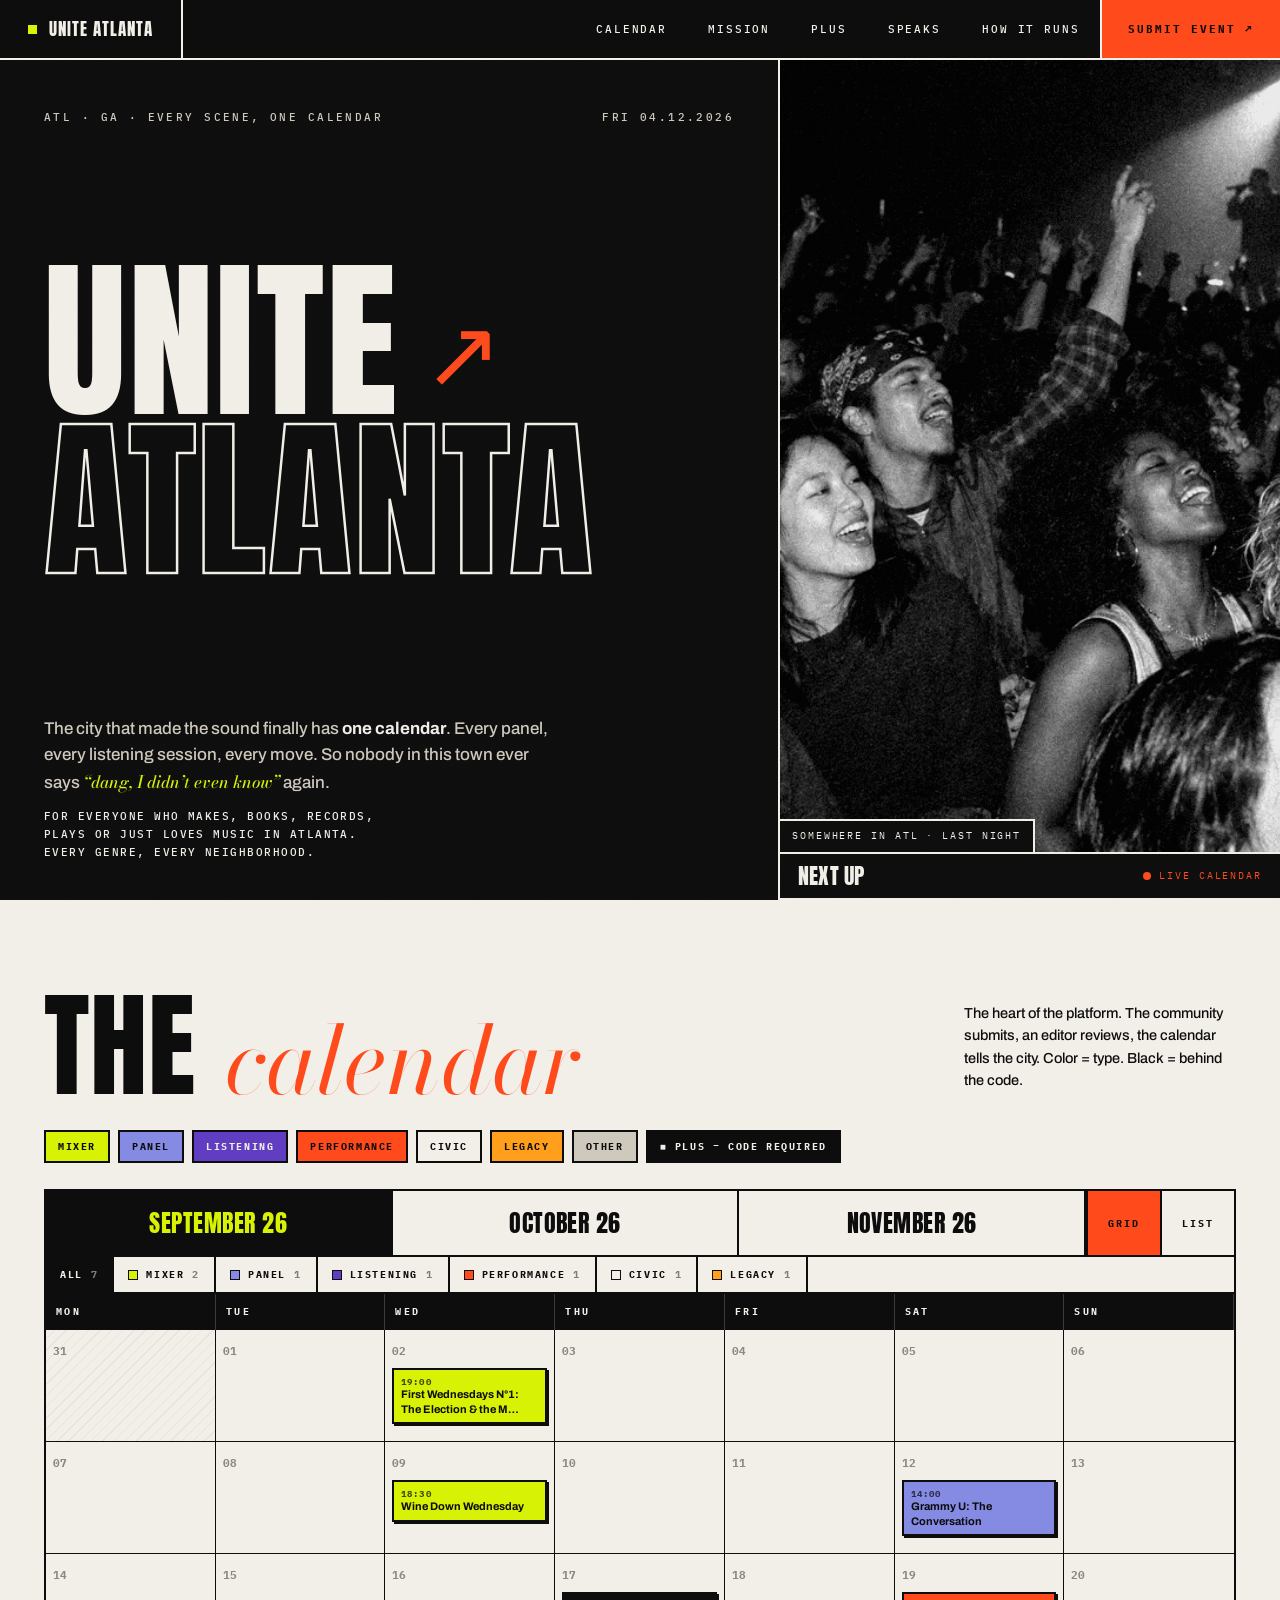
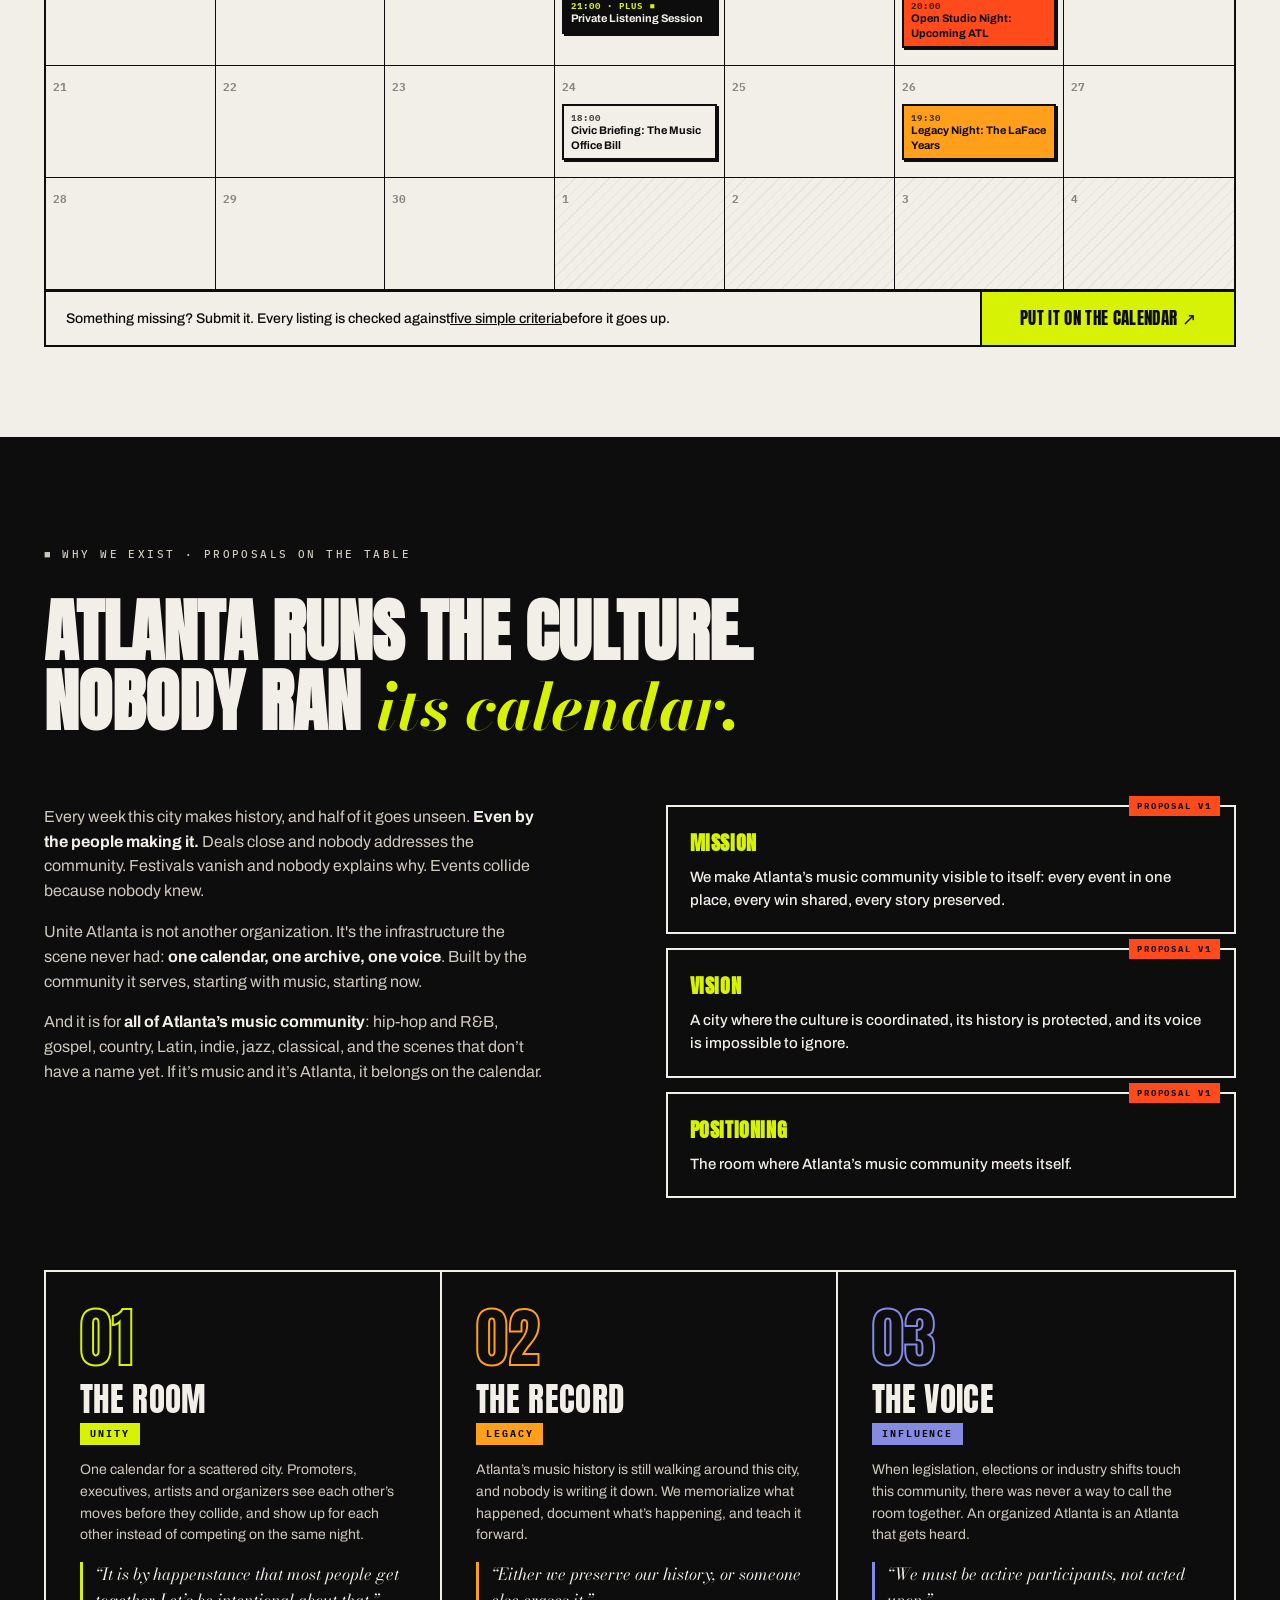
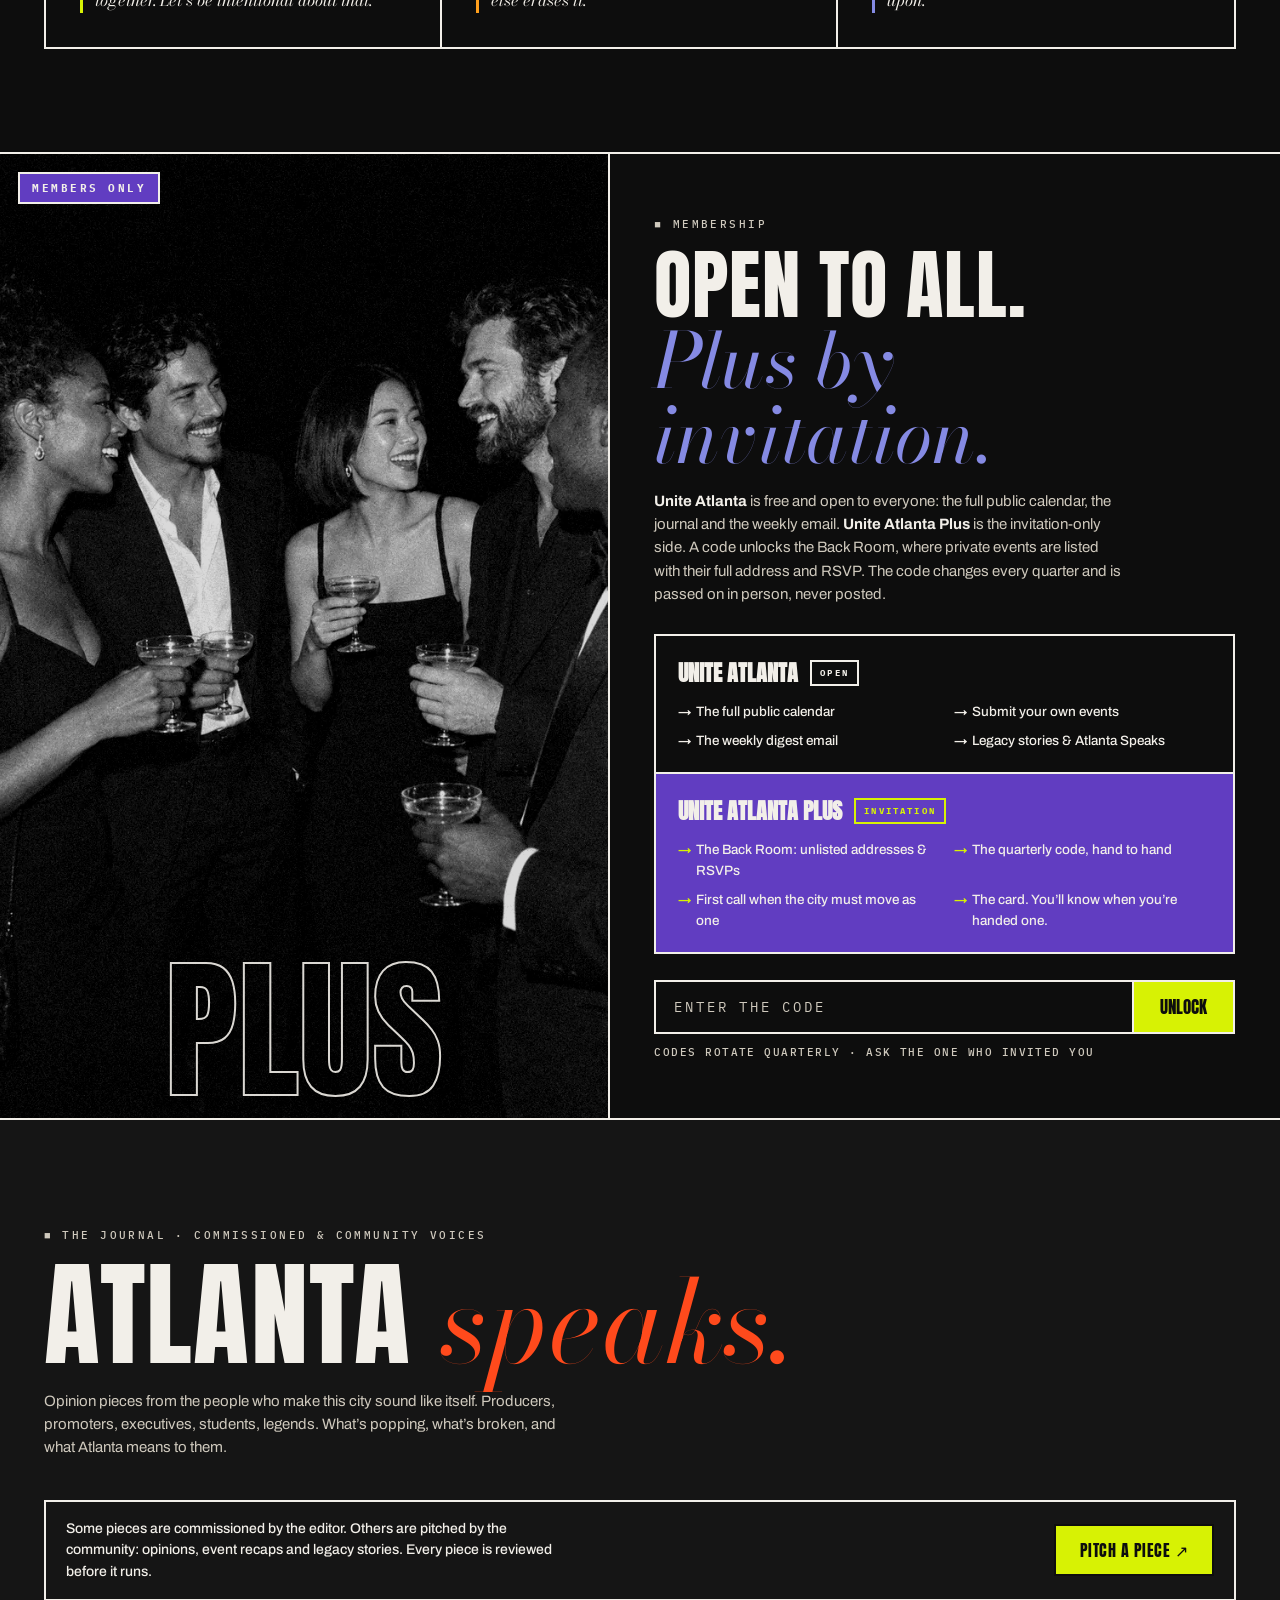
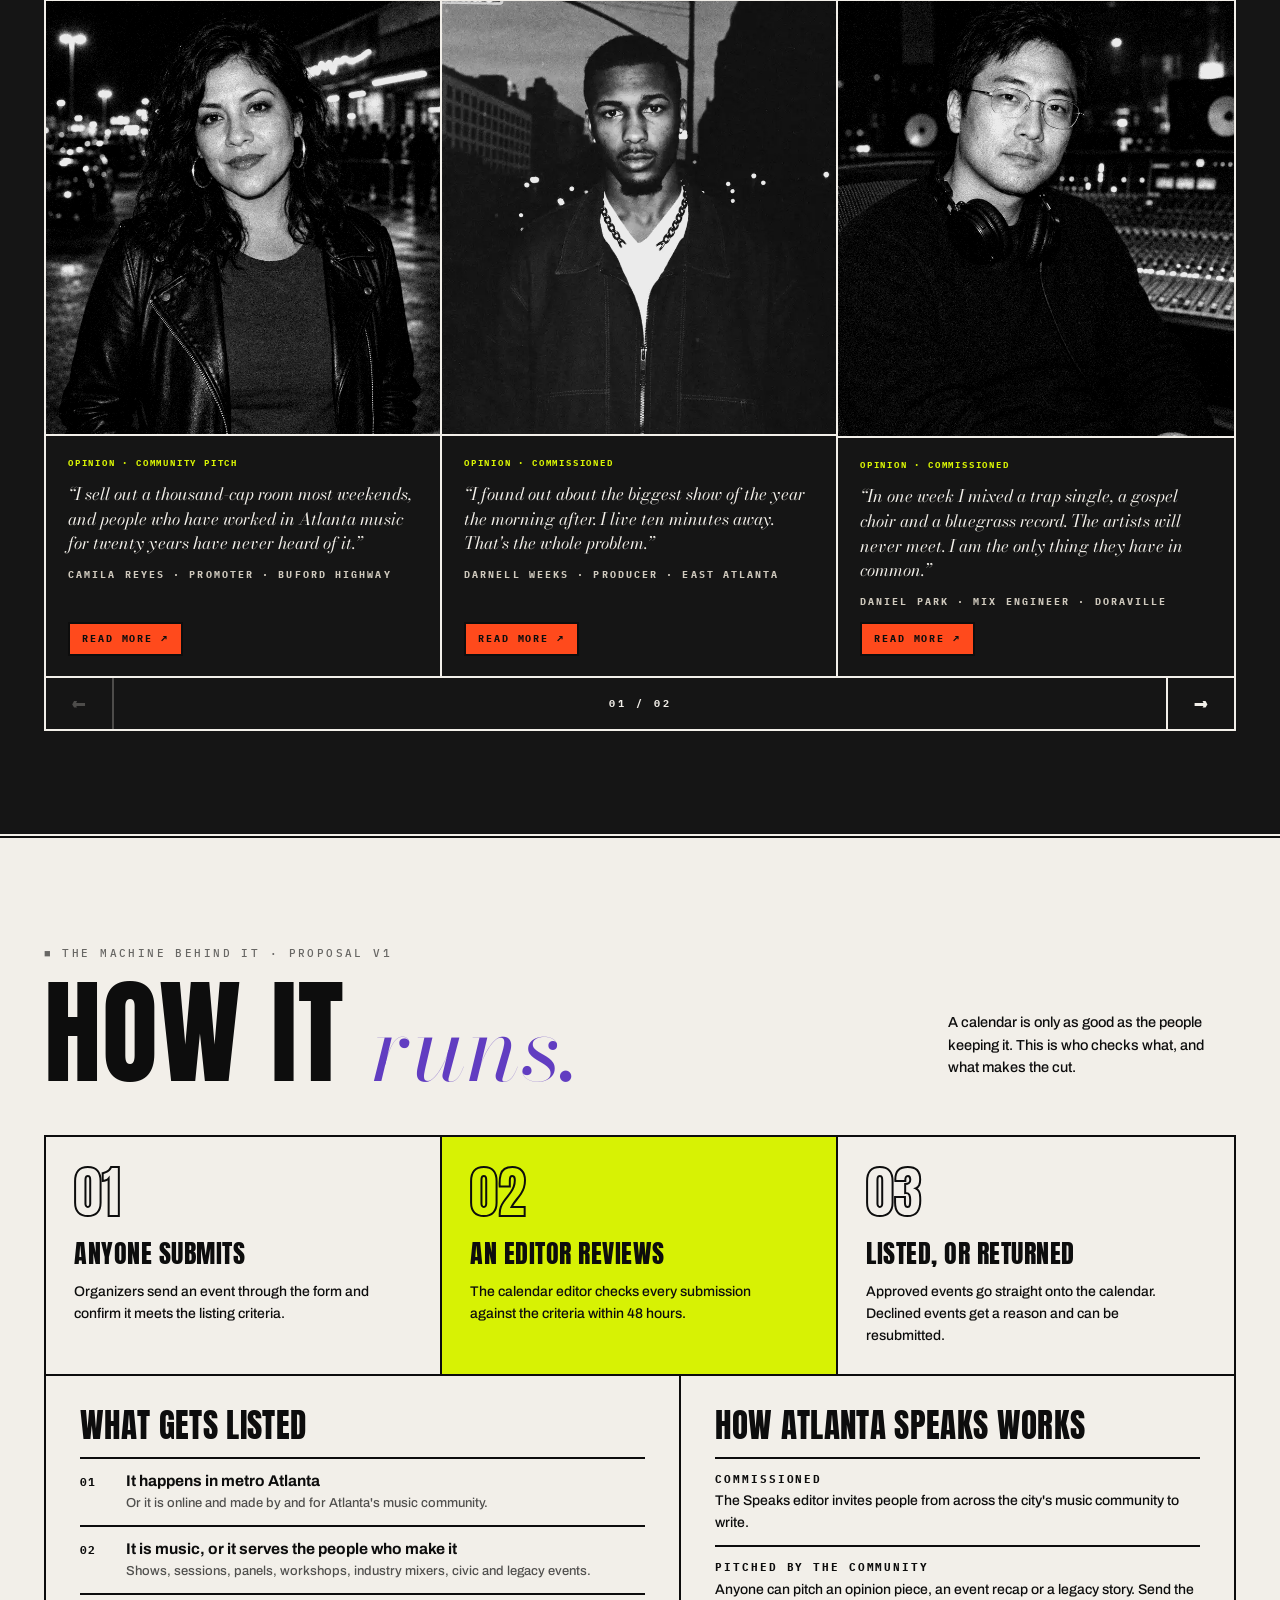
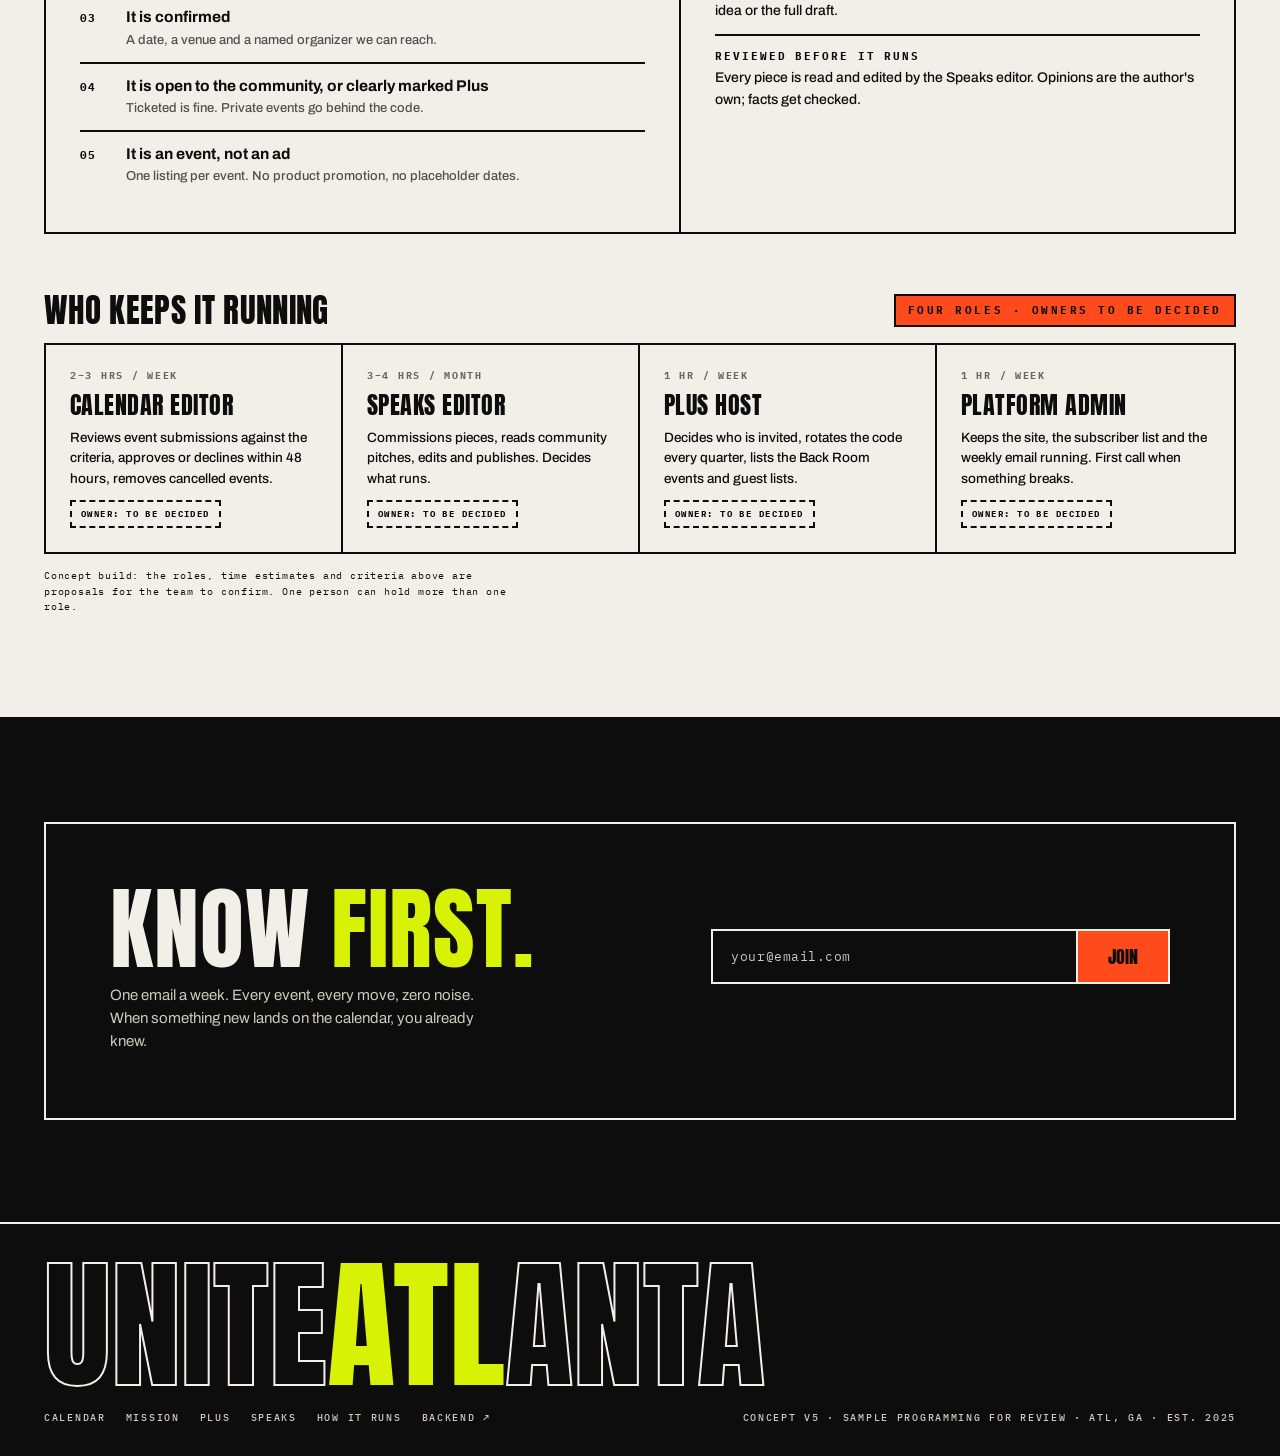
<file: index.html>
<!doctype html>
<html lang="en">
<head>
<meta charset="utf-8">
<meta name="viewport" content="width=device-width, initial-scale=1">
<title>Unite Atlanta</title>
<meta name="description" content="One calendar, one community, one voice for Atlanta's music scene.">
<link rel="icon" href="data:image/svg+xml,<svg xmlns=%22http://www.w3.org/2000/svg%22 viewBox=%220 0 100 100%22><rect width=%22100%22 height=%22100%22 fill=%22%230D0D0D%22/><text y=%2274%22 x=%2250%22 text-anchor=%22middle%22 font-family=%22Arial Black%22 font-size=%2260%22 fill=%22%23D7F204%22>UA</text></svg>">
<link rel="preconnect" href="https://fonts.googleapis.com">
<link rel="preconnect" href="https://fonts.gstatic.com" crossorigin>
<link rel="stylesheet" href="https://fonts.googleapis.com/css2?family=Anton&family=Archivo:ital,wght@0,400;0,500;0,700;0,900;1,400&family=Bodoni+Moda:ital,opsz,wght@0,6..96,400;0,6..96,700;1,6..96,400;1,6..96,600&family=IBM+Plex+Mono:wght@400;500;700&display=swap">
<link rel="stylesheet" href="/assets/styles.css">
</head>
<body>
<script src="/assets/data.js"></script>


<nav>
  <div class="nav-in">
    <a class="nav-brand" href="#top"><span class="dot"></span>Unite Atlanta<span class="plus-badge">PLUS</span></a>
    <div class="nav-links">
      <a href="#calendar">Calendar</a>
      <a href="#mission" class="hideable">Mission</a>
      <a href="#plus" class="hideable">Plus</a>
      <a href="#backroom" class="br-link">Back Room</a>
      <a href="#speaks" class="hideable">Speaks</a>
      <a href="#how" class="hideable">How it runs</a>
      <button class="nav-submit" onclick="openModal('submitModal')">Submit event ↗</button>
    </div>
  </div>
</nav>

<main id="top">

<header class="hero">
  <div class="hero-grid">
    <div class="hero-left">
      <div class="hero-topline">
        <span class="mono-tag">ATL · GA · Every scene, one calendar</span>
        <span class="mono-tag" id="todayStamp">FRI 28.08.2026</span>
      </div>
      <h1 class="masthead d-h">
        <span class="row"><span class="fill">UNITE</span><span class="arrow">↗</span></span>
        <span class="row"><span class="out">ATLANTA</span></span>
      </h1>
      <div>
        <p style="max-width:52ch;font-size:clamp(15px,1.4vw,17px);font-weight:500;color:var(--paper-dim)">
          The city that made the sound finally has <strong style="color:var(--paper)">one calendar</strong>.
          Every panel, every listening session, every move. So nobody in this town ever says
          <em class="serif-i" style="color:var(--lime)">&ldquo;dang, I didn&rsquo;t even know&rdquo;</em> again.
        </p>
        <p class="hero-for">For everyone who makes, books, records, plays or just loves music in Atlanta. Every genre, every neighborhood.</p>
      </div>
    </div>
    <div class="hero-right">
      <div class="hero-photo">
        <img src="/img/crowd.webp" alt="A mixed crowd at a concert in an Atlanta club, hands raised, black and white">
        <span class="cap">Somewhere in ATL · last night</span>
      </div>
      <div class="nextup">
        <div class="nextup-head">
          <span class="d-h">Next up</span>
          <span class="live"><i></i>Live calendar</span>
        </div>
        <div id="nextUpRows"></div>
      </div>
    </div>
  </div>
</header>

<section id="calendar">
  <div class="wrap">
    <div class="cal-head rv">
      <h2 class="d-h">The <span class="serif-i">calendar</span></h2>
      <p class="side">The heart of the platform. The community submits, an editor reviews, the calendar tells the city. Color = type. Black = behind the code.</p>
    </div>
    <div class="legend rv" id="legendBar"></div>
    <div class="cal-shell grid-mode rv" id="calShell">
      <div class="cal-toolbar">
        <div class="month-tabs" id="monthTabs"></div>
        <div class="view-toggle">
          <button id="vGrid" class="on">Grid</button>
          <button id="vList">List</button>
        </div>
      </div>
      <div class="filters" id="filterBar"></div>
      <div class="cal-grid-head"><div>Mon</div><div>Tue</div><div>Wed</div><div>Thu</div><div>Fri</div><div>Sat</div><div>Sun</div></div>
      <div class="cal-grid" id="calGrid"></div>
      <div class="cal-list" id="calList"></div>
      <div class="cal-empty" id="calEmpty">Nothing on the books. Yet.</div>
      <div class="cal-foot">
        <p>Something missing? Submit it. Every listing is checked against <a href="#how" style="text-decoration:underline">five simple criteria</a> before it goes up.</p>
        <button onclick="openModal('submitModal')">Put it on the calendar ↗</button>
      </div>
    </div>
  </div>
</section>

<section id="mission">
  <div class="wrap">
    <p class="mono-tag rv" style="color:var(--paper-dim)">■ Why we exist · proposals on the table</p>
    <h2 class="man-state rv">
      Atlanta runs the culture.<br>
      Nobody ran <span class="serif-i">its calendar.</span>
    </h2>
    <div class="man-body">
      <div class="man-copy rv">
        <p>Every week this city makes history, and half of it goes unseen. <strong>Even by the people making it.</strong> Deals close and nobody addresses the community. Festivals vanish and nobody explains why. Events collide because nobody knew.</p>
        <p>Unite Atlanta is not another organization. It's the infrastructure the scene never had: <strong>one calendar, one archive, one voice</strong>. Built by the community it serves, starting with music, starting now.</p>
        <p>And it is for <strong>all of Atlanta&rsquo;s music community</strong>: hip-hop and R&amp;B, gospel, country, Latin, indie, jazz, classical, and the scenes that don&rsquo;t have a name yet. If it&rsquo;s music and it&rsquo;s Atlanta, it belongs on the calendar.</p>
      </div>
      <div class="mv-stack rv">
        <div class="mv-card" data-v="Proposal v1">
          <h3>Mission</h3>
          <p>We make Atlanta&rsquo;s music community visible to itself: every event in one place, every win shared, every story preserved.</p>
        </div>
        <div class="mv-card" data-v="Proposal v1">
          <h3>Vision</h3>
          <p>A city where the culture is coordinated, its history is protected, and its voice is impossible to ignore.</p>
        </div>
        <div class="mv-card" data-v="Proposal v1">
          <h3>Positioning</h3>
          <p>The room where Atlanta&rsquo;s music community meets itself.</p>
        </div>
      </div>
    </div>
    <div class="pillars">
      <div class="pillar rv" style="--pc:var(--lime)">
        <div class="num">01</div>
        <h3 class="d-h">The Room</h3>
        <span class="tag">Unity</span>
        <p>One calendar for a scattered city. Promoters, executives, artists and organizers see each other&rsquo;s moves before they collide, and show up for each other instead of competing on the same night.</p>
        <blockquote>&ldquo;It is by happenstance that most people get together. Let&rsquo;s be intentional about that.&rdquo;</blockquote>
      </div>
      <div class="pillar rv" style="--pc:var(--amber)">
        <div class="num">02</div>
        <h3 class="d-h">The Record</h3>
        <span class="tag">Legacy</span>
        <p>Atlanta&rsquo;s music history is still walking around this city, and nobody is writing it down. We memorialize what happened, document what&rsquo;s happening, and teach it forward.</p>
        <blockquote>&ldquo;Either we preserve our history, or someone else erases it.&rdquo;</blockquote>
      </div>
      <div class="pillar rv" style="--pc:var(--peri)">
        <div class="num">03</div>
        <h3 class="d-h">The Voice</h3>
        <span class="tag">Influence</span>
        <p>When legislation, elections or industry shifts touch this community, there was never a way to call the room together. An organized Atlanta is an Atlanta that gets heard.</p>
        <blockquote>&ldquo;We must be active participants, not acted upon.&rdquo;</blockquote>
      </div>
    </div>
  </div>
</section>

<section id="plus">
  <div class="plus-grid">
    <div class="plus-photo">
      <img src="/img/plusroom.webp" alt="A group of music-industry friends talking at a private reception, black and white">
      <span class="stamp ph-tag">Members only</span>
      <div class="bigword">Plus</div>
    </div>
    <div class="plus-right">
      <p class="mono-tag" style="color:var(--paper-dim)">■ Membership</p>
      <h2 class="d-h" style="margin-top:14px">Open to all.<br><span class="serif-i">Plus by invitation.</span></h2>
      <p class="intro"><strong style="color:var(--paper)">Unite Atlanta</strong> is free and open to everyone: the full public calendar, the journal and the weekly email. <strong style="color:var(--paper)">Unite Atlanta Plus</strong> is the invitation-only side. A code unlocks the Back Room, where private events are listed with their full address and RSVP. The code changes every quarter and is passed on in person, never posted.</p>
      <div class="tiers">
        <div class="tier">
          <h3>Unite Atlanta <span class="stamp">Open</span></h3>
          <ul>
            <li>The full public calendar</li>
            <li>Submit your own events</li>
            <li>The weekly digest email</li>
            <li>Legacy stories &amp; Atlanta Speaks</li>
          </ul>
        </div>
        <div class="tier plus-tier">
          <h3>Unite Atlanta Plus <span class="stamp" style="color:var(--lime)">Invitation</span></h3>
          <ul>
            <li>The Back Room: unlisted addresses &amp; RSVPs</li>
            <li>The quarterly code, hand to hand</li>
            <li>First call when the city must move as one</li>
            <li>The card. You&rsquo;ll know when you&rsquo;re handed one.</li>
          </ul>
        </div>
      </div>
      <div class="code-zone">
        <form id="codeForm">
          <input id="codeInput" placeholder="ENTER THE CODE" autocomplete="off" aria-label="Plus access code">
          <button type="submit">Unlock</button>
        </form>
        <p class="code-msg" id="codeMsg">Codes rotate quarterly · ask the one who invited you</p>
      </div>
    </div>
  </div>
</section>

<section id="backroom">
  <div class="br-grid">
    <div class="br-left">
      <p class="mono-tag" style="color:rgba(242,239,233,.7)">■ Plus members only</p>
      <h2 class="d-h" style="margin-top:14px">The Back <span class="serif-i">Room.</span></h2>
      <p class="intro">You&rsquo;re in. These are the rooms that don&rsquo;t get posted: full addresses, door protocols and RSVPs, visible only behind the code. What happens here stays here, but what starts here moves the whole city.</p>
      <div class="br-events" id="brEvents"></div>
      <div class="br-meta">
        <span class="stamp">Code rotates: <span id="brRotates">01 OCT 2026</span></span>
        <span class="stamp">Concierge: plus@unite-atl.com</span>
      </div>
    </div>
    <div class="br-photo">
      <img src="/img/backroom.webp" alt="A mixed group at a private listening session in a dark lounge, black and white">
      <span class="cap">The listening, last quarter</span>
    </div>
  </div>
</section>

<section id="speaks">
  <div class="wrap">
    <p class="mono-tag rv" style="color:var(--paper-dim)">■ The journal · commissioned &amp; community voices</p>
    <h2 class="d-h rv" style="margin-top:14px">Atlanta <span class="serif-i">speaks.</span></h2>
    <p class="intro rv">Opinion pieces from the people who make this city sound like itself. Producers, promoters, executives, students, legends. What&rsquo;s popping, what&rsquo;s broken, and what Atlanta means to them.</p>
    <div class="speaks-how rv">
      <p>Some pieces are commissioned by the editor. Others are pitched by the community: opinions, event recaps and legacy stories. Every piece is reviewed before it runs.</p>
      <button class="btn-lime" onclick="openModal('pitchModal')">Pitch a piece ↗</button>
    </div>
    <div class="voices rv" id="voicesWrap"></div>
    <div class="speaks-pager" id="speaksPager" style="display:none"></div>
  </div>
</section>

<section id="how">
  <div class="wrap">
    <p class="mono-tag rv" style="opacity:.6">■ The machine behind it · proposal v1</p>
    <div class="how-head rv">
      <h2 class="d-h">How it <span class="serif-i">runs.</span></h2>
      <p class="side">A calendar is only as good as the people keeping it. This is who checks what, and what makes the cut.</p>
    </div>
    <div class="how-steps rv" id="howSteps"></div>
    <div class="how-grid">
      <div class="how-col rv">
        <h3 class="d-h">What gets listed</h3>
        <ol class="crit-list" id="howCriteria"></ol>
      </div>
      <div class="how-col rv">
        <h3 class="d-h">How Atlanta Speaks works</h3>
        <ul class="policy-list" id="howPolicy"></ul>
      </div>
    </div>
    <div class="roles-head rv">
      <h3 class="d-h">Who keeps it running</h3>
      <span class="stamp">Four roles · owners to be decided</span>
    </div>
    <div class="roles rv" id="howRoles"></div>
    <p class="how-note rv">Concept build: the roles, time estimates and criteria above are proposals for the team to confirm. One person can hold more than one role.</p>
  </div>
</section>

<section id="join">
  <div class="wrap">
    <div class="join-box rv">
      <div class="join-in">
        <div>
          <h2 class="d-h">Know <span class="lime">first.</span></h2>
          <p class="sub">One email a week. Every event, every move, zero noise. When something new lands on the calendar, you already knew.</p>
        </div>
        <div class="join-form">
          <form id="mailForm">
            <input id="mailInput" type="email" required placeholder="your@email.com" aria-label="Email address">
            <button type="submit">Join</button>
          </form>
          <p class="done" id="mailDone"></p>
        </div>
      </div>
    </div>
  </div>
</section>

</main>

<footer>
  <div class="foot-mast" aria-hidden="true">UNITE<em>ATL</em>ANTA</div>
  <div class="foot-bar">
    <div class="fl">
      <a href="#calendar">Calendar</a><a href="#mission">Mission</a><a href="#plus">Plus</a><a href="#speaks">Speaks</a><a href="#how">How it runs</a>
      <a href="/admin">Backend ↗</a>
    </div>
    <p>Concept v5 · sample programming for review · ATL, GA · est. 2025</p>
  </div>
</footer>



<div class="modal-bg" id="eventModal" role="dialog" aria-modal="true">
  <div class="modal">
    <button class="x" onclick="closeModal('eventModal')" aria-label="Close">✕</button>
    <div id="eventModalBody"></div>
  </div>
</div>

<div class="modal-bg article-modal" id="articleModal" role="dialog" aria-modal="true">
  <div class="modal">
    <button class="x" onclick="closeModal('articleModal')" aria-label="Close">✕</button>
    <div id="articleModalBody"></div>
  </div>
</div>

<div class="modal-bg" id="submitModal" role="dialog" aria-modal="true">
  <div class="modal">
    <button class="x" onclick="closeModal('submitModal')" aria-label="Close">✕</button>
    <p class="m-cat"><span>Submit an event</span></p>
    <h3>Put your move on the city&rsquo;s calendar.</h3>
    <p class="m-desc">Every submission is reviewed by the calendar editor before it is listed. Choose Plus if the address should stay behind the code.</p>
    <div class="crit-box">
      <p class="crit-h">What gets listed</p>
      <ol id="submitCriteria"></ol>
    </div>
    <form id="submitForm">
      <div class="row">
        <label>Your name<input required name="name"></label>
        <label>Email<input required type="email" name="email"></label>
      </div>
      <label>Organizer or organization<input required name="org" placeholder="Who is putting this on?"></label>
      <label>Event title<input required name="title"></label>
      <div class="row">
        <label>Date<input required type="date" name="date" id="subDate"></label>
        <label>Start time<input required type="time" name="time" value="19:00"></label>
      </div>
      <label>Venue<input required name="venue"></label>
      <div class="row">
        <label>Type<select name="type"><option value="mixer">Mixer</option><option value="panel">Panel</option><option value="listening">Listening session</option><option value="performance">Performance</option><option value="civic">Civic</option><option value="legacy">Legacy</option><option value="other">Other</option></select></label>
        <label>Listing<select name="tier"><option value="open">Open · everyone</option><option value="plus">Plus · code required</option></select></label>
      </div>
      <label>Event social link<input type="url" name="social" placeholder="https://instagram.com/yourevent"></label>
      <label>Flyer / image<input type="file" id="subImg" accept="image/*"></label>
      <div class="up-preview" id="upPreview"><img id="upPreviewImg" alt="Upload preview"></div>
      <label>Tell us about it<textarea rows="3" name="desc"></textarea></label>
      <label class="check"><input type="checkbox" required name="confirm"><span>This event is confirmed and meets the listing criteria above.</span></label>
      <button class="btn-ink" type="submit" id="subBtn">Send for review ↗</button>
    </form>
    <div class="form-done" id="submitDone">
      <p>Received.</p>
      <small id="submitDoneNote">The team reviews &amp; publishes within 48 hours</small>
    </div>
  </div>
</div>

<div class="modal-bg" id="pitchModal" role="dialog" aria-modal="true">
  <div class="modal">
    <button class="x" onclick="closeModal('pitchModal')" aria-label="Close">✕</button>
    <p class="m-cat"><span>Atlanta Speaks</span><span>Pitch a piece</span></p>
    <h3>Say it to the whole city.</h3>
    <p class="m-desc">Send an idea or a full draft. The Speaks editor reads every pitch and replies either way. Opinion pieces, event recaps and legacy stories, 500 to 900 words.</p>
    <form id="pitchForm">
      <div class="row">
        <label>Your name<input required name="name"></label>
        <label>Email<input required type="email" name="email"></label>
      </div>
      <div class="row">
        <label>What you do · where<input required name="role" placeholder="DJ · West End"></label>
        <label>Type<select name="kind"><option>Opinion</option><option>Event recap</option><option>Legacy story</option></select></label>
      </div>
      <label>Working title<input required name="title"></label>
      <label>The pitch, or the full draft<textarea required rows="5" name="pitch"></textarea></label>
      <label>Link to your work (optional)<input type="url" name="link" placeholder="https://"></label>
      <button class="btn-ink" type="submit">Send to the editor ↗</button>
    </form>
    <div class="form-done" id="pitchDone">
      <p>Received.</p>
      <small>The Speaks editor replies within two weeks</small>
    </div>
  </div>
</div>

<script src="/assets/site.js"></script>
</body>
</html>
</file>
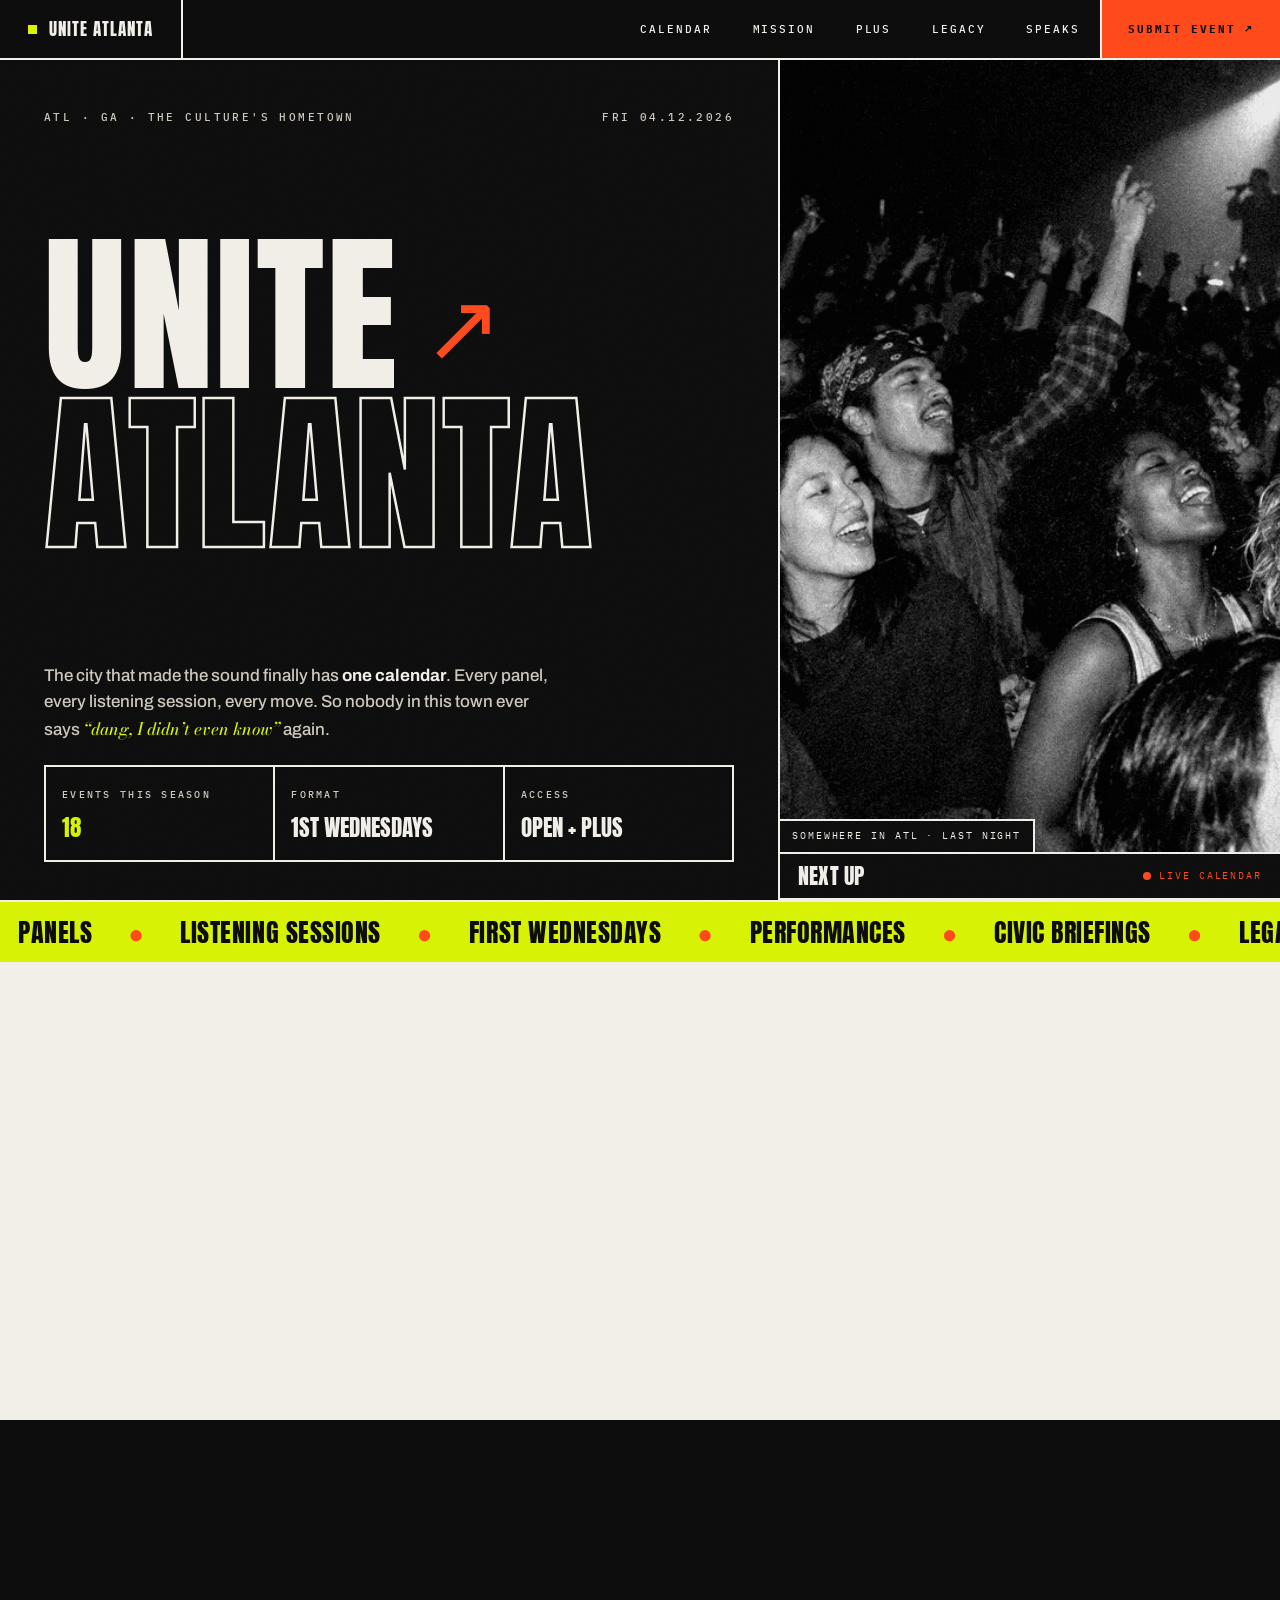
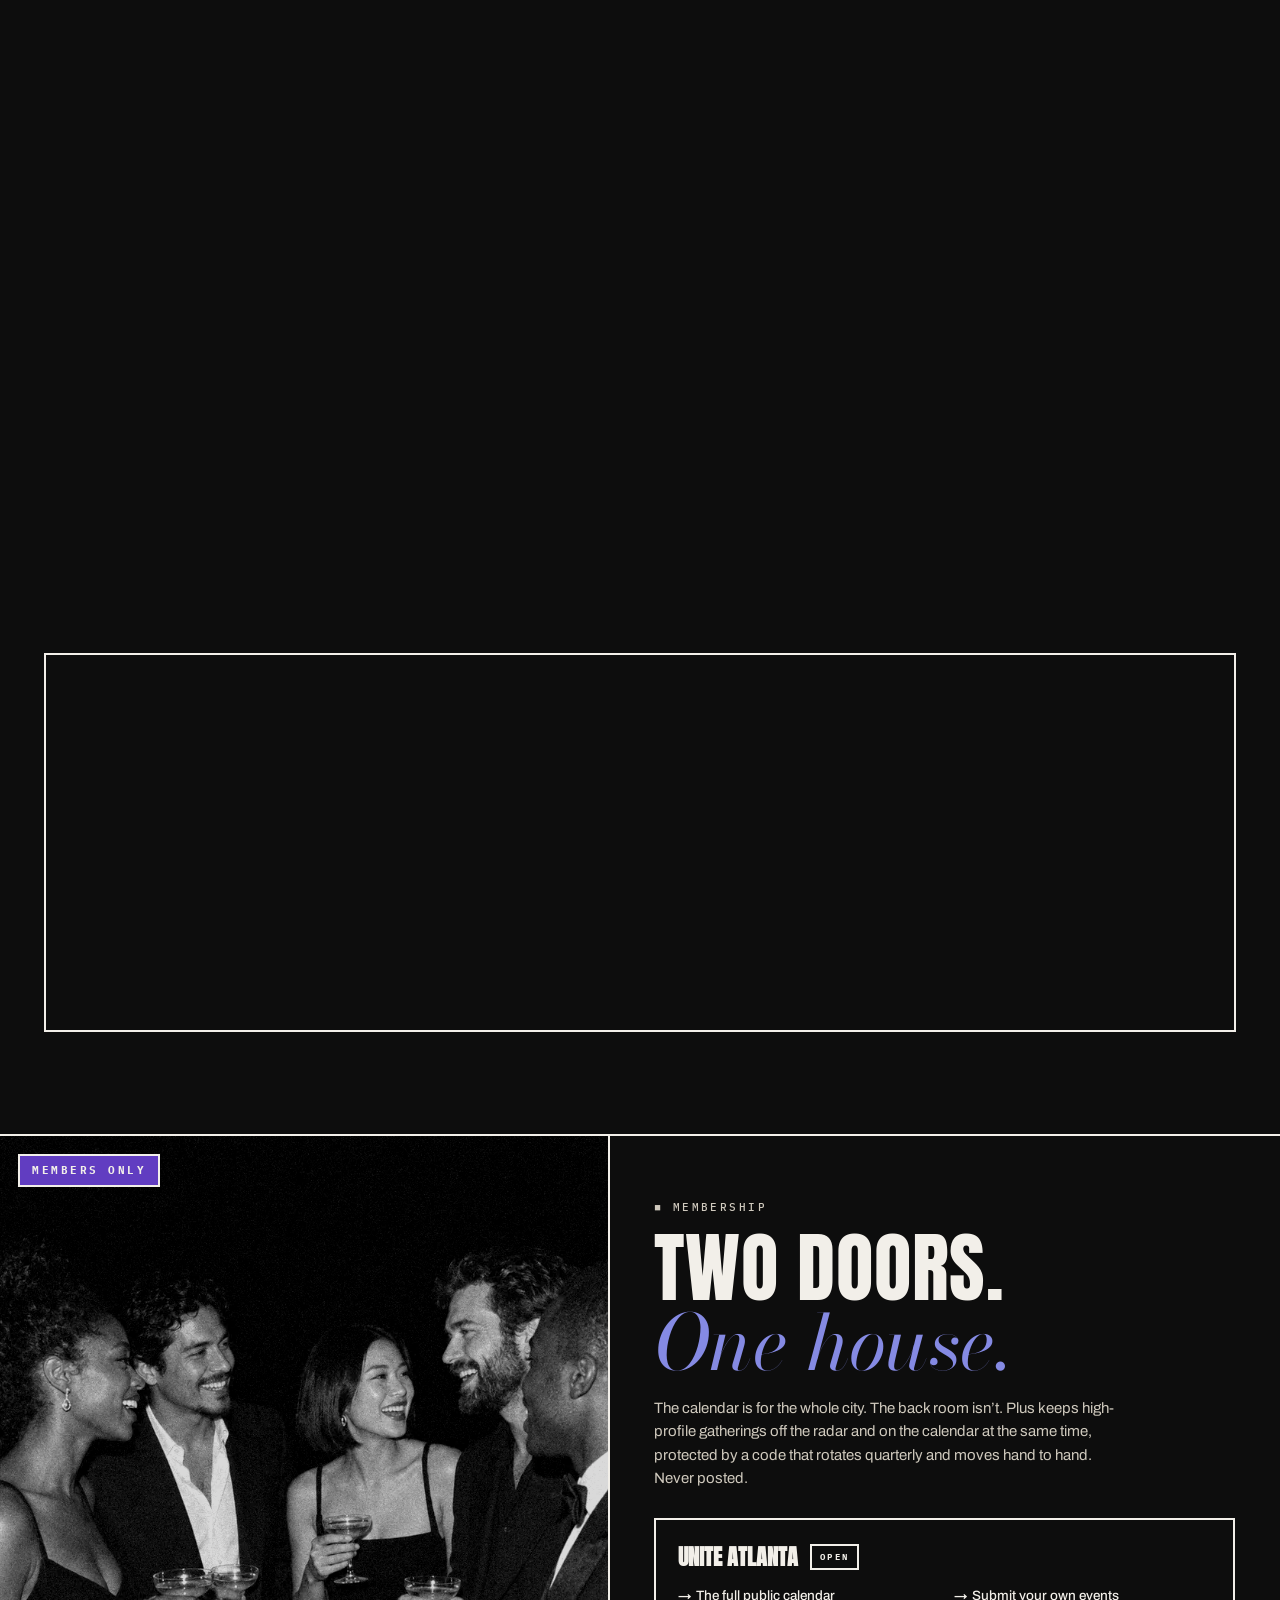
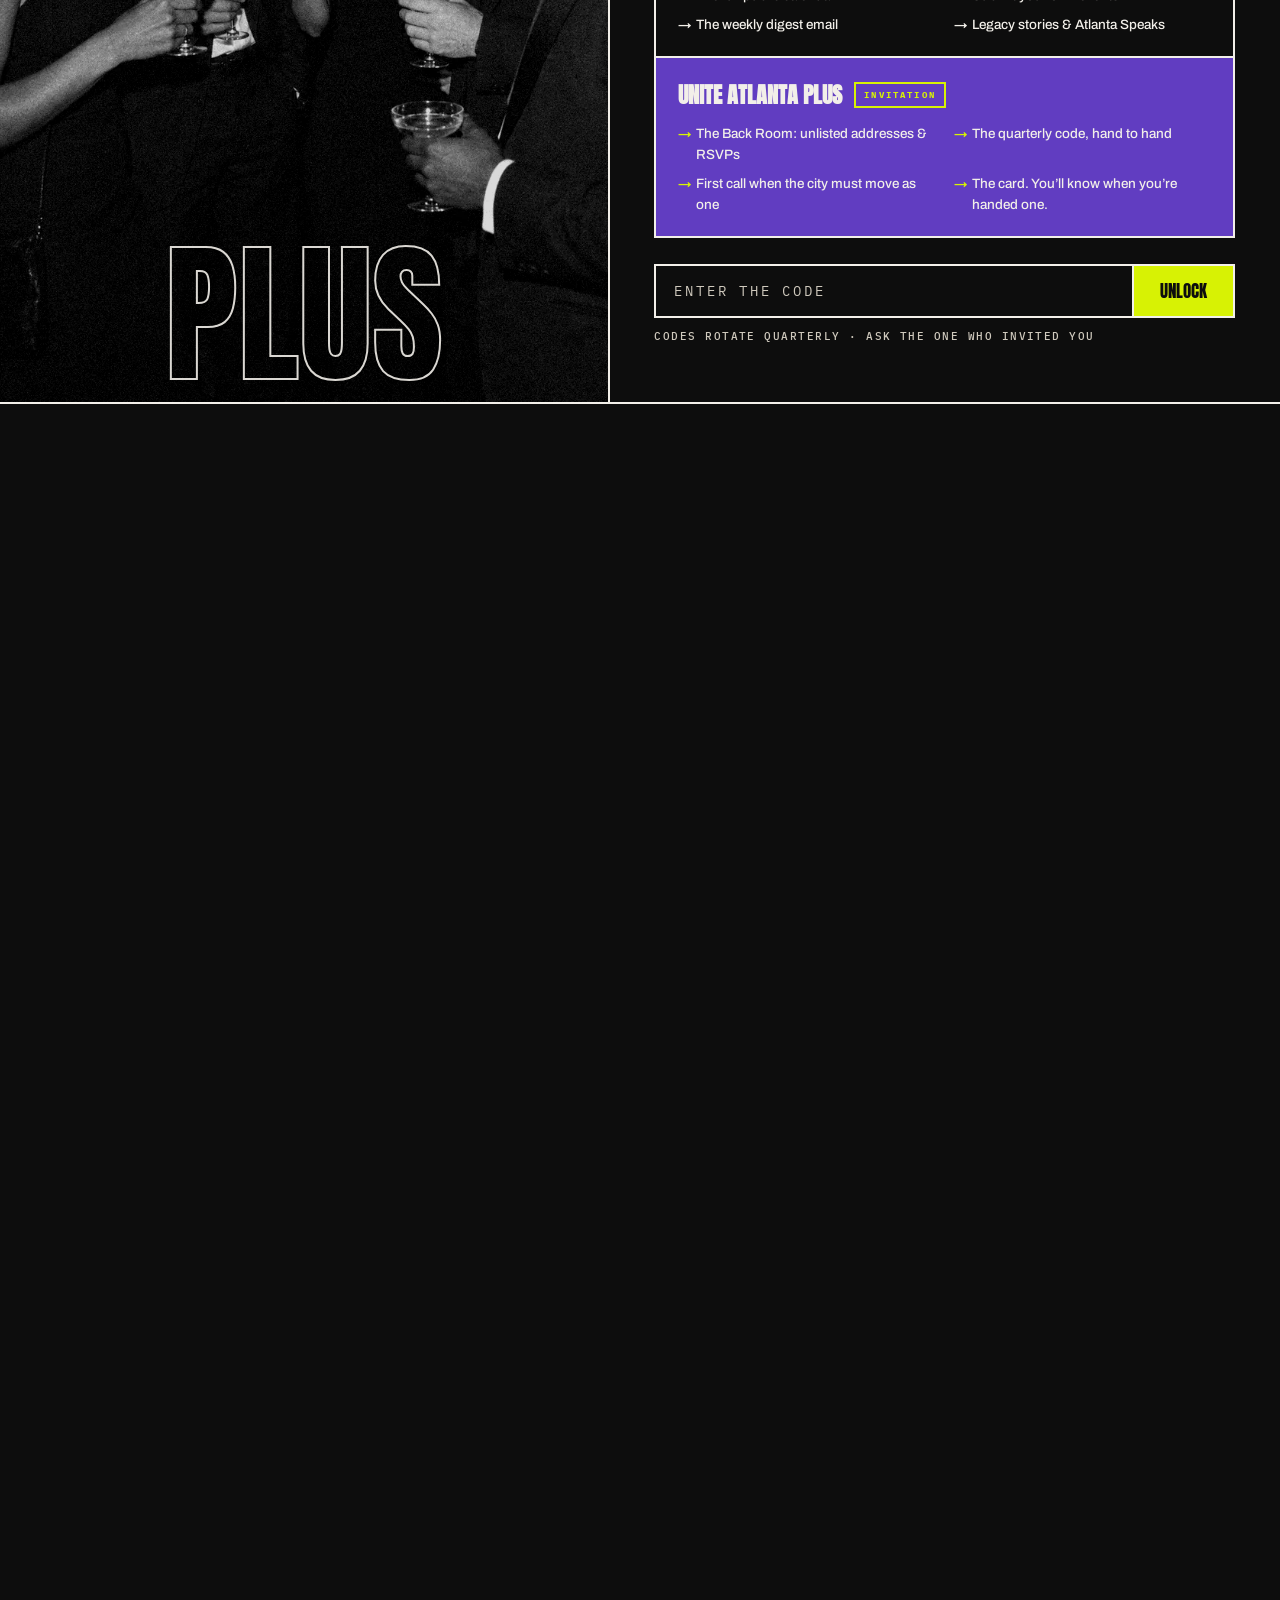
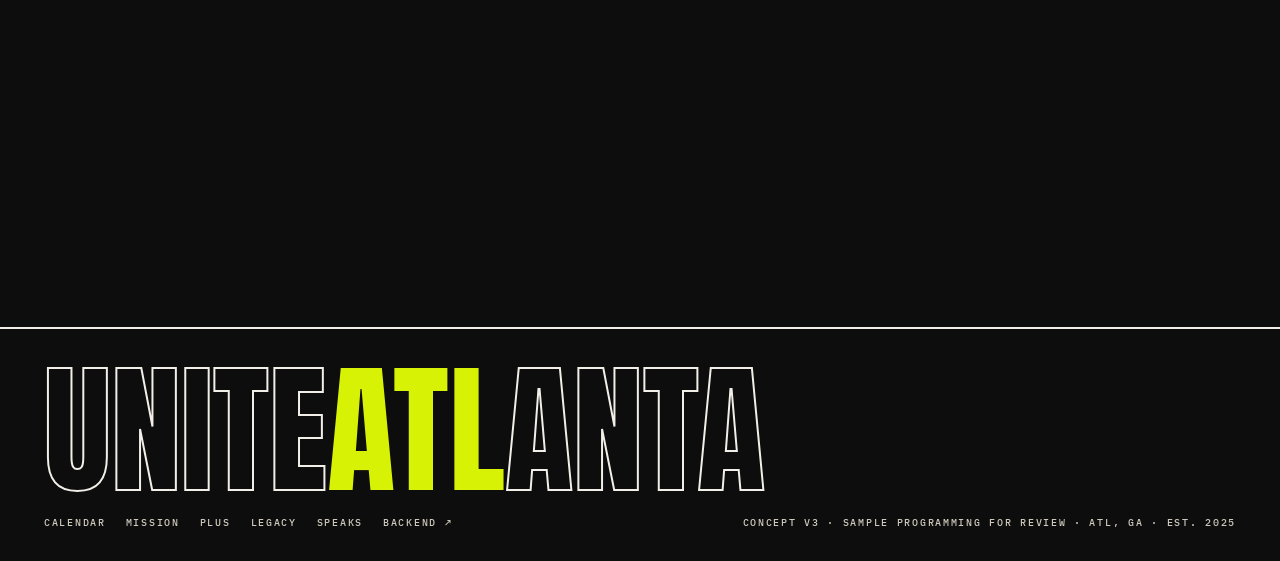
<file: site/index.html>
<!doctype html>
<html lang="en">
<head>
<meta charset="utf-8">
<meta name="viewport" content="width=device-width, initial-scale=1">
<title>Unite Atlanta</title>
<meta name="description" content="One calendar, one community, one voice for Atlanta's music scene.">
<link rel="icon" href="data:image/svg+xml,<svg xmlns=%22http://www.w3.org/2000/svg%22 viewBox=%220 0 100 100%22><rect width=%22100%22 height=%22100%22 fill=%22%230D0D0D%22/><text y=%2274%22 x=%2250%22 text-anchor=%22middle%22 font-family=%22Arial Black%22 font-size=%2260%22 fill=%22%23D7F204%22>UA</text></svg>">
<link rel="preconnect" href="https://fonts.googleapis.com">
<link rel="preconnect" href="https://fonts.gstatic.com" crossorigin>
<link rel="stylesheet" href="https://fonts.googleapis.com/css2?family=Anton&family=Archivo:ital,wght@0,400;0,500;0,700;0,900;1,400&family=Bodoni+Moda:ital,opsz,wght@0,6..96,400;0,6..96,700;1,6..96,400;1,6..96,600&family=IBM+Plex+Mono:wght@400;500;700&display=swap">
<link rel="stylesheet" href="/assets/styles.css">
</head>
<body>
<script src="/assets/data.js"></script>


<nav>
  <div class="nav-in">
    <a class="nav-brand" href="#top"><span class="dot"></span>Unite Atlanta<span class="plus-badge">PLUS</span></a>
    <div class="nav-links">
      <a href="#calendar">Calendar</a>
      <a href="#mission" class="hideable">Mission</a>
      <a href="#plus" class="hideable">Plus</a>
      <a href="#backroom" class="br-link">Back Room</a>
      <a href="#legacy" class="hideable">Legacy</a>
      <a href="#speaks" class="hideable">Speaks</a>
      <button class="nav-submit" onclick="openModal('submitModal')">Submit event ↗</button>
    </div>
  </div>
</nav>

<main id="top">

<header class="hero">
  <div class="hero-grid">
    <div class="hero-left">
      <div class="hero-topline">
        <span class="mono-tag">ATL · GA · The culture's hometown</span>
        <span class="mono-tag" id="todayStamp">FRI 28.08.2026</span>
      </div>
      <h1 class="masthead d-h">
        <span class="row"><span class="fill">UNITE</span><span class="arrow">↗</span></span>
        <span class="row"><span class="out">ATLANTA</span></span>
      </h1>
      <div>
        <p style="max-width:52ch;font-size:clamp(15px,1.4vw,17px);font-weight:500;color:var(--paper-dim)">
          The city that made the sound finally has <strong style="color:var(--paper)">one calendar</strong>.
          Every panel, every listening session, every move. So nobody in this town ever says
          <em class="serif-i" style="color:var(--lime)">&ldquo;dang, I didn&rsquo;t even know&rdquo;</em> again.
        </p>
        <div class="hero-state" style="margin-top:22px">
          <div><span class="k">Events this season</span><div class="v lm" id="statEvents">18</div></div>
          <div><span class="k">Format</span><div class="v">1st Wednesdays</div></div>
          <div><span class="k">Access</span><div class="v">Open + Plus</div></div>
        </div>
      </div>
    </div>
    <div class="hero-right">
      <div class="hero-photo">
        <img src="/img/crowd.webp" alt="Concert crowd in an Atlanta club, hands raised, black and white">
        <span class="cap">Somewhere in ATL · last night</span>
      </div>
      <div class="nextup">
        <div class="nextup-head">
          <span class="d-h">Next up</span>
          <span class="live"><i></i>Live calendar</span>
        </div>
        <div id="nextUpRows"></div>
      </div>
    </div>
  </div>
</header>

<div class="marquee" aria-hidden="true">
  <div class="marquee-track" id="marqueeTrack">
    <span>Panels<i>●</i></span><span>Listening sessions<i>●</i></span><span>First Wednesdays<i>●</i></span><span>Performances<i>●</i></span><span>Civic briefings<i>●</i></span><span>Legacy nights<i>●</i></span><span>Wine Down Wednesday<i>●</i></span><span>Black Music Week<i>●</i></span>
  </div>
</div>

<section id="calendar">
  <div class="wrap">
    <div class="cal-head rv">
      <h2 class="d-h">The <span class="serif-i">calendar</span></h2>
      <p class="side">The heart of the platform. The community submits, the calendar tells the city. Color = type. Black = behind the code.</p>
    </div>
    <div class="legend rv" id="legendBar"></div>
    <div class="cal-shell grid-mode rv" id="calShell">
      <div class="cal-toolbar">
        <div class="month-tabs" id="monthTabs"></div>
        <div class="view-toggle">
          <button id="vGrid" class="on">Grid</button>
          <button id="vList">List</button>
        </div>
      </div>
      <div class="filters" id="filterBar"></div>
      <div class="cal-grid-head"><div>Mon</div><div>Tue</div><div>Wed</div><div>Thu</div><div>Fri</div><div>Sat</div><div>Sun</div></div>
      <div class="cal-grid" id="calGrid"></div>
      <div class="cal-list" id="calList"></div>
      <div class="cal-empty" id="calEmpty">Nothing on the books. Yet.</div>
      <div class="cal-foot">
        <p>Something missing? That's literally the problem we exist to solve.</p>
        <button onclick="openModal('submitModal')">Put it on the calendar ↗</button>
      </div>
    </div>
  </div>
</section>

<section id="mission">
  <div class="wrap">
    <p class="mono-tag rv" style="color:var(--paper-dim)">■ Why we exist · proposals on the table</p>
    <h2 class="man-state rv">
      Atlanta runs the culture.<br>
      Nobody ran <span class="serif-i">its calendar.</span>
    </h2>
    <div class="man-body">
      <div class="man-copy rv">
        <p>Every week this city makes history, and half of it goes unseen. <strong>Even by the people making it.</strong> Deals close and nobody addresses the community. Festivals vanish and nobody explains why. Events collide because nobody knew.</p>
        <p>Unite Atlanta is not another organization. It's the infrastructure the scene never had: <strong>one calendar, one archive, one voice</strong>. Built by the community it serves, starting with music, starting now.</p>
      </div>
      <div class="mv-stack rv">
        <div class="mv-card" data-v="Proposal v1">
          <h3>Mission</h3>
          <p>We make Atlanta&rsquo;s music community visible to itself: every event in one place, every win shared, every story preserved.</p>
        </div>
        <div class="mv-card" data-v="Proposal v1">
          <h3>Vision</h3>
          <p>A city where the culture is coordinated, its history is protected, and its voice is impossible to ignore.</p>
        </div>
        <div class="mv-card" data-v="Proposal v1">
          <h3>Positioning</h3>
          <p>The room where Atlanta&rsquo;s music community meets itself.</p>
        </div>
      </div>
    </div>
    <div class="pillars">
      <div class="pillar rv" style="--pc:var(--lime)">
        <div class="num">01</div>
        <h3 class="d-h">The Room</h3>
        <span class="tag">Unity</span>
        <p>One calendar for a scattered city. Promoters, executives, artists and organizers see each other&rsquo;s moves before they collide, and show up for each other instead of competing on the same night.</p>
        <blockquote>&ldquo;It is by happenstance that most people get together. Let&rsquo;s be intentional about that.&rdquo;</blockquote>
      </div>
      <div class="pillar rv" style="--pc:var(--amber)">
        <div class="num">02</div>
        <h3 class="d-h">The Record</h3>
        <span class="tag">Legacy</span>
        <p>Atlanta&rsquo;s music history is still walking around this city, and nobody is writing it down. We memorialize what happened, document what&rsquo;s happening, and teach it forward.</p>
        <blockquote>&ldquo;Either we preserve our history, or someone else erases it.&rdquo;</blockquote>
      </div>
      <div class="pillar rv" style="--pc:var(--peri)">
        <div class="num">03</div>
        <h3 class="d-h">The Voice</h3>
        <span class="tag">Influence</span>
        <p>When legislation, elections or industry shifts touch this community, there was never a way to call the room together. An organized Atlanta is an Atlanta that gets heard.</p>
        <blockquote>&ldquo;We must be active participants, not acted upon.&rdquo;</blockquote>
      </div>
    </div>
  </div>
</section>

<section id="plus">
  <div class="plus-grid">
    <div class="plus-photo">
      <img src="/img/plusroom.webp" alt="Dim private listening session, black and white">
      <span class="stamp ph-tag">Members only</span>
      <div class="bigword">Plus</div>
    </div>
    <div class="plus-right">
      <p class="mono-tag" style="color:var(--paper-dim)">■ Membership</p>
      <h2 class="d-h" style="margin-top:14px">Two doors.<br><span class="serif-i">One house.</span></h2>
      <p class="intro">The calendar is for the whole city. The back room isn&rsquo;t. Plus keeps high-profile gatherings off the radar and on the calendar at the same time, protected by a code that rotates quarterly and moves hand to hand. Never posted.</p>
      <div class="tiers">
        <div class="tier">
          <h3>Unite Atlanta <span class="stamp">Open</span></h3>
          <ul>
            <li>The full public calendar</li>
            <li>Submit your own events</li>
            <li>The weekly digest email</li>
            <li>Legacy stories &amp; Atlanta Speaks</li>
          </ul>
        </div>
        <div class="tier plus-tier">
          <h3>Unite Atlanta Plus <span class="stamp" style="color:var(--lime)">Invitation</span></h3>
          <ul>
            <li>The Back Room: unlisted addresses &amp; RSVPs</li>
            <li>The quarterly code, hand to hand</li>
            <li>First call when the city must move as one</li>
            <li>The card. You&rsquo;ll know when you&rsquo;re handed one.</li>
          </ul>
        </div>
      </div>
      <div class="code-zone">
        <form id="codeForm">
          <input id="codeInput" placeholder="ENTER THE CODE" autocomplete="off" aria-label="Plus access code">
          <button type="submit">Unlock</button>
        </form>
        <p class="code-msg" id="codeMsg">Codes rotate quarterly · ask the one who invited you</p>
      </div>
    </div>
  </div>
</section>

<section id="backroom">
  <div class="br-grid">
    <div class="br-left">
      <p class="mono-tag" style="color:rgba(242,239,233,.7)">■ Plus members only</p>
      <h2 class="d-h" style="margin-top:14px">The Back <span class="serif-i">Room.</span></h2>
      <p class="intro">You&rsquo;re in. These are the rooms that don&rsquo;t get posted: full addresses, door protocols and RSVPs, visible only behind the code. What happens here stays here, but what starts here moves the whole city.</p>
      <div class="br-events" id="brEvents"></div>
      <div class="br-meta">
        <span class="stamp">Code rotates: <span id="brRotates">01 OCT 2026</span></span>
        <span class="stamp">Concierge: plus@unite-atl.com</span>
      </div>
    </div>
    <div class="br-photo">
      <img src="/img/backroom.webp" alt="Intimate listening session in a dark lounge, black and white">
      <span class="cap">The listening, last quarter</span>
    </div>
  </div>
</section>

<section id="legacy">
  <div class="wrap">
    <div class="head rv">
      <p class="mono-tag" style="color:var(--paper-dim)">■ The record</p>
      <h2 class="d-h" style="margin-top:14px">This city has receipts.<br><span class="serif-i">Somebody has to keep them.</span></h2>
      <p>Atlanta&rsquo;s rise wasn&rsquo;t an accident. It was built, mayor by mayor, label by label, record by record. Most of the people who built it are still here. The archive starts while they can still tell it themselves.</p>
    </div>
    <div class="legacy-strip rv">
      <div class="lph"><img src="/img/vinyl.webp" alt="Hands digging through a crate of vinyl records"><span class="stamp ph-tag">The archive</span></div>
      <div class="lph"><img src="/img/studio.webp" alt="Producer at an analog mixing console in a dark studio"><span class="stamp ph-tag">The craft</span></div>
    </div>
    <div class="timeline">
      <div class="t-row rv"><div class="yr">1973</div><div><h3>The political soil</h3><p>Maynard Jackson is elected mayor. With Andrew Young after him, a generation of Black political leadership builds the ground the culture would grow from.</p></div></div>
      <div class="t-row rv"><div class="yr">1989</div><div><h3>The industry moves south</h3><p>L.A. Reid and Babyface set up LaFace Records in Atlanta. TLC, Toni Braxton, Usher, OutKast. The city stops sending talent away and starts signing it at home.</p></div></div>
      <div class="t-row rv"><div class="yr">1993</div><div><h3>So So Def &amp; the home team</h3><p>Jermaine Dupri makes Atlanta a headquarters, not a stopover. A city of studios, writers and producers becomes an economy of its own.</p></div></div>
      <div class="t-row rv"><div class="yr">1994</div><div><h3>The South got something to say</h3><p>OutKast and the Dungeon Family put Atlanta&rsquo;s voice on the national record and dare the industry to ignore it. It never could again.</p></div></div>
      <div class="t-row rv"><div class="yr">2000s</div><div><h3>The center of gravity</h3><p>Crunk, snap, trap. For two decades running, the sound of American popular music gets made, broken and rewritten in Atlanta.</p></div></div>
      <div class="t-row rv"><div class="yr">2013</div><div><h3>The new machine</h3><p>Quality Control is founded. Proof that Atlanta doesn&rsquo;t just make artists, it builds the companies behind them.</p></div></div>
      <div class="t-row rv"><div class="yr">NOW</div><div><h3>The unwritten chapter</h3><p>Black Music Week. First Wednesdays. A community learning to move as one. The next entry in the record is the one we organize together.</p></div></div>
    </div>
  </div>
</section>

<section id="speaks">
  <div class="wrap">
    <p class="mono-tag rv" style="color:var(--paper-dim)">■ The journal · new voices weekly</p>
    <h2 class="d-h rv" style="margin-top:14px">Atlanta <span class="serif-i">speaks.</span></h2>
    <p class="intro rv">Opinion pieces from the people who make this city sound like itself. Producers, promoters, executives, students, legends. What&rsquo;s popping, what&rsquo;s broken, and what Atlanta means to them.</p>
    <div class="voices rv" id="voicesWrap"></div>
  </div>
</section>

<section id="join">
  <div class="wrap">
    <div class="join-box rv">
      <div class="join-in">
        <div>
          <h2 class="d-h">Know <span class="lime">first.</span></h2>
          <p class="sub">One email a week. Every event, every move, zero noise. When something new lands on the calendar, you already knew.</p>
        </div>
        <div class="join-form">
          <form id="mailForm">
            <input id="mailInput" type="email" required placeholder="your@email.com" aria-label="Email address">
            <button type="submit">Join</button>
          </form>
          <p class="done" id="mailDone"></p>
        </div>
      </div>
    </div>
  </div>
</section>

</main>

<footer>
  <div class="foot-mast" aria-hidden="true">UNITE<em>ATL</em>ANTA</div>
  <div class="foot-bar">
    <div class="fl">
      <a href="#calendar">Calendar</a><a href="#mission">Mission</a><a href="#plus">Plus</a><a href="#legacy">Legacy</a><a href="#speaks">Speaks</a>
      <a href="/admin">Backend ↗</a>
    </div>
    <p>Concept v3 · sample programming for review · ATL, GA · est. 2025</p>
  </div>
</footer>



<div class="modal-bg" id="eventModal" role="dialog" aria-modal="true">
  <div class="modal">
    <button class="x" onclick="closeModal('eventModal')" aria-label="Close">✕</button>
    <div id="eventModalBody"></div>
  </div>
</div>

<div class="modal-bg article-modal" id="articleModal" role="dialog" aria-modal="true">
  <div class="modal">
    <button class="x" onclick="closeModal('articleModal')" aria-label="Close">✕</button>
    <div id="articleModalBody"></div>
  </div>
</div>

<div class="modal-bg" id="submitModal" role="dialog" aria-modal="true">
  <div class="modal">
    <button class="x" onclick="closeModal('submitModal')" aria-label="Close">✕</button>
    <p class="m-cat"><span>Submit an event</span></p>
    <h3>Put your move on the city&rsquo;s calendar.</h3>
    <p class="m-desc">Submissions land with the Unite Atlanta team for review before publication. Choose Plus if the address should stay behind the code.</p>
    <form id="submitForm">
      <div class="row">
        <label>Your name<input required name="name"></label>
        <label>Email<input required type="email" name="email"></label>
      </div>
      <label>Event title<input required name="title"></label>
      <div class="row">
        <label>Date<input required type="date" name="date" min="2026-08-28"></label>
        <label>Start time<input required type="time" name="time" value="19:00"></label>
      </div>
      <label>Venue<input required name="venue"></label>
      <div class="row">
        <label>Type<select name="type"><option value="mixer">Mixer</option><option value="panel">Panel</option><option value="listening">Listening session</option><option value="performance">Performance</option><option value="civic">Civic</option><option value="legacy">Legacy</option><option value="other">Other</option></select></label>
        <label>Listing<select name="tier"><option value="open">Open · everyone</option><option value="plus">Plus · code required</option></select></label>
      </div>
      <label>Event social link<input type="url" name="social" placeholder="https://instagram.com/yourevent"></label>
      <label>Flyer / image<input type="file" id="subImg" accept="image/*"></label>
      <div class="up-preview" id="upPreview"><img id="upPreviewImg" alt="Upload preview"></div>
      <label>Tell us about it<textarea rows="3" name="desc"></textarea></label>
      <button class="btn-ink" type="submit" id="subBtn">Send for review ↗</button>
    </form>
    <div class="form-done" id="submitDone">
      <p>Received.</p>
      <small id="submitDoneNote">The team reviews &amp; publishes within 48 hours</small>
    </div>
  </div>
</div>

<script src="/assets/site.js"></script>
</body>
</html>
</file>
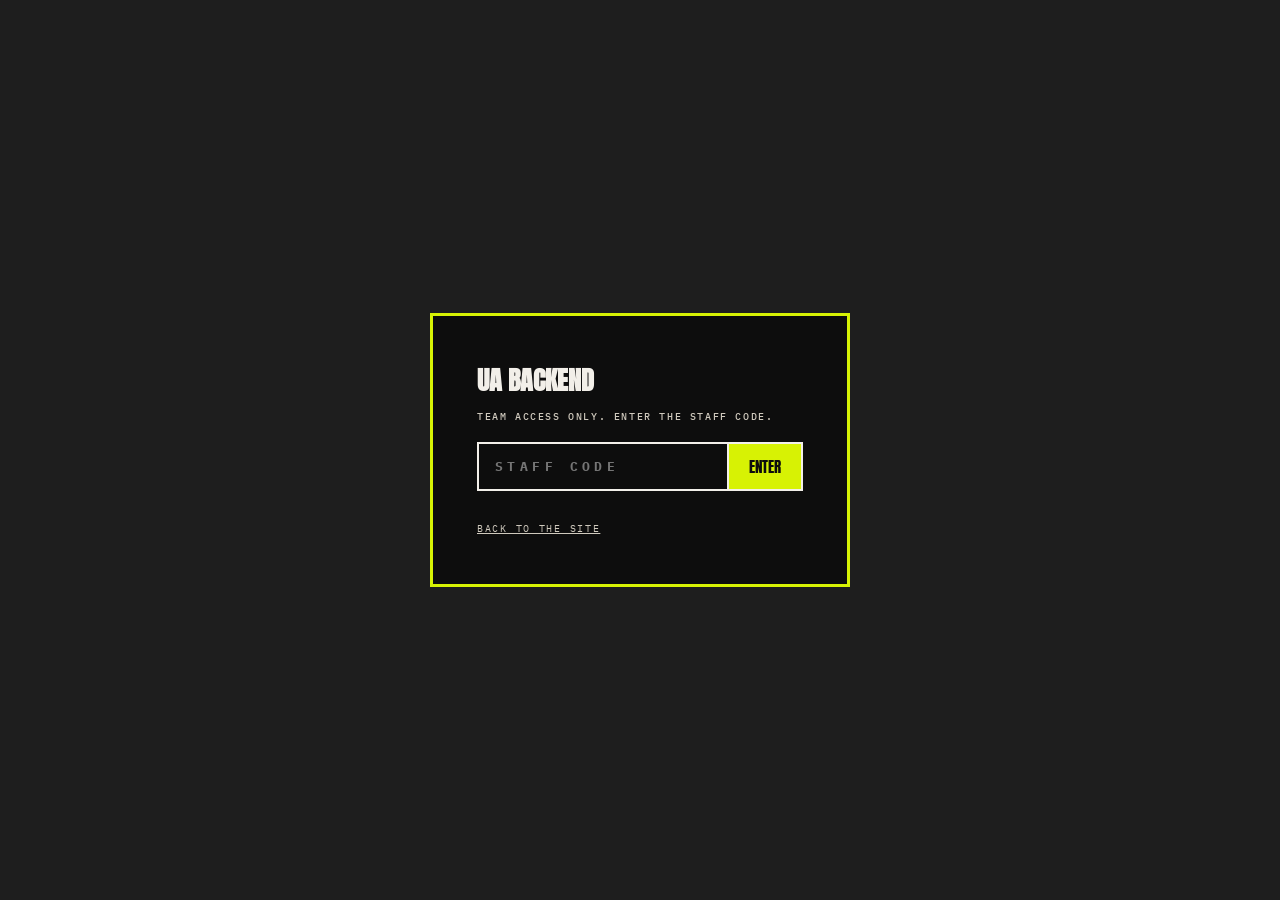
<file: admin.html>
<!doctype html>
<html lang="en">
<head>
<meta charset="utf-8">
<meta name="viewport" content="width=device-width, initial-scale=1">
<title>UA Backend · Unite Atlanta</title>
<meta name="robots" content="noindex">
<link rel="icon" href="data:image/svg+xml,<svg xmlns=%22http://www.w3.org/2000/svg%22 viewBox=%220 0 100 100%22><rect width=%22100%22 height=%22100%22 fill=%22%230D0D0D%22/><text y=%2274%22 x=%2250%22 text-anchor=%22middle%22 font-family=%22Arial Black%22 font-size=%2260%22 fill=%22%23D7F204%22>UA</text></svg>">
<link rel="preconnect" href="https://fonts.googleapis.com">
<link rel="preconnect" href="https://fonts.gstatic.com" crossorigin>
<link rel="stylesheet" href="https://fonts.googleapis.com/css2?family=Anton&family=Archivo:ital,wght@0,400;0,500;0,700;0,900;1,400&family=Bodoni+Moda:ital,opsz,wght@1,6..96,400;1,6..96,600&family=IBM+Plex+Mono:wght@400;500;700&display=swap">
<link rel="stylesheet" href="/assets/styles.css">
</head>
<body class="admin-page">

<div class="gate open" id="adminGate">
  <div class="g-box">
    <h3>UA Backend</h3>
    <p>Team access only. Enter the staff code.</p>
    <form id="gateForm">
      <input id="gateInput" placeholder="STAFF CODE" autocomplete="off" aria-label="Staff code">
      <button type="submit">Enter</button>
    </form>
    <p class="g-err" id="gateErr"></p>
    <a class="g-close" href="/">Back to the site</a>
  </div>
</div>

<div id="admin">
  <div class="adm-top">
    <span class="at-brand"><i></i>UA Backend</span>
    <span class="save-state" id="saveState">Demo storage · this browser</span>
    <a class="adm-close" href="/" style="display:flex;align-items:center;text-decoration:none">Exit ✕</a>
  </div>
  <div class="adm-tabs" id="admTabs"></div>
  <div class="adm-body" id="admBody"></div>
</div>

<script src="/assets/data.js"></script>
<script>
const D = window.UA_DATA;
const $ = s => document.querySelector(s);
const esc = s => String(s==null?"":s).replace(/[&<>"']/g, c => ({"&":"&amp;","<":"&lt;",">":"&gt;",'"':"&quot;","'":"&#39;"}[c]));
const KEY = "ua-store-v1";
function loadStore(){
  try{ return Object.assign({submissions:[],handled:{},approvedEvents:[],subscribers:[],rsvps:{},speaksStatus:{},settings:{},customPosts:[],hiddenEvents:[],pitches:[],rejectReasons:{},owners:{}}, JSON.parse(localStorage.getItem(KEY)||"{}")); }
  catch(e){ return {submissions:[],handled:{},approvedEvents:[],subscribers:[],rsvps:{},speaksStatus:{},settings:{},customPosts:[],hiddenEvents:[],pitches:[],rejectReasons:{},owners:{}}; }
}
let ST = loadStore();
function save(){ try{ localStorage.setItem(KEY, JSON.stringify(ST)); setSave("Saved · demo storage in this browser","ok"); }catch(e){ setSave("Could not save","err"); } }
function setSave(t,c){ const el=$("#saveState"); el.textContent=t; el.className="save-state "+(c||""); }

const SETTINGS = () => Object.assign({}, D.settings, ST.settings);
const TYPES = {
  mixer:{label:"Mixer",bg:"#D7F204",fg:"#0D0D0D"}, panel:{label:"Panel",bg:"#858AE3",fg:"#0D0D0D"},
  listening:{label:"Listening",bg:"#613DC1",fg:"#F2EFE9"}, performance:{label:"Performance",bg:"#FF4A1C",fg:"#0D0D0D"},
  civic:{label:"Civic",bg:"#F2EFE9",fg:"#0D0D0D"}, legacy:{label:"Legacy",bg:"#FF9F1C",fg:"#0D0D0D"},
  other:{label:"Other",bg:"#CFC9BD",fg:"#0D0D0D"}
};

/* all submissions = baseline samples (status via ST.handled) + browser-added */
function allSubs(){
  const base = D.submissions.map(s => Object.assign({}, s, {status: ST.handled[s.id] || s.status}));
  return base.concat(ST.submissions.map(s => Object.assign({}, s, {status: ST.handled[s.id] || s.status})));
}
function allPitches(){
  const base = (D.pitches||[]).map(x => Object.assign({}, x, {status: ST.handled[x.id] || x.status}));
  return base.concat((ST.pitches||[]).map(x => Object.assign({}, x, {status: ST.handled[x.id] || x.status})));
}
const OPS = D.ops || {criteria:[],rejectReasons:[],roles:[],speaksPolicy:[],steps:[]};
function speaksAll(){ return D.speaks.map(p => Object.assign({}, p, {status: ST.speaksStatus[p.id] || p.status})); }
function customPosts(){ return ST.customPosts || []; }
function allEvents(){ return D.events.filter(e=>!(ST.hiddenEvents||[]).includes(e.id)).concat(ST.approvedEvents); }
function hiddenEventsList(){ return D.events.filter(e=>(ST.hiddenEvents||[]).includes(e.id)); }
function rsvpOf(id){ return Array.isArray(ST.rsvps[id]) ? ST.rsvps[id].length : 0; }
function rsvpEntries(id){ return Array.isArray(ST.rsvps[id]) ? ST.rsvps[id] : []; }

/* gate */
try{ if(sessionStorage.getItem("ua-admin")==="1"){ $("#adminGate").classList.remove("open"); $("#admin").classList.add("open"); } }catch(e){}
$("#gateForm").addEventListener("submit",ev=>{
  ev.preventDefault();
  if($("#gateInput").value.trim().toUpperCase()===SETTINGS().adminCode.toUpperCase()){
    try{ sessionStorage.setItem("ua-admin","1"); }catch(e){}
    $("#adminGate").classList.remove("open");
    $("#admin").classList.add("open");
    renderAdmin();
  } else { $("#gateErr").textContent="Wrong code."; $("#gateInput").value=""; }
});

let admTab = "overview";
function renderAdmin(){
  const pending = allSubs().filter(s=>s.status==="pending").length;
  let rsvpTotal = 0; Object.keys(ST.rsvps).forEach(id=> rsvpTotal += rsvpOf(id));
  const pendingPitches = allPitches().filter(x=>x.status==="pending").length;
  const tabs = [["overview","Overview",0],["submissions","Submissions",pending],["events","Events",0],["rsvps","RSVPs",rsvpTotal],["speaks","Atlanta Speaks",pendingPitches],["subscribers","Subscribers",0],["ops","Operations",0],["settings","Settings",0]];
  $("#admTabs").innerHTML = tabs.map(([k,l,b])=>`<button class="${admTab===k?"on":""}" data-t="${k}">${l}${b?`<span class="badge">${b}</span>`:""}</button>`).join("");
  document.querySelectorAll("#admTabs button").forEach(b=>b.addEventListener("click",()=>{admTab=b.dataset.t;renderAdmin();}));
  const body = $("#admBody");
  if(admTab==="overview") body.innerHTML = admOverview();
  if(admTab==="submissions") body.innerHTML = admSubmissions();
  if(admTab==="events") body.innerHTML = admEvents();
  if(admTab==="rsvps") body.innerHTML = admRsvps();
  if(admTab==="speaks") body.innerHTML = admSpeaks();
  if(admTab==="subscribers") body.innerHTML = admSubscribers();
  if(admTab==="ops") body.innerHTML = admOps();
  if(admTab==="settings") body.innerHTML = admSettings();
}
function admOverview(){
  const pending = allSubs().filter(s=>s.status==="pending").length;
  const pubs = speaksAll().filter(p=>p.status==="published").length;
  const subs = D.subscribers.length + ST.subscribers.length;
  let total = 0; Object.keys(ST.rsvps).forEach(id=> total += rsvpOf(id));
  const top = allEvents().map(e=>({e,n:rsvpOf(e.id)})).filter(x=>x.n>0).sort((a,b)=>b.n-a.n).slice(0,5);
  return `
    <div class="adm-grid">
      <div class="stat"><span class="k">Pending submissions</span><div class="v ${pending?"red":""}">${pending}</div></div>
      <div class="stat"><span class="k">Pending pitches</span><div class="v ${allPitches().filter(x=>x.status==="pending").length?"red":""}">${allPitches().filter(x=>x.status==="pending").length}</div></div>
      <div class="stat"><span class="k">Live events</span><div class="v">${allEvents().length}</div></div>
      <div class="stat"><span class="k">Published posts</span><div class="v">${pubs}</div></div>
      <div class="stat"><span class="k">Subscribers</span><div class="v">${subs}</div></div>
      <div class="stat"><span class="k">Total RSVPs</span><div class="v">${total}</div></div>
    </div>
    <h3 class="adm-h">Most RSVP'd events</h3>
    <div class="adm-rows">${top.map(({e,n})=>`<div class="adm-row"><span class="ar-t">${esc(e.title)}<small>${e.d} · ${esc(e.venue)}</small></span><span class="st pub">${n} RSVPs</span></div>`).join("")||'<div class="adm-row"><span class="ar-t">No RSVPs yet.</span></div>'}</div>
    <p class="adm-note">Demo build: actions are stored in this browser. The production backend gets a real database and per-user accounts; this preview shows the full workflow.</p>`;
}
function admSubmissions(){
  const pending = allSubs().filter(s=>s.status==="pending");
  const done = allSubs().filter(s=>s.status!=="pending");
  const card = s => {
    const c = TYPES[s.type]||TYPES.other;
    return `<div class="sub-card">
      <div class="sc-top">
        <div class="sc-img">${s.img?`<img src="${s.img}" alt="">`:`<span class="noimg">No flyer uploaded</span>`}</div>
        <div class="sc-main">
          <h4>${esc(s.title)}</h4>
          <div class="sc-tags">
            <span style="--pc:${c.bg};--fc:${c.fg}">${c.label}</span>
            <span>${s.tier==="plus"?"Plus ■":"Open"}</span>
            <span>${esc(s.d)} · ${esc(s.t)}</span>
            ${s.sample?`<span style="opacity:.55">Sample</span>`:""}
          </div>
          <p class="sc-desc">${esc(s.desc)}</p>
          <p class="sc-meta">Venue: ${esc(s.venue)} · By ${esc(s.name)}${s.org?` (${esc(s.org)})`:""} &lt;${esc(s.email)}&gt;${s.social?` · <a href="${esc(s.social)}" target="_blank" rel="noopener">${esc(s.social)}</a>`:""}</p>
        </div>
      </div>
      <div class="sc-check" id="ck-${s.id}">
        <p class="crit-h">Listing criteria · tick all five to approve</p>
        ${OPS.criteria.map(c=>`<label class="check"><input type="checkbox" onchange="admCritChange('${s.id}')"><span>${esc(c.label)}</span></label>`).join("")}
      </div>
      <div class="sc-actions">
        <button class="approve" id="ap-${s.id}" disabled onclick="admApprove('${s.id}')">Approve → publish to calendar</button>
        <select class="rej-sel" id="rr-${s.id}" aria-label="Reason for declining">${OPS.rejectReasons.map(r=>`<option>${esc(r)}</option>`).join("")}</select>
        <button class="reject" onclick="admReject('${s.id}')">Decline</button>
      </div>
    </div>`;
  };
  return `<h3 class="adm-h" style="margin-top:0">Awaiting review (${pending.length})</h3>
    ${pending.map(card).join("")||'<p class="adm-note">Queue is empty. The city is quiet. Suspicious.</p>'}
    <h3 class="adm-h">Handled</h3>
    <div class="adm-rows">${done.map(s=>`<div class="adm-row"><span class="ar-t">${esc(s.title)}<small>${esc(s.d)} · by ${esc(s.name)}</small></span>${s.status!=="approved"&&ST.rejectReasons&&ST.rejectReasons[s.id]?`<span class="st">${esc(ST.rejectReasons[s.id])}</span>`:""}<span class="st ${s.status==="approved"?"pub":"rej"}">${s.status==="approved"?"approved":"declined"}</span></div>`).join("")||'<div class="adm-row"><span class="ar-t">Nothing handled yet.</span></div>'}</div>
    <p class="adm-note">Nothing reaches the calendar without a review. Approve unlocks once all five criteria are ticked; a declined event keeps its reason so the organizer can be told why. Criteria and reasons are set under Operations.</p>`;
}
function admCritChange(id){
  const box = document.getElementById("ck-"+id), btn = document.getElementById("ap-"+id);
  if(!box || !btn) return;
  const all = box.querySelectorAll("input[type=checkbox]"), on = box.querySelectorAll("input[type=checkbox]:checked");
  btn.disabled = on.length !== all.length;
}
function admApprove(id){
  const s = allSubs().find(x=>x.id===id); if(!s) return;
  ST.handled[id] = "approved";
  ST.approvedEvents.push({ id:"u"+Date.now(), d:s.d, t:s.t, title:s.title, venue:s.venue, type:s.type, tier:s.tier, desc:s.desc||"Community submission.", img:s.img||null, social:s.social||null });
  save(); renderAdmin();
}
function admReject(id){
  const sel = document.getElementById("rr-"+id);
  ST.rejectReasons = ST.rejectReasons || {};
  ST.rejectReasons[id] = sel ? sel.value : "Other";
  ST.handled[id] = "rejected"; save(); renderAdmin();
}
function admEvents(){
  const rows = allEvents().slice().sort((a,b)=>a.d.localeCompare(b.d)).map(e=>{
    const c = TYPES[e.type]||TYPES.other;
    const community = String(e.id).startsWith("u");
    return `<div class="adm-row">
      <span class="ar-t">${esc(e.title)}<small>${e.d} · ${e.t} · ${esc(e.venue)}</small></span>
      <span class="st" style="background:${c.bg};color:${c.fg}">${c.label}</span>
      <span class="st ${e.tier==="plus"?"pub":""}">${e.tier==="plus"?"Plus":"Open"}</span>
      <span class="st ${community?"pub":"dft"}">${community?"community":"editorial"}</span>
      <button class="mini" style="background:var(--scarlet)" onclick="admRemoveEvent('${e.id}')">Remove</button>
    </div>`;
  }).join("");
  const hidden = hiddenEventsList().map(e=>`<div class="adm-row">
      <span class="ar-t">${esc(e.title)}<small>${e.d} · ${esc(e.venue)}</small></span>
      <span class="st rej">removed</span>
      <button class="mini" onclick="admRestoreEvent('${e.id}')">Restore</button>
    </div>`).join("");
  return `<h3 class="adm-h" style="margin-top:0">On the calendar (${allEvents().length})</h3>
    <div class="adm-rows">${rows||'<div class="adm-row"><span class="ar-t">The calendar is empty.</span></div>'}</div>
    ${hidden?`<h3 class="adm-h">Removed</h3><div class="adm-rows">${hidden}</div>`:""}
    <p class="adm-note">Remove takes an event off the calendar, Next Up and the Back Room immediately. Editorial events can be restored; community events are gone for good.</p>`;
}
function admRemoveEvent(id){
  const idx = ST.approvedEvents.findIndex(e=>e.id===id);
  if(idx >= 0){ ST.approvedEvents.splice(idx,1); }
  else {
    ST.hiddenEvents = ST.hiddenEvents || [];
    if(!ST.hiddenEvents.includes(id)) ST.hiddenEvents.push(id);
  }
  save(); renderAdmin();
}
function admRestoreEvent(id){
  ST.hiddenEvents = (ST.hiddenEvents||[]).filter(x=>x!==id);
  save(); renderAdmin();
}
function admRsvps(){
  const withRsvps = allEvents().map(e=>({e, entries: rsvpEntries(e.id)})).filter(x=>x.entries.length>0);
  if(!withRsvps.length) return '<h3 class="adm-h" style="margin-top:0">Guest lists</h3><p class="adm-note" style="margin-top:0">No RSVPs yet. Every RSVP made on this site (in this browser) lands here with name, email and ticket code.</p>';
  return '<h3 class="adm-h" style="margin-top:0">Guest lists</h3>' + withRsvps.map(({e,entries})=>`
    <h3 class="adm-h" style="font-size:19px">${esc(e.title)} <span style="font-family:var(--font-mono);font-size:11px;letter-spacing:.1em">· ${e.d} · ${entries.length} on the list</span></h3>
    <div class="adm-rows">${entries.map(r=>`<div class="adm-row"><span class="ar-t">${esc(r.name)}<small>${esc(r.email)}</small></span><span class="st pub">${esc(r.code)}</span><span class="st">${esc(r.ts)}</span></div>`).join("")}</div>`).join("");
}
function kindOf(p){ return `${esc(p.kind||"Opinion")} · ${p.source==="community"?"community pitch":"commissioned"}`; }
function admSpeaks(){
  const customRows = customPosts().map(p=>`<div class="adm-row">
      <span class="ar-t">${esc(p.title)}<small>${esc(p.name)} · ${esc(p.role)} · ${esc(p.date)} · ${kindOf(p)}</small></span>
      <span class="st ${p.status==="published"?"pub":"dft"}">${p.status}</span>
      <button class="mini" onclick="admToggleCustom('${p.id}')">${p.status==="published"?"Unpublish":"Publish"}</button>
      <a class="mini" style="text-decoration:none" href="/speaks/post?id=${p.id}" target="_blank" rel="noopener">View page</a>
      <button class="mini" style="background:var(--scarlet)" onclick="admDeleteCustom('${p.id}')">Delete</button>
    </div>`).join("");
  const pend = allPitches().filter(x=>x.status==="pending");
  const pitchCards = pend.map(x=>`<div class="sub-card">
      <div class="sc-top"><div class="sc-main">
        <h4>${esc(x.title)}</h4>
        <div class="sc-tags"><span>${esc(x.kind)}</span><span>Community pitch</span>${x.sample?`<span style="opacity:.55">Sample</span>`:""}</div>
        <p class="sc-desc">${esc(x.pitch)}</p>
        <p class="sc-meta">By ${esc(x.name)} · ${esc(x.role)} &lt;${esc(x.email)}&gt;${x.link?` · <a href="${esc(x.link)}" target="_blank" rel="noopener">${esc(x.link)}</a>`:""}</p>
      </div></div>
      <div class="sc-actions">
        <button class="approve" onclick="admAcceptPitch('${x.id}')">Accept → open as draft</button>
        <button class="reject" onclick="admDeclinePitch('${x.id}')">Decline</button>
      </div>
    </div>`).join("");
  return `<h3 class="adm-h" style="margin-top:0">Community pitches (${pend.length})</h3>
    ${pitchCards||'<p class="adm-note" style="margin-top:0">No pitches waiting. Pitches sent through "Pitch a piece" on the site land here.</p>'}
    <p class="adm-note">Accepting a pitch opens it as a draft below, credited to the author. Nothing is published until the Speaks editor edits it and presses Publish.</p>
    <h3 class="adm-h">Write a new post</h3>
    <div class="sub-card" style="padding:16px">
      <form id="newPostForm" style="display:flex;flex-direction:column;gap:12px" onsubmit="admCreatePost(event)">
        <div style="display:grid;grid-template-columns:1fr 1fr;gap:12px">
          <label style="display:flex;flex-direction:column;gap:5px;font-family:var(--font-mono);font-size:9px;font-weight:700;letter-spacing:.18em;text-transform:uppercase">Author name<input required name="name" style="border:2px solid var(--ink);padding:10px 12px;font-family:inherit;font-size:14px"></label>
          <label style="display:flex;flex-direction:column;gap:5px;font-family:var(--font-mono);font-size:9px;font-weight:700;letter-spacing:.18em;text-transform:uppercase">Role / neighborhood<input required name="role" placeholder="DJ · West End" style="border:2px solid var(--ink);padding:10px 12px;font-family:inherit;font-size:14px"></label>
        </div>
        <div style="display:grid;grid-template-columns:1fr 1fr;gap:12px">
          <label style="display:flex;flex-direction:column;gap:5px;font-family:var(--font-mono);font-size:9px;font-weight:700;letter-spacing:.18em;text-transform:uppercase">Type<select name="kind" style="border:2px solid var(--ink);padding:10px 12px;font-family:inherit;font-size:14px;background:#fff"><option>Opinion</option><option>Event recap</option><option>Legacy story</option></select></label>
          <label style="display:flex;flex-direction:column;gap:5px;font-family:var(--font-mono);font-size:9px;font-weight:700;letter-spacing:.18em;text-transform:uppercase">How it came in<select name="source" style="border:2px solid var(--ink);padding:10px 12px;font-family:inherit;font-size:14px;background:#fff"><option value="commissioned">Commissioned by the editor</option><option value="community">Community pitch</option></select></label>
        </div>
        <label style="display:flex;flex-direction:column;gap:5px;font-family:var(--font-mono);font-size:9px;font-weight:700;letter-spacing:.18em;text-transform:uppercase">Title<input required name="title" style="border:2px solid var(--ink);padding:10px 12px;font-family:inherit;font-size:14px"></label>
        <label style="display:flex;flex-direction:column;gap:5px;font-family:var(--font-mono);font-size:9px;font-weight:700;letter-spacing:.18em;text-transform:uppercase">Pull quote (one sentence)<input required name="quote" style="border:2px solid var(--ink);padding:10px 12px;font-family:inherit;font-size:14px"></label>
        <label style="display:flex;flex-direction:column;gap:5px;font-family:var(--font-mono);font-size:9px;font-weight:700;letter-spacing:.18em;text-transform:uppercase">Article (blank line = new paragraph)<textarea required name="body" rows="8" style="border:2px solid var(--ink);padding:10px 12px;font-family:inherit;font-size:14px;resize:vertical"></textarea></label>
        <label style="display:flex;flex-direction:column;gap:5px;font-family:var(--font-mono);font-size:9px;font-weight:700;letter-spacing:.18em;text-transform:uppercase">Portrait (optional)<input type="file" id="postImg" accept="image/*" style="border:2px solid var(--ink);padding:8px;font-family:var(--font-mono);font-size:11px"></label>
        <div style="display:flex;gap:10px;flex-wrap:wrap">
          <button class="mini2" style="margin-top:0" type="submit" name="pub" value="published">Publish now</button>
          <button class="mini" type="submit" name="pub" value="draft">Save as draft</button>
        </div>
      </form>
    </div>
    ${customRows?`<h3 class="adm-h">Your posts</h3><div class="adm-rows">${customRows}</div>`:""}
    <h3 class="adm-h">Editorial posts</h3>
    <div class="adm-rows">${speaksAll().map(p=>`<div class="adm-row">
      <span class="ar-t">${esc(p.title)}<small>${esc(p.name)} · ${esc(p.role)} · ${esc(p.date)} · ${kindOf(p)}</small></span>
      <span class="st ${p.status==="published"?"pub":"dft"}">${p.status}</span>
      <button class="mini" onclick="admTogglePost('${p.id}')">${p.status==="published"?"Unpublish":"Publish"}</button>
      <a class="mini" style="text-decoration:none" href="/speaks/${p.slug}" target="_blank" rel="noopener">View page</a>
    </div>`).join("")}</div>
    <p class="adm-note">Published posts appear in the Atlanta Speaks journal on the homepage, each with its own page. Posts you write here are stored in this browser (demo); the production build moves them to a real database.</p>`;
}
let postImgUri = null;
document.addEventListener("change", ev=>{
  if(ev.target && ev.target.id === "postImg"){
    const f = ev.target.files && ev.target.files[0]; if(!f) return;
    const img = new Image();
    img.onload = () => {
      const maxW = 900, scale = Math.min(1, maxW/img.width);
      const cv = document.createElement("canvas");
      cv.width = Math.round(img.width*scale); cv.height = Math.round(img.height*scale);
      cv.getContext("2d").drawImage(img,0,0,cv.width,cv.height);
      postImgUri = cv.toDataURL("image/jpeg",.72);
    };
    img.src = URL.createObjectURL(f);
  }
});
function admCreatePost(ev){
  ev.preventDefault();
  const f = new FormData(ev.target);
  const status = (ev.submitter && ev.submitter.value) || "draft";
  const MONTH_SHORT = ["JAN","FEB","MAR","APR","MAY","JUN","JUL","AUG","SEP","OCT","NOV","DEC"];
  const now = new Date();
  const paras = String(f.get("body")).split(/\n\s*\n/).map(x=>x.trim()).filter(Boolean);
  ST.customPosts = customPosts();
  ST.customPosts.unshift({
    id: "c"+Date.now(), name:String(f.get("name")), role:String(f.get("role")),
    title:String(f.get("title")), quote:String(f.get("quote")), body: paras,
    kind:String(f.get("kind")||"Opinion"), source:String(f.get("source")||"commissioned"),
    img: postImgUri, status,
    date: status==="published" ? MONTH_SHORT[now.getMonth()]+" "+now.getDate()+", "+now.getFullYear() : "UNPUBLISHED"
  });
  postImgUri = null;
  save(); renderAdmin();
}
function admAcceptPitch(id){
  const x = allPitches().find(q=>q.id===id); if(!x) return;
  ST.handled[id] = "accepted";
  const first = String(x.pitch).split(/(?<=[.!?])\s+/)[0] || x.title;
  ST.customPosts = customPosts();
  ST.customPosts.unshift({ id:"c"+Date.now(), name:x.name, role:x.role, title:x.title, quote:first, body:[x.pitch],
    kind:x.kind, source:"community", img:null, status:"draft", date:"UNPUBLISHED" });
  save(); renderAdmin();
}
function admDeclinePitch(id){ ST.handled[id] = "declined"; save(); renderAdmin(); }
function admToggleCustom(id){
  const p = customPosts().find(x=>x.id===id); if(!p) return;
  p.status = p.status==="published" ? "draft" : "published";
  if(p.status==="published" && p.date==="UNPUBLISHED"){
    const MONTH_SHORT = ["JAN","FEB","MAR","APR","MAY","JUN","JUL","AUG","SEP","OCT","NOV","DEC"];
    const now = new Date();
    p.date = MONTH_SHORT[now.getMonth()]+" "+now.getDate()+", "+now.getFullYear();
  }
  save(); renderAdmin();
}
function admDeleteCustom(id){
  ST.customPosts = customPosts().filter(x=>x.id!==id);
  save(); renderAdmin();
}
function admTogglePost(id){
  const p = speaksAll().find(x=>x.id===id); if(!p) return;
  ST.speaksStatus[id] = p.status==="published" ? "draft" : "published";
  save(); renderAdmin();
}
function admSubscribers(){
  const rows = D.subscribers.concat(ST.subscribers);
  return `<h3 class="adm-h" style="margin-top:0">Newsletter list (${rows.length})</h3>
    <div class="adm-rows">${rows.slice().reverse().map(s=>`<div class="adm-row"><span class="ar-t">${esc(s.email)}</span><span class="st">${esc(s.ts)}</span></div>`).join("")||'<div class="adm-row"><span class="ar-t">No subscribers yet.</span></div>'}</div>`;
}
function admOps(){
  const owners = ST.owners || {};
  return `<h3 class="adm-h" style="margin-top:0">Who owns what</h3>
    <div class="adm-rows">${OPS.roles.map(r=>`<div class="adm-row">
      <span class="ar-t">${esc(r.title)}<small>${esc(r.load)}</small><span class="ar-d">${esc(r.does)}</span></span>
      <input class="own-in" id="own-${r.id}" value="${esc(owners[r.id]||"")}" placeholder="Owner: to be decided" aria-label="Owner of ${esc(r.title)}">
    </div>`).join("")}</div>
    <button class="mini2" style="margin-top:12px;border:2px solid var(--ink);background:var(--lime);font-family:var(--font-display);font-size:15px;text-transform:uppercase;padding:10px 20px" onclick="admSaveOwners()">Save owners</button>
    <p class="adm-note">Proposal v1. Names saved here show on the "How it runs" section of the site (demo: in this browser). One person can hold more than one role; the time estimates assume launch volume and should be checked after the first month.</p>
    <h3 class="adm-h">Listing criteria</h3>
    <div class="adm-rows">${OPS.criteria.map((c,i)=>`<div class="adm-row"><span class="st pub">${String(i+1).padStart(2,"0")}</span><span class="ar-t">${esc(c.label)}<small>${esc(c.hint)}</small></span></div>`).join("")}</div>
    <h3 class="adm-h">Reasons for declining an event</h3>
    <div class="adm-rows"><div class="adm-row" style="gap:8px">${OPS.rejectReasons.map(r=>`<span class="st">${esc(r)}</span>`).join("")}</div></div>
    <h3 class="adm-h">How Atlanta Speaks works</h3>
    <div class="adm-rows">${OPS.speaksPolicy.map(x=>`<div class="adm-row"><span class="ar-t">${esc(x.t)}<small>${esc(x.d)}</small></span></div>`).join("")}</div>
    <p class="adm-note">Open decisions for the team: who holds each role, whether Speaks pays for commissioned pieces, how often a new piece runs, and who signs off on Plus invitations.</p>`;
}
function admSaveOwners(){
  ST.owners = ST.owners || {};
  OPS.roles.forEach(r=>{ const el = document.getElementById("own-"+r.id); if(el) ST.owners[r.id] = el.value.trim(); });
  save(); renderAdmin();
}
function admSettings(){
  return `<div class="adm-settings">
    <h3 class="adm-h" style="margin-top:0">Plus access code</h3>
    <label>Current code<input id="setPlusCode" value="${esc(SETTINGS().plusCode)}"></label>
    <label style="margin-top:12px">Rotates on<input id="setRotates" value="${esc(SETTINGS().codeRotates)}"></label>
    <button class="mini2" onclick="admSaveSettings()">Save</button>
    <h3 class="adm-h">Staff code</h3>
    <p class="adm-note" style="margin-top:0">Backend access code: <b>${esc(SETTINGS().adminCode)}</b>. This demo checks the code client-side; the production build moves auth and data behind a real server.</p>
  </div>`;
}
function admSaveSettings(){
  ST.settings.plusCode = $("#setPlusCode").value.trim() || SETTINGS().plusCode;
  ST.settings.codeRotates = $("#setRotates").value.trim() || SETTINGS().codeRotates;
  save();
}
renderAdmin();
</script>
</body>
</html>
</file>
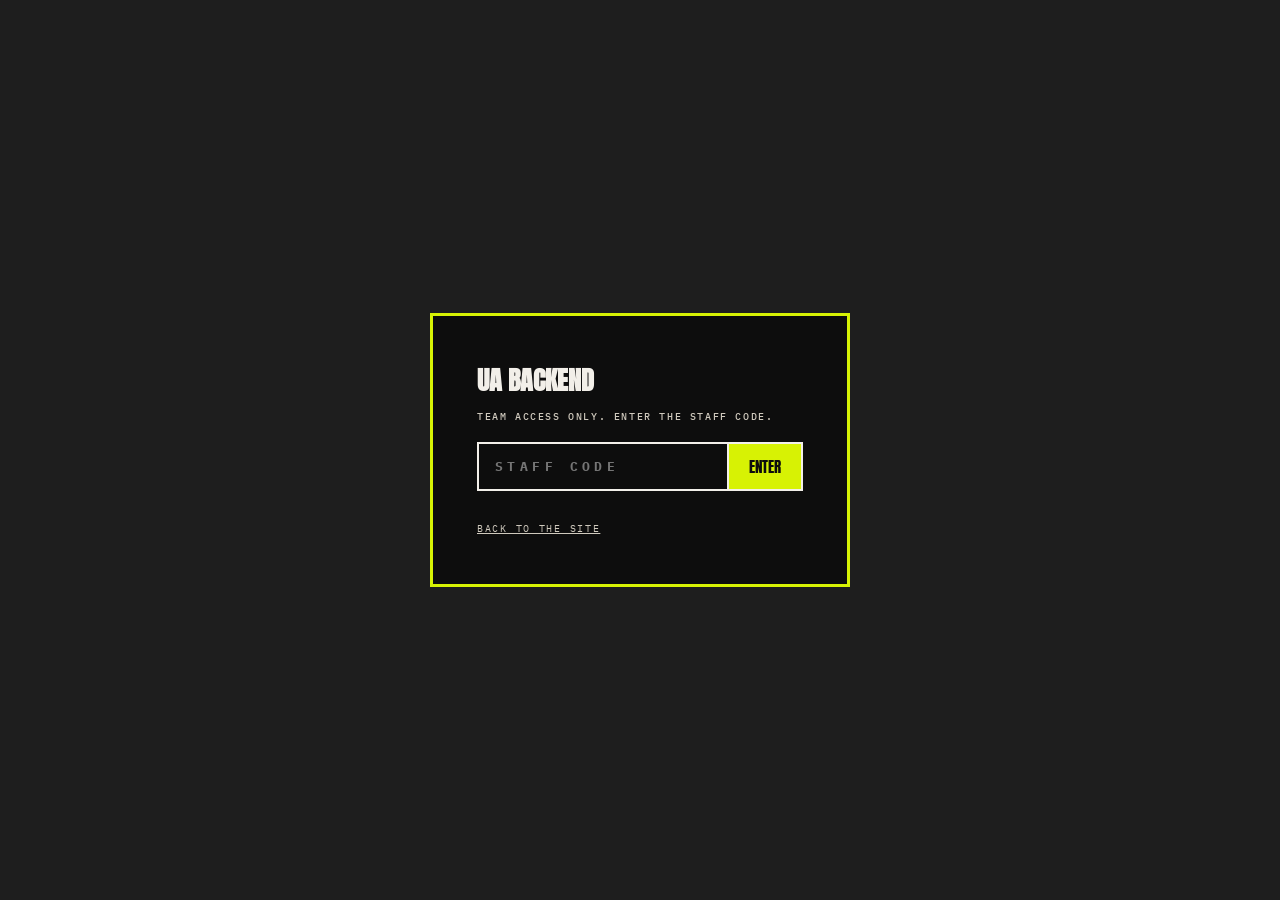
<file: site/admin.html>
<!doctype html>
<html lang="en">
<head>
<meta charset="utf-8">
<meta name="viewport" content="width=device-width, initial-scale=1">
<title>UA Backend · Unite Atlanta</title>
<meta name="robots" content="noindex">
<link rel="icon" href="data:image/svg+xml,<svg xmlns=%22http://www.w3.org/2000/svg%22 viewBox=%220 0 100 100%22><rect width=%22100%22 height=%22100%22 fill=%22%230D0D0D%22/><text y=%2274%22 x=%2250%22 text-anchor=%22middle%22 font-family=%22Arial Black%22 font-size=%2260%22 fill=%22%23D7F204%22>UA</text></svg>">
<link rel="preconnect" href="https://fonts.googleapis.com">
<link rel="preconnect" href="https://fonts.gstatic.com" crossorigin>
<link rel="stylesheet" href="https://fonts.googleapis.com/css2?family=Anton&family=Archivo:ital,wght@0,400;0,500;0,700;0,900;1,400&family=Bodoni+Moda:ital,opsz,wght@1,6..96,400;1,6..96,600&family=IBM+Plex+Mono:wght@400;500;700&display=swap">
<link rel="stylesheet" href="/assets/styles.css">
</head>
<body class="admin-page">

<div class="gate open" id="adminGate">
  <div class="g-box">
    <h3>UA Backend</h3>
    <p>Team access only. Enter the staff code.</p>
    <form id="gateForm">
      <input id="gateInput" placeholder="STAFF CODE" autocomplete="off" aria-label="Staff code">
      <button type="submit">Enter</button>
    </form>
    <p class="g-err" id="gateErr"></p>
    <a class="g-close" href="/">Back to the site</a>
  </div>
</div>

<div id="admin">
  <div class="adm-top">
    <span class="at-brand"><i></i>UA Backend</span>
    <span class="save-state" id="saveState">Demo storage · this browser</span>
    <a class="adm-close" href="/" style="display:flex;align-items:center;text-decoration:none">Exit ✕</a>
  </div>
  <div class="adm-tabs" id="admTabs"></div>
  <div class="adm-body" id="admBody"></div>
</div>

<script src="/assets/data.js"></script>
<script>
const D = window.UA_DATA;
const $ = s => document.querySelector(s);
const esc = s => String(s==null?"":s).replace(/[&<>"']/g, c => ({"&":"&amp;","<":"&lt;",">":"&gt;",'"':"&quot;","'":"&#39;"}[c]));
const KEY = "ua-store-v1";
function loadStore(){
  try{ return Object.assign({submissions:[],handled:{},approvedEvents:[],subscribers:[],rsvps:{},speaksStatus:{},settings:{}}, JSON.parse(localStorage.getItem(KEY)||"{}")); }
  catch(e){ return {submissions:[],handled:{},approvedEvents:[],subscribers:[],rsvps:{},speaksStatus:{},settings:{}}; }
}
let ST = loadStore();
function save(){ try{ localStorage.setItem(KEY, JSON.stringify(ST)); setSave("Saved · demo storage in this browser","ok"); }catch(e){ setSave("Could not save","err"); } }
function setSave(t,c){ const el=$("#saveState"); el.textContent=t; el.className="save-state "+(c||""); }

const SETTINGS = () => Object.assign({}, D.settings, ST.settings);
const TYPES = {
  mixer:{label:"Mixer",bg:"#D7F204",fg:"#0D0D0D"}, panel:{label:"Panel",bg:"#858AE3",fg:"#0D0D0D"},
  listening:{label:"Listening",bg:"#613DC1",fg:"#F2EFE9"}, performance:{label:"Performance",bg:"#FF4A1C",fg:"#0D0D0D"},
  civic:{label:"Civic",bg:"#F2EFE9",fg:"#0D0D0D"}, legacy:{label:"Legacy",bg:"#FF9F1C",fg:"#0D0D0D"},
  other:{label:"Other",bg:"#CFC9BD",fg:"#0D0D0D"}
};

/* all submissions = baseline samples (status via ST.handled) + browser-added */
function allSubs(){
  const base = D.submissions.map(s => Object.assign({}, s, {status: ST.handled[s.id] || s.status}));
  return base.concat(ST.submissions.map(s => Object.assign({}, s, {status: ST.handled[s.id] || s.status})));
}
function speaksAll(){ return D.speaks.map(p => Object.assign({}, p, {status: ST.speaksStatus[p.id] || p.status})); }
function allEvents(){ return D.events.concat(ST.approvedEvents); }
function rsvpOf(id){ return (D.rsvps[id]||0) + (ST.rsvps[id]||0); }

/* gate */
try{ if(sessionStorage.getItem("ua-admin")==="1"){ $("#adminGate").classList.remove("open"); $("#admin").classList.add("open"); } }catch(e){}
$("#gateForm").addEventListener("submit",ev=>{
  ev.preventDefault();
  if($("#gateInput").value.trim().toUpperCase()===SETTINGS().adminCode.toUpperCase()){
    try{ sessionStorage.setItem("ua-admin","1"); }catch(e){}
    $("#adminGate").classList.remove("open");
    $("#admin").classList.add("open");
    renderAdmin();
  } else { $("#gateErr").textContent="Wrong code."; $("#gateInput").value=""; }
});

let admTab = "overview";
function renderAdmin(){
  const pending = allSubs().filter(s=>s.status==="pending").length;
  const tabs = [["overview","Overview",0],["submissions","Submissions",pending],["speaks","Atlanta Speaks",0],["subscribers","Subscribers",0],["settings","Settings",0]];
  $("#admTabs").innerHTML = tabs.map(([k,l,b])=>`<button class="${admTab===k?"on":""}" data-t="${k}">${l}${b?`<span class="badge">${b}</span>`:""}</button>`).join("");
  document.querySelectorAll("#admTabs button").forEach(b=>b.addEventListener("click",()=>{admTab=b.dataset.t;renderAdmin();}));
  const body = $("#admBody");
  if(admTab==="overview") body.innerHTML = admOverview();
  if(admTab==="submissions") body.innerHTML = admSubmissions();
  if(admTab==="speaks") body.innerHTML = admSpeaks();
  if(admTab==="subscribers") body.innerHTML = admSubscribers();
  if(admTab==="settings") body.innerHTML = admSettings();
}
function admOverview(){
  const pending = allSubs().filter(s=>s.status==="pending").length;
  const pubs = speaksAll().filter(p=>p.status==="published").length;
  const subs = D.subscribers.length + ST.subscribers.length;
  const ids = new Set(Object.keys(D.rsvps).concat(Object.keys(ST.rsvps)));
  let total = 0; ids.forEach(id=> total += rsvpOf(id));
  const top = allEvents().map(e=>({e,n:rsvpOf(e.id)})).filter(x=>x.n>0).sort((a,b)=>b.n-a.n).slice(0,5);
  return `
    <div class="adm-grid">
      <div class="stat"><span class="k">Pending submissions</span><div class="v ${pending?"red":""}">${pending}</div></div>
      <div class="stat"><span class="k">Live events</span><div class="v">${allEvents().length}</div></div>
      <div class="stat"><span class="k">Published posts</span><div class="v">${pubs}</div></div>
      <div class="stat"><span class="k">Subscribers</span><div class="v">${subs}</div></div>
      <div class="stat"><span class="k">Total RSVPs</span><div class="v">${total}</div></div>
    </div>
    <h3 class="adm-h">Most RSVP'd events</h3>
    <div class="adm-rows">${top.map(({e,n})=>`<div class="adm-row"><span class="ar-t">${esc(e.title)}<small>${e.d} · ${esc(e.venue)}</small></span><span class="st pub">${n} RSVPs</span></div>`).join("")||'<div class="adm-row"><span class="ar-t">No RSVPs yet.</span></div>'}</div>
    <p class="adm-note">Demo build: actions are stored in this browser. The production backend gets a real database and per-user accounts; this preview shows the full workflow.</p>`;
}
function admSubmissions(){
  const pending = allSubs().filter(s=>s.status==="pending");
  const done = allSubs().filter(s=>s.status!=="pending");
  const card = s => {
    const c = TYPES[s.type]||TYPES.other;
    return `<div class="sub-card">
      <div class="sc-top">
        <div class="sc-img">${s.img?`<img src="${s.img}" alt="">`:`<span class="noimg">No flyer uploaded</span>`}</div>
        <div class="sc-main">
          <h4>${esc(s.title)}</h4>
          <div class="sc-tags">
            <span style="--pc:${c.bg};--fc:${c.fg}">${c.label}</span>
            <span>${s.tier==="plus"?"Plus ■":"Open"}</span>
            <span>${esc(s.d)} · ${esc(s.t)}</span>
            ${s.sample?`<span style="opacity:.55">Sample</span>`:""}
          </div>
          <p class="sc-desc">${esc(s.desc)}</p>
          <p class="sc-meta">Venue: ${esc(s.venue)} · By ${esc(s.name)} &lt;${esc(s.email)}&gt;${s.social?` · <a href="${esc(s.social)}" target="_blank" rel="noopener">${esc(s.social)}</a>`:""}</p>
        </div>
      </div>
      <div class="sc-actions">
        <button class="approve" onclick="admApprove('${s.id}')">Approve → publish to calendar</button>
        <button class="reject" onclick="admReject('${s.id}')">Reject</button>
      </div>
    </div>`;
  };
  return `<h3 class="adm-h" style="margin-top:0">Awaiting review (${pending.length})</h3>
    ${pending.map(card).join("")||'<p class="adm-note">Queue is empty. The city is quiet. Suspicious.</p>'}
    <h3 class="adm-h">Handled</h3>
    <div class="adm-rows">${done.map(s=>`<div class="adm-row"><span class="ar-t">${esc(s.title)}<small>${esc(s.d)} · by ${esc(s.name)}</small></span><span class="st ${s.status==="approved"?"pub":"rej"}">${s.status}</span></div>`).join("")||'<div class="adm-row"><span class="ar-t">Nothing handled yet.</span></div>'}</div>`;
}
function admApprove(id){
  const s = allSubs().find(x=>x.id===id); if(!s) return;
  ST.handled[id] = "approved";
  ST.approvedEvents.push({ id:"u"+Date.now(), d:s.d, t:s.t, title:s.title, venue:s.venue, type:s.type, tier:s.tier, desc:s.desc||"Community submission.", img:s.img||null, social:s.social||null });
  save(); renderAdmin();
}
function admReject(id){ ST.handled[id] = "rejected"; save(); renderAdmin(); }
function admSpeaks(){
  return `<h3 class="adm-h" style="margin-top:0">Posts</h3>
    <div class="adm-rows">${speaksAll().map(p=>`<div class="adm-row">
      <span class="ar-t">${esc(p.title)}<small>${esc(p.name)} · ${esc(p.role)} · ${esc(p.date)}</small></span>
      <span class="st ${p.status==="published"?"pub":"dft"}">${p.status}</span>
      <button class="mini" onclick="admTogglePost('${p.id}')">${p.status==="published"?"Unpublish":"Publish"}</button>
      <a class="mini" style="text-decoration:none" href="/speaks/${p.slug}" target="_blank" rel="noopener">View page</a>
    </div>`).join("")}</div>
    <p class="adm-note">Published posts appear in the Atlanta Speaks journal on the homepage. Every post has its own page at /speaks/&lt;name&gt;.</p>`;
}
function admTogglePost(id){
  const p = speaksAll().find(x=>x.id===id); if(!p) return;
  ST.speaksStatus[id] = p.status==="published" ? "draft" : "published";
  save(); renderAdmin();
}
function admSubscribers(){
  const rows = D.subscribers.concat(ST.subscribers);
  return `<h3 class="adm-h" style="margin-top:0">Newsletter list (${rows.length})</h3>
    <div class="adm-rows">${rows.slice().reverse().map(s=>`<div class="adm-row"><span class="ar-t">${esc(s.email)}</span><span class="st">${esc(s.ts)}</span></div>`).join("")||'<div class="adm-row"><span class="ar-t">No subscribers yet.</span></div>'}</div>`;
}
function admSettings(){
  return `<div class="adm-settings">
    <h3 class="adm-h" style="margin-top:0">Plus access code</h3>
    <label>Current code<input id="setPlusCode" value="${esc(SETTINGS().plusCode)}"></label>
    <label style="margin-top:12px">Rotates on<input id="setRotates" value="${esc(SETTINGS().codeRotates)}"></label>
    <button class="mini2" onclick="admSaveSettings()">Save</button>
    <h3 class="adm-h">Staff code</h3>
    <p class="adm-note" style="margin-top:0">Backend access code: <b>${esc(SETTINGS().adminCode)}</b>. This demo checks the code client-side; the production build moves auth and data behind a real server.</p>
  </div>`;
}
function admSaveSettings(){
  ST.settings.plusCode = $("#setPlusCode").value.trim() || SETTINGS().plusCode;
  ST.settings.codeRotates = $("#setRotates").value.trim() || SETTINGS().codeRotates;
  save();
}
renderAdmin();
</script>
</body>
</html>
</file>
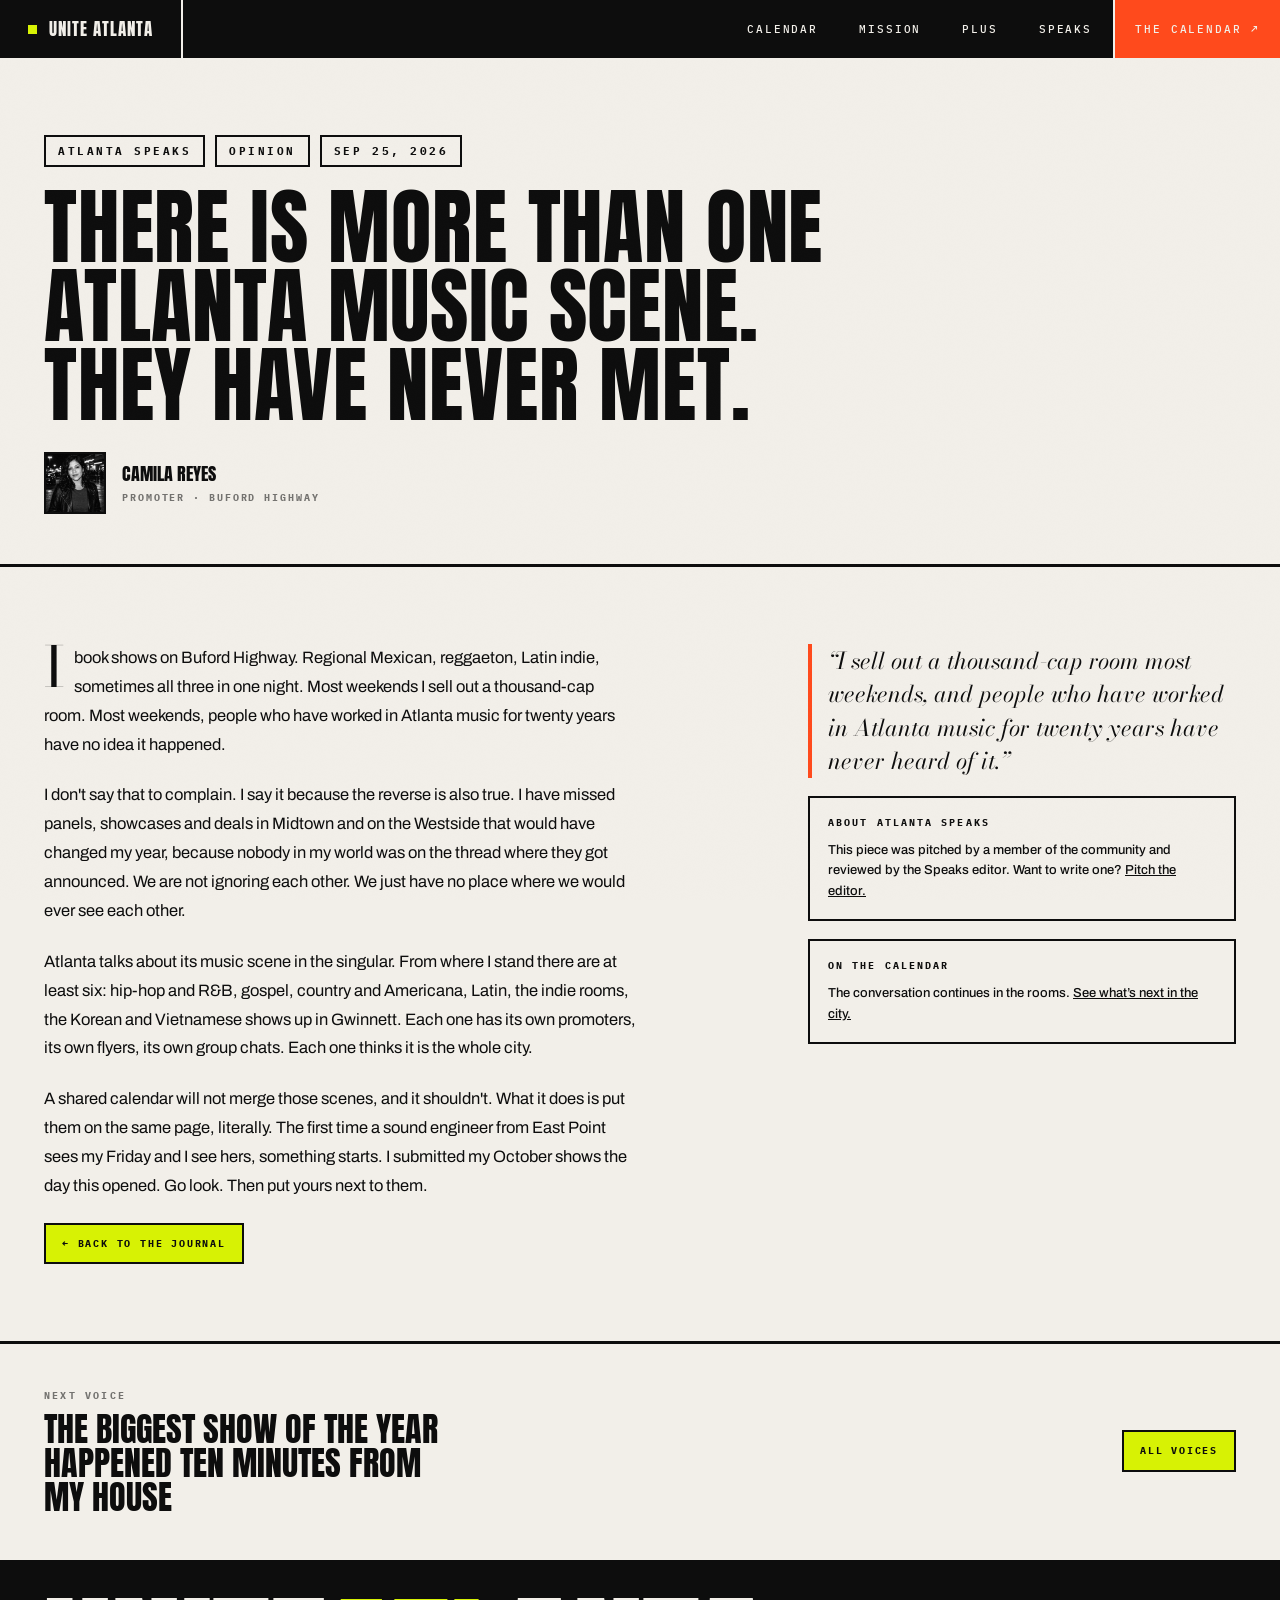
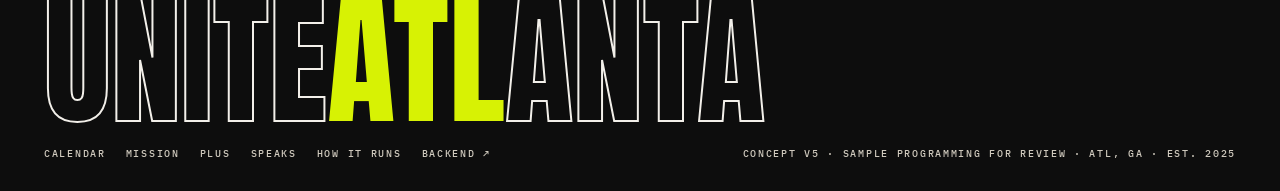
<file: speaks/camila-reyes.html>
<!doctype html>
<html lang="en">
<head>
<meta charset="utf-8">
<meta name="viewport" content="width=device-width, initial-scale=1">
<title>Camila Reyes · Atlanta Speaks</title>
<meta name="description" content="I sell out a thousand-cap room most weekends, and people who have worked in Atlanta music for twenty years have never heard of it.">
<link rel="icon" href="data:image/svg+xml,<svg xmlns=%22http://www.w3.org/2000/svg%22 viewBox=%220 0 100 100%22><rect width=%22100%22 height=%22100%22 fill=%22%230D0D0D%22/><text y=%2274%22 x=%2250%22 text-anchor=%22middle%22 font-family=%22Arial Black%22 font-size=%2260%22 fill=%22%23D7F204%22>UA</text></svg>">
<link rel="preconnect" href="https://fonts.googleapis.com">
<link rel="preconnect" href="https://fonts.gstatic.com" crossorigin>
<link rel="stylesheet" href="https://fonts.googleapis.com/css2?family=Anton&family=Archivo:ital,wght@0,400;0,500;0,700;0,900;1,400&family=Bodoni+Moda:ital,opsz,wght@0,6..96,400;0,6..96,700;1,6..96,400;1,6..96,600&family=IBM+Plex+Mono:wght@400;500;700&display=swap">
<link rel="stylesheet" href="/assets/styles.css">
</head>
<body class="post-page">

<nav>
  <div class="nav-in">
    <a class="nav-brand" href="/"><span class="dot"></span>Unite Atlanta</a>
    <div class="nav-links">
      <a href="/#calendar">Calendar</a>
      <a href="/#mission" class="hideable">Mission</a>
      <a href="/#plus" class="hideable">Plus</a>
      <a href="/#speaks" class="hideable">Speaks</a>
      <a class="nav-submit" href="/#calendar" style="text-decoration:none">The calendar ↗</a>
    </div>
  </div>
</nav>

<main>
<header class="post-hero">
  <div class="wrap">
    <div class="post-kicker">
      <span class="stamp">Atlanta Speaks</span>
      <span class="stamp">Opinion</span>
      <span class="stamp">SEP 25, 2026</span>
      
    </div>
    <h1 class="post-title">There Is More Than One Atlanta Music Scene. They Have Never Met.</h1>
    <div class="post-byline">
      <img src="/img/portrait-camila.webp" alt="Portrait for Camila Reyes">
      <div><div class="bn">Camila Reyes</div><div class="br">Promoter · Buford Highway</div></div>
    </div>
  </div>
</header>

<div class="wrap">
  <div class="post-layout">
    <article class="post-body">
      <p>I book shows on Buford Highway. Regional Mexican, reggaeton, Latin indie, sometimes all three in one night. Most weekends I sell out a thousand-cap room. Most weekends, people who have worked in Atlanta music for twenty years have no idea it happened.</p>
<p>I don't say that to complain. I say it because the reverse is also true. I have missed panels, showcases and deals in Midtown and on the Westside that would have changed my year, because nobody in my world was on the thread where they got announced. We are not ignoring each other. We just have no place where we would ever see each other.</p>
<p>Atlanta talks about its music scene in the singular. From where I stand there are at least six: hip-hop and R&amp;B, gospel, country and Americana, Latin, the indie rooms, the Korean and Vietnamese shows up in Gwinnett. Each one has its own promoters, its own flyers, its own group chats. Each one thinks it is the whole city.</p>
<p>A shared calendar will not merge those scenes, and it shouldn't. What it does is put them on the same page, literally. The first time a sound engineer from East Point sees my Friday and I see hers, something starts. I submitted my October shows the day this opened. Go look. Then put yours next to them.</p>
      <a class="btn-back" href="/#speaks">← Back to the journal</a>
    </article>
    <aside class="post-side">
      <div class="post-pull">&ldquo;I sell out a thousand-cap room most weekends, and people who have worked in Atlanta music for twenty years have never heard of it.&rdquo;</div>
      <div class="side-box">
        <h4>About Atlanta Speaks</h4>
        <p>This piece was pitched by a member of the community and reviewed by the Speaks editor. Want to write one? <a href="/?pitch=1#speaks">Pitch the editor.</a></p>
      </div>
      <div class="side-box">
        <h4>On the calendar</h4>
        <p>The conversation continues in the rooms. <a href="/#calendar">See what&rsquo;s next in the city.</a></p>
      </div>
    </aside>
  </div>
</div>

<div class="post-next">
  <div class="wrap">
    <div class="post-next-in">
      <a class="pn" href="/speaks/darnell-weeks">
        <span class="pn-label">Next voice</span>
        <span class="pn-title">The Biggest Show of the Year Happened Ten Minutes From My House</span>
      </a>
      <a class="btn-back" href="/#speaks">All voices</a>
    </div>
  </div>
</div>
</main>

<footer>
  <div class="foot-mast" aria-hidden="true">UNITE<em>ATL</em>ANTA</div>
  <div class="foot-bar">
    <div class="fl">
      <a href="/#calendar">Calendar</a><a href="/#mission">Mission</a><a href="/#plus">Plus</a><a href="/#speaks">Speaks</a><a href="/#how">How it runs</a>
      <a href="/admin">Backend ↗</a>
    </div>
    <p>Concept v5 · sample programming for review · ATL, GA · est. 2025</p>
  </div>
</footer>

</body>
</html>
</file>
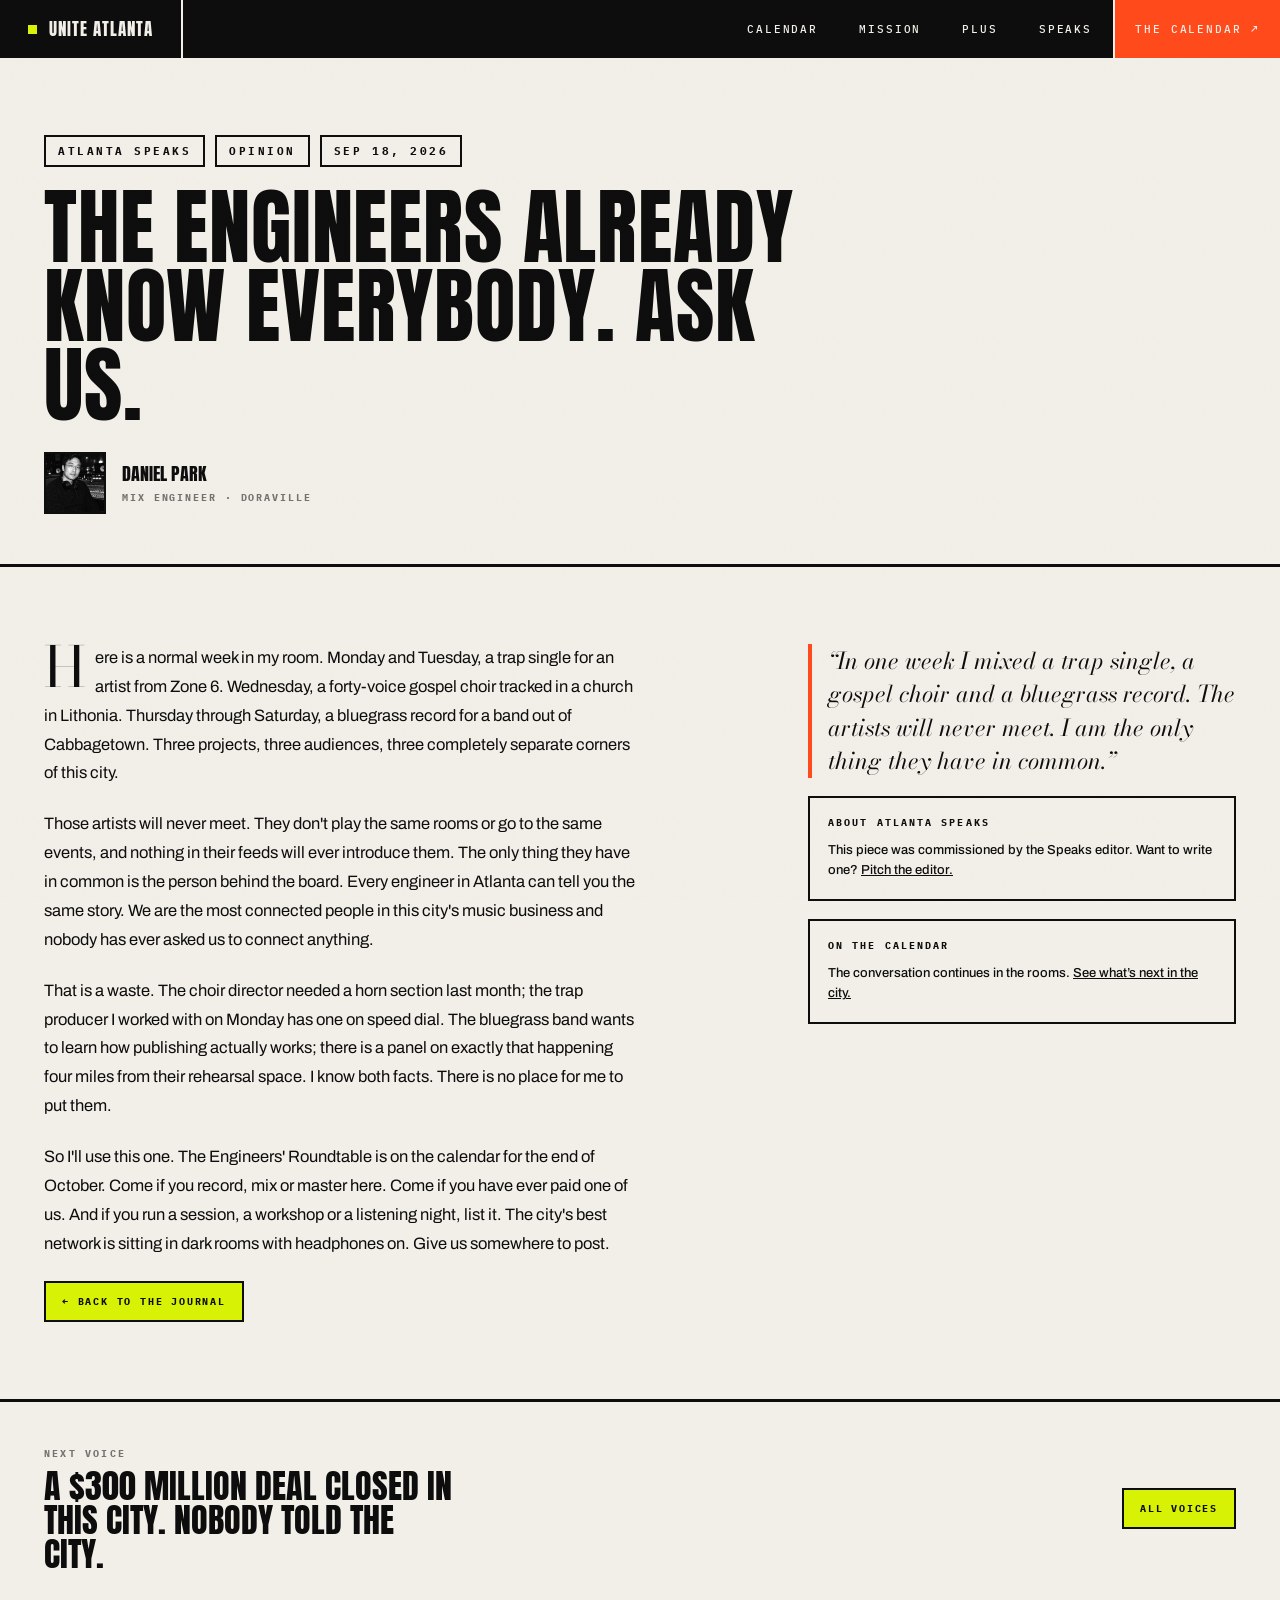
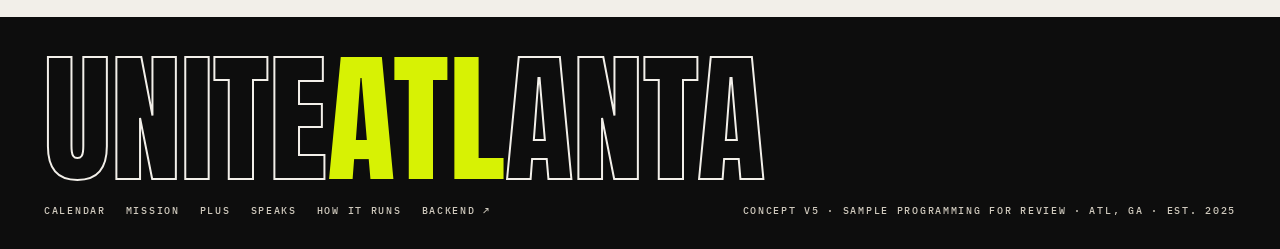
<file: speaks/daniel-park.html>
<!doctype html>
<html lang="en">
<head>
<meta charset="utf-8">
<meta name="viewport" content="width=device-width, initial-scale=1">
<title>Daniel Park · Atlanta Speaks</title>
<meta name="description" content="In one week I mixed a trap single, a gospel choir and a bluegrass record. The artists will never meet. I am the only thing they have in common.">
<link rel="icon" href="data:image/svg+xml,<svg xmlns=%22http://www.w3.org/2000/svg%22 viewBox=%220 0 100 100%22><rect width=%22100%22 height=%22100%22 fill=%22%230D0D0D%22/><text y=%2274%22 x=%2250%22 text-anchor=%22middle%22 font-family=%22Arial Black%22 font-size=%2260%22 fill=%22%23D7F204%22>UA</text></svg>">
<link rel="preconnect" href="https://fonts.googleapis.com">
<link rel="preconnect" href="https://fonts.gstatic.com" crossorigin>
<link rel="stylesheet" href="https://fonts.googleapis.com/css2?family=Anton&family=Archivo:ital,wght@0,400;0,500;0,700;0,900;1,400&family=Bodoni+Moda:ital,opsz,wght@0,6..96,400;0,6..96,700;1,6..96,400;1,6..96,600&family=IBM+Plex+Mono:wght@400;500;700&display=swap">
<link rel="stylesheet" href="/assets/styles.css">
</head>
<body class="post-page">

<nav>
  <div class="nav-in">
    <a class="nav-brand" href="/"><span class="dot"></span>Unite Atlanta</a>
    <div class="nav-links">
      <a href="/#calendar">Calendar</a>
      <a href="/#mission" class="hideable">Mission</a>
      <a href="/#plus" class="hideable">Plus</a>
      <a href="/#speaks" class="hideable">Speaks</a>
      <a class="nav-submit" href="/#calendar" style="text-decoration:none">The calendar ↗</a>
    </div>
  </div>
</nav>

<main>
<header class="post-hero">
  <div class="wrap">
    <div class="post-kicker">
      <span class="stamp">Atlanta Speaks</span>
      <span class="stamp">Opinion</span>
      <span class="stamp">SEP 18, 2026</span>
      
    </div>
    <h1 class="post-title">The Engineers Already Know Everybody. Ask Us.</h1>
    <div class="post-byline">
      <img src="/img/portrait-daniel.webp" alt="Portrait for Daniel Park">
      <div><div class="bn">Daniel Park</div><div class="br">Mix Engineer · Doraville</div></div>
    </div>
  </div>
</header>

<div class="wrap">
  <div class="post-layout">
    <article class="post-body">
      <p>Here is a normal week in my room. Monday and Tuesday, a trap single for an artist from Zone 6. Wednesday, a forty-voice gospel choir tracked in a church in Lithonia. Thursday through Saturday, a bluegrass record for a band out of Cabbagetown. Three projects, three audiences, three completely separate corners of this city.</p>
<p>Those artists will never meet. They don't play the same rooms or go to the same events, and nothing in their feeds will ever introduce them. The only thing they have in common is the person behind the board. Every engineer in Atlanta can tell you the same story. We are the most connected people in this city's music business and nobody has ever asked us to connect anything.</p>
<p>That is a waste. The choir director needed a horn section last month; the trap producer I worked with on Monday has one on speed dial. The bluegrass band wants to learn how publishing actually works; there is a panel on exactly that happening four miles from their rehearsal space. I know both facts. There is no place for me to put them.</p>
<p>So I'll use this one. The Engineers' Roundtable is on the calendar for the end of October. Come if you record, mix or master here. Come if you have ever paid one of us. And if you run a session, a workshop or a listening night, list it. The city's best network is sitting in dark rooms with headphones on. Give us somewhere to post.</p>
      <a class="btn-back" href="/#speaks">← Back to the journal</a>
    </article>
    <aside class="post-side">
      <div class="post-pull">&ldquo;In one week I mixed a trap single, a gospel choir and a bluegrass record. The artists will never meet. I am the only thing they have in common.&rdquo;</div>
      <div class="side-box">
        <h4>About Atlanta Speaks</h4>
        <p>This piece was commissioned by the Speaks editor. Want to write one? <a href="/?pitch=1#speaks">Pitch the editor.</a></p>
      </div>
      <div class="side-box">
        <h4>On the calendar</h4>
        <p>The conversation continues in the rooms. <a href="/#calendar">See what&rsquo;s next in the city.</a></p>
      </div>
    </aside>
  </div>
</div>

<div class="post-next">
  <div class="wrap">
    <div class="post-next-in">
      <a class="pn" href="/speaks/renee-holloway">
        <span class="pn-label">Next voice</span>
        <span class="pn-title">A $300 Million Deal Closed in This City. Nobody Told the City.</span>
      </a>
      <a class="btn-back" href="/#speaks">All voices</a>
    </div>
  </div>
</div>
</main>

<footer>
  <div class="foot-mast" aria-hidden="true">UNITE<em>ATL</em>ANTA</div>
  <div class="foot-bar">
    <div class="fl">
      <a href="/#calendar">Calendar</a><a href="/#mission">Mission</a><a href="/#plus">Plus</a><a href="/#speaks">Speaks</a><a href="/#how">How it runs</a>
      <a href="/admin">Backend ↗</a>
    </div>
    <p>Concept v5 · sample programming for review · ATL, GA · est. 2025</p>
  </div>
</footer>

</body>
</html>
</file>
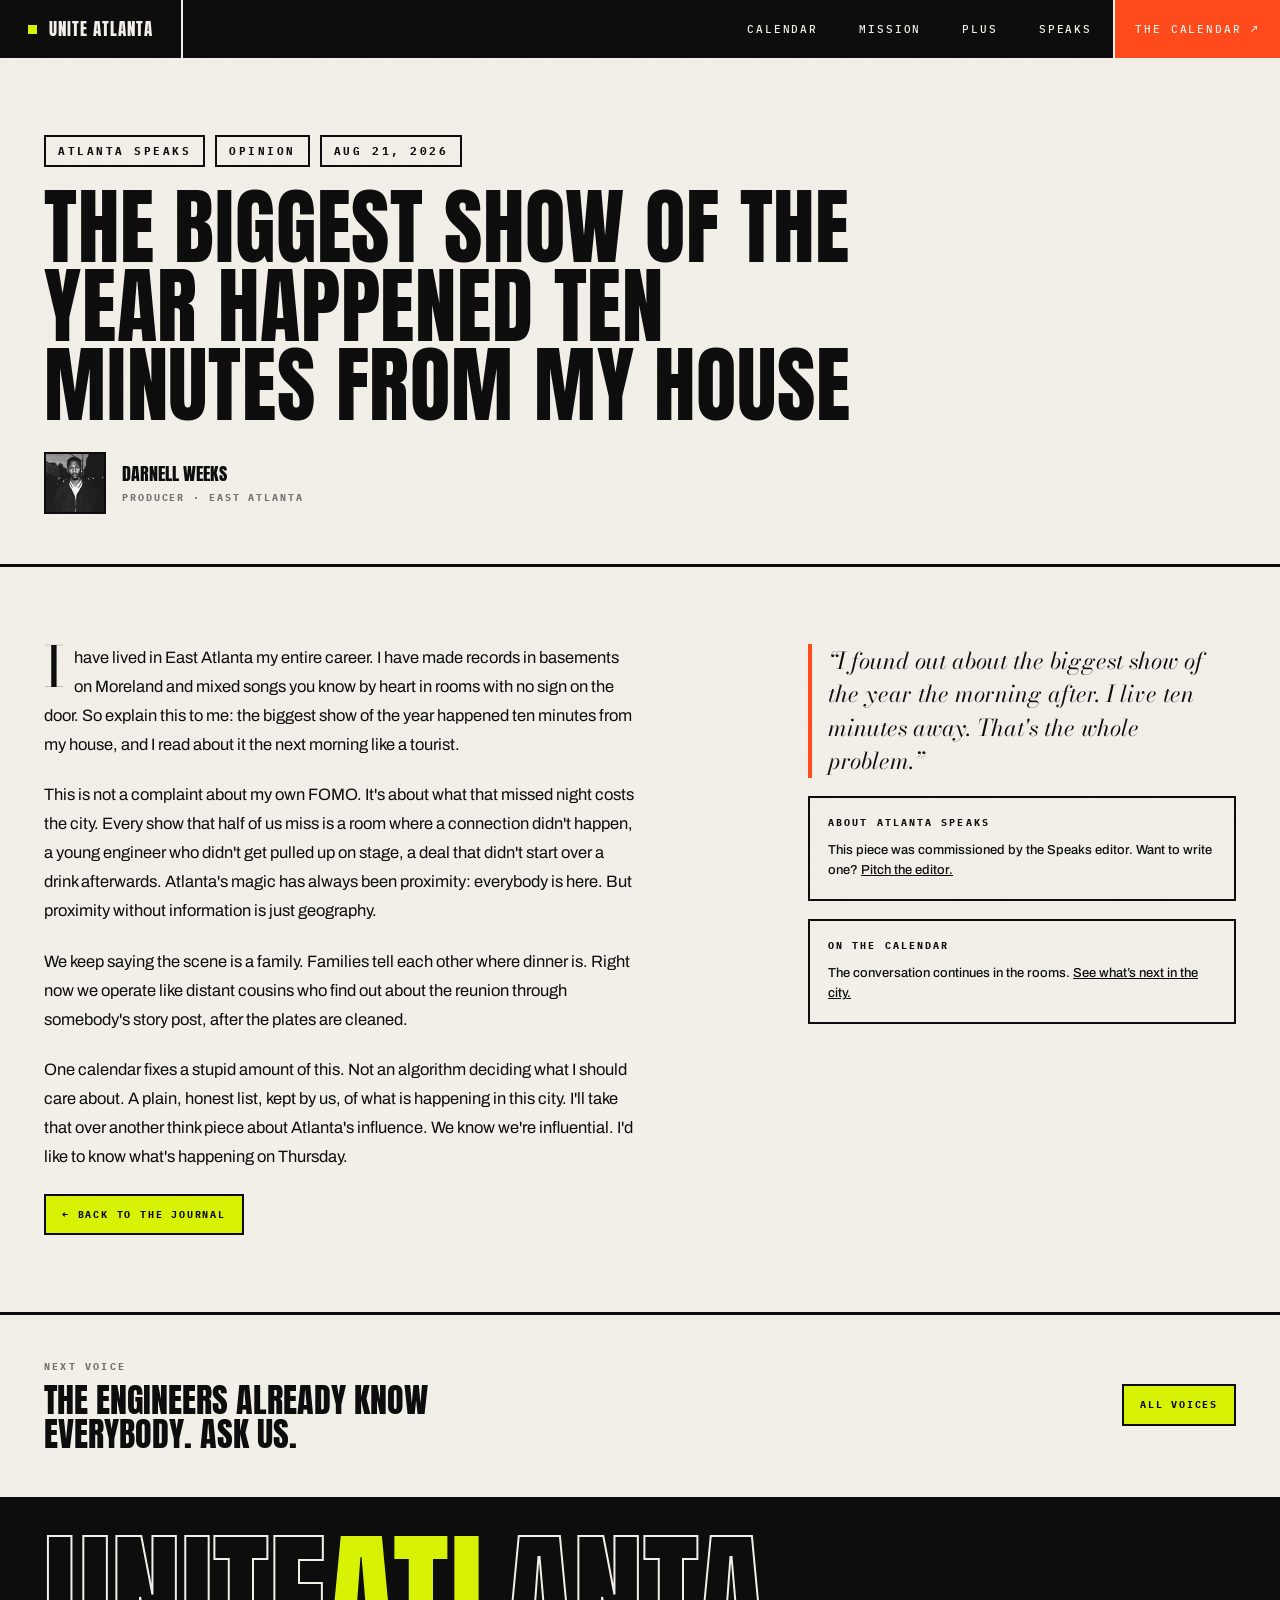
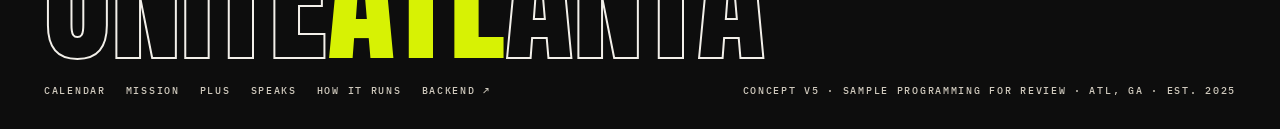
<file: speaks/darnell-weeks.html>
<!doctype html>
<html lang="en">
<head>
<meta charset="utf-8">
<meta name="viewport" content="width=device-width, initial-scale=1">
<title>Darnell Weeks · Atlanta Speaks</title>
<meta name="description" content="I found out about the biggest show of the year the morning after. I live ten minutes away. That's the whole problem.">
<link rel="icon" href="data:image/svg+xml,<svg xmlns=%22http://www.w3.org/2000/svg%22 viewBox=%220 0 100 100%22><rect width=%22100%22 height=%22100%22 fill=%22%230D0D0D%22/><text y=%2274%22 x=%2250%22 text-anchor=%22middle%22 font-family=%22Arial Black%22 font-size=%2260%22 fill=%22%23D7F204%22>UA</text></svg>">
<link rel="preconnect" href="https://fonts.googleapis.com">
<link rel="preconnect" href="https://fonts.gstatic.com" crossorigin>
<link rel="stylesheet" href="https://fonts.googleapis.com/css2?family=Anton&family=Archivo:ital,wght@0,400;0,500;0,700;0,900;1,400&family=Bodoni+Moda:ital,opsz,wght@0,6..96,400;0,6..96,700;1,6..96,400;1,6..96,600&family=IBM+Plex+Mono:wght@400;500;700&display=swap">
<link rel="stylesheet" href="/assets/styles.css">
</head>
<body class="post-page">

<nav>
  <div class="nav-in">
    <a class="nav-brand" href="/"><span class="dot"></span>Unite Atlanta</a>
    <div class="nav-links">
      <a href="/#calendar">Calendar</a>
      <a href="/#mission" class="hideable">Mission</a>
      <a href="/#plus" class="hideable">Plus</a>
      <a href="/#speaks" class="hideable">Speaks</a>
      <a class="nav-submit" href="/#calendar" style="text-decoration:none">The calendar ↗</a>
    </div>
  </div>
</nav>

<main>
<header class="post-hero">
  <div class="wrap">
    <div class="post-kicker">
      <span class="stamp">Atlanta Speaks</span>
      <span class="stamp">Opinion</span>
      <span class="stamp">AUG 21, 2026</span>
      
    </div>
    <h1 class="post-title">The Biggest Show of the Year Happened Ten Minutes From My House</h1>
    <div class="post-byline">
      <img src="/img/portrait-m.webp" alt="Portrait for Darnell Weeks">
      <div><div class="bn">Darnell Weeks</div><div class="br">Producer · East Atlanta</div></div>
    </div>
  </div>
</header>

<div class="wrap">
  <div class="post-layout">
    <article class="post-body">
      <p>I have lived in East Atlanta my entire career. I have made records in basements on Moreland and mixed songs you know by heart in rooms with no sign on the door. So explain this to me: the biggest show of the year happened ten minutes from my house, and I read about it the next morning like a tourist.</p>
<p>This is not a complaint about my own FOMO. It's about what that missed night costs the city. Every show that half of us miss is a room where a connection didn't happen, a young engineer who didn't get pulled up on stage, a deal that didn't start over a drink afterwards. Atlanta's magic has always been proximity: everybody is here. But proximity without information is just geography.</p>
<p>We keep saying the scene is a family. Families tell each other where dinner is. Right now we operate like distant cousins who find out about the reunion through somebody's story post, after the plates are cleaned.</p>
<p>One calendar fixes a stupid amount of this. Not an algorithm deciding what I should care about. A plain, honest list, kept by us, of what is happening in this city. I'll take that over another think piece about Atlanta's influence. We know we're influential. I'd like to know what's happening on Thursday.</p>
      <a class="btn-back" href="/#speaks">← Back to the journal</a>
    </article>
    <aside class="post-side">
      <div class="post-pull">&ldquo;I found out about the biggest show of the year the morning after. I live ten minutes away. That's the whole problem.&rdquo;</div>
      <div class="side-box">
        <h4>About Atlanta Speaks</h4>
        <p>This piece was commissioned by the Speaks editor. Want to write one? <a href="/?pitch=1#speaks">Pitch the editor.</a></p>
      </div>
      <div class="side-box">
        <h4>On the calendar</h4>
        <p>The conversation continues in the rooms. <a href="/#calendar">See what&rsquo;s next in the city.</a></p>
      </div>
    </aside>
  </div>
</div>

<div class="post-next">
  <div class="wrap">
    <div class="post-next-in">
      <a class="pn" href="/speaks/daniel-park">
        <span class="pn-label">Next voice</span>
        <span class="pn-title">The Engineers Already Know Everybody. Ask Us.</span>
      </a>
      <a class="btn-back" href="/#speaks">All voices</a>
    </div>
  </div>
</div>
</main>

<footer>
  <div class="foot-mast" aria-hidden="true">UNITE<em>ATL</em>ANTA</div>
  <div class="foot-bar">
    <div class="fl">
      <a href="/#calendar">Calendar</a><a href="/#mission">Mission</a><a href="/#plus">Plus</a><a href="/#speaks">Speaks</a><a href="/#how">How it runs</a>
      <a href="/admin">Backend ↗</a>
    </div>
    <p>Concept v5 · sample programming for review · ATL, GA · est. 2025</p>
  </div>
</footer>

</body>
</html>
</file>
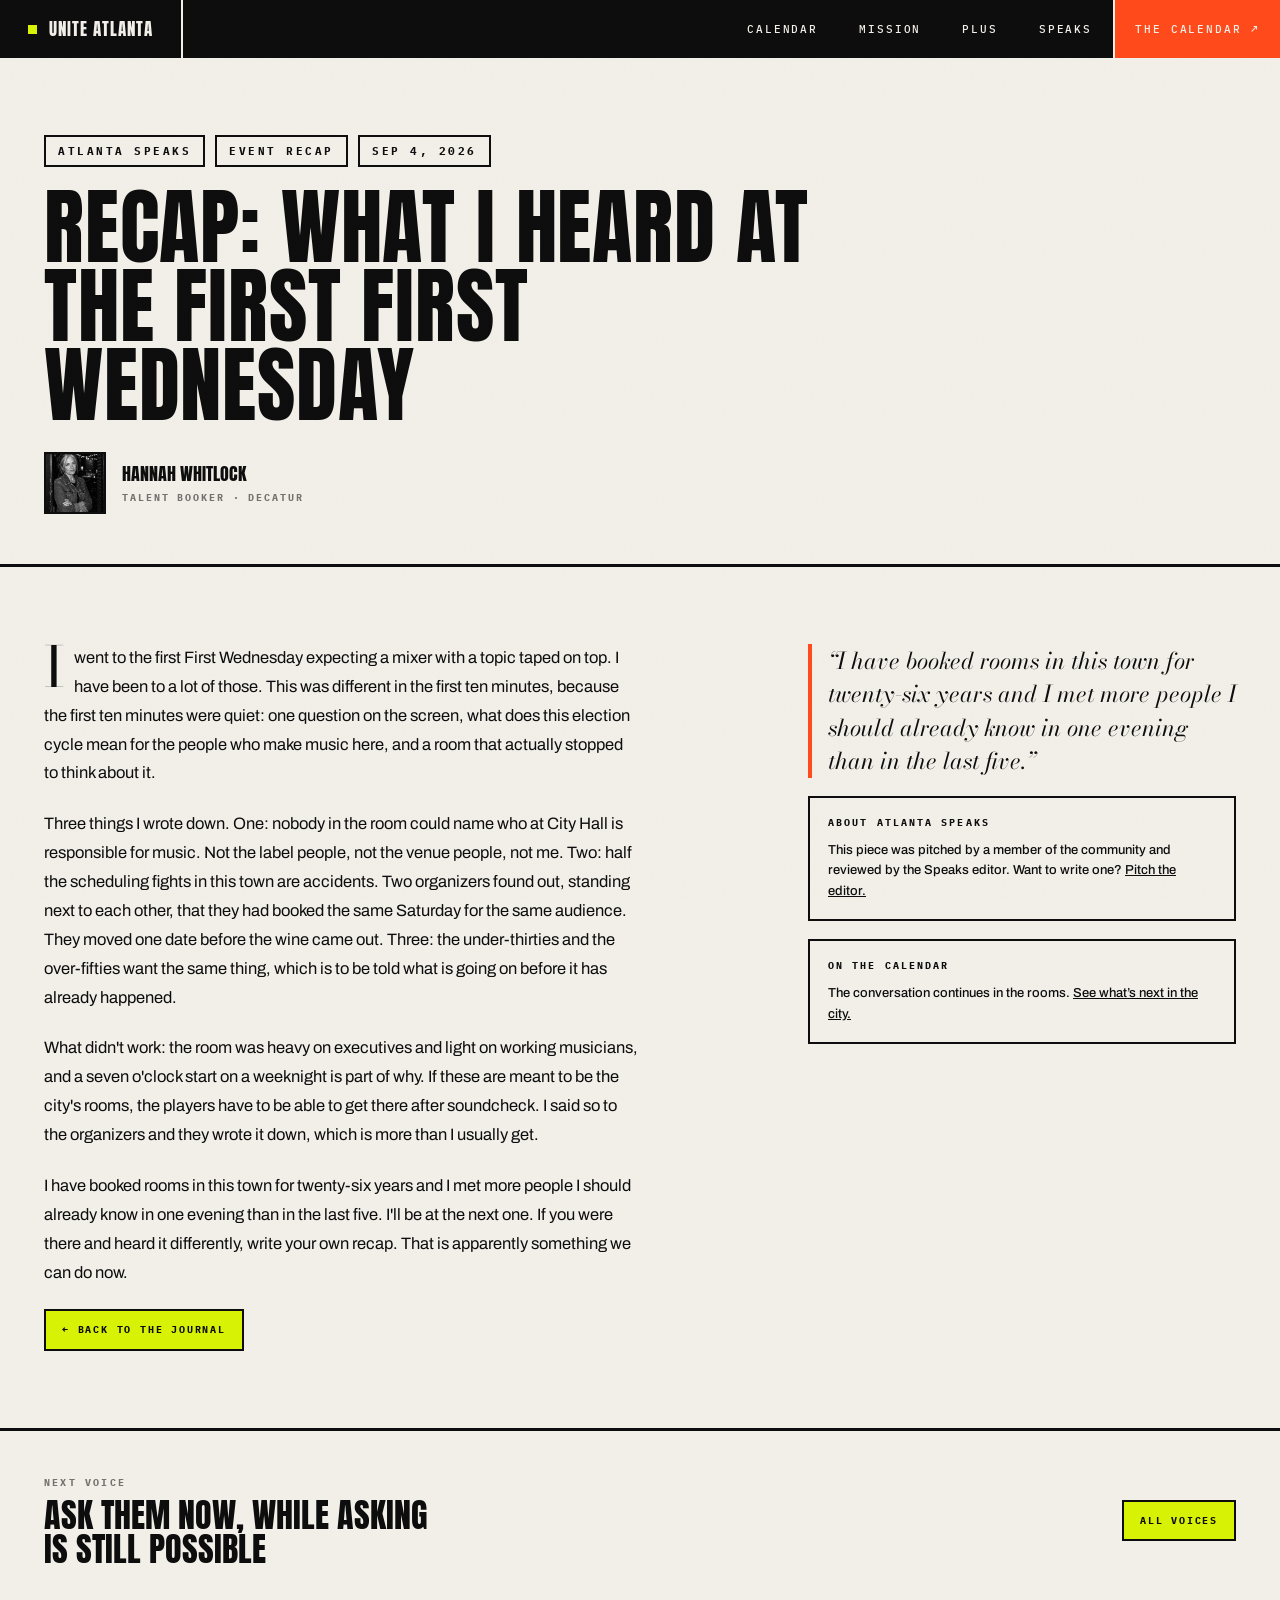
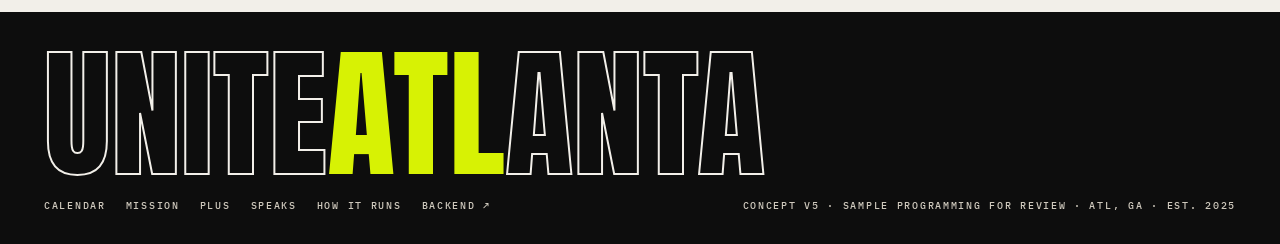
<file: speaks/hannah-whitlock.html>
<!doctype html>
<html lang="en">
<head>
<meta charset="utf-8">
<meta name="viewport" content="width=device-width, initial-scale=1">
<title>Hannah Whitlock · Atlanta Speaks</title>
<meta name="description" content="I have booked rooms in this town for twenty-six years and I met more people I should already know in one evening than in the last five.">
<link rel="icon" href="data:image/svg+xml,<svg xmlns=%22http://www.w3.org/2000/svg%22 viewBox=%220 0 100 100%22><rect width=%22100%22 height=%22100%22 fill=%22%230D0D0D%22/><text y=%2274%22 x=%2250%22 text-anchor=%22middle%22 font-family=%22Arial Black%22 font-size=%2260%22 fill=%22%23D7F204%22>UA</text></svg>">
<link rel="preconnect" href="https://fonts.googleapis.com">
<link rel="preconnect" href="https://fonts.gstatic.com" crossorigin>
<link rel="stylesheet" href="https://fonts.googleapis.com/css2?family=Anton&family=Archivo:ital,wght@0,400;0,500;0,700;0,900;1,400&family=Bodoni+Moda:ital,opsz,wght@0,6..96,400;0,6..96,700;1,6..96,400;1,6..96,600&family=IBM+Plex+Mono:wght@400;500;700&display=swap">
<link rel="stylesheet" href="/assets/styles.css">
</head>
<body class="post-page">

<nav>
  <div class="nav-in">
    <a class="nav-brand" href="/"><span class="dot"></span>Unite Atlanta</a>
    <div class="nav-links">
      <a href="/#calendar">Calendar</a>
      <a href="/#mission" class="hideable">Mission</a>
      <a href="/#plus" class="hideable">Plus</a>
      <a href="/#speaks" class="hideable">Speaks</a>
      <a class="nav-submit" href="/#calendar" style="text-decoration:none">The calendar ↗</a>
    </div>
  </div>
</nav>

<main>
<header class="post-hero">
  <div class="wrap">
    <div class="post-kicker">
      <span class="stamp">Atlanta Speaks</span>
      <span class="stamp">Event recap</span>
      <span class="stamp">SEP 4, 2026</span>
      
    </div>
    <h1 class="post-title">Recap: What I Heard at the First First Wednesday</h1>
    <div class="post-byline">
      <img src="/img/portrait-hannah.webp" alt="Portrait for Hannah Whitlock">
      <div><div class="bn">Hannah Whitlock</div><div class="br">Talent Booker · Decatur</div></div>
    </div>
  </div>
</header>

<div class="wrap">
  <div class="post-layout">
    <article class="post-body">
      <p>I went to the first First Wednesday expecting a mixer with a topic taped on top. I have been to a lot of those. This was different in the first ten minutes, because the first ten minutes were quiet: one question on the screen, what does this election cycle mean for the people who make music here, and a room that actually stopped to think about it.</p>
<p>Three things I wrote down. One: nobody in the room could name who at City Hall is responsible for music. Not the label people, not the venue people, not me. Two: half the scheduling fights in this town are accidents. Two organizers found out, standing next to each other, that they had booked the same Saturday for the same audience. They moved one date before the wine came out. Three: the under-thirties and the over-fifties want the same thing, which is to be told what is going on before it has already happened.</p>
<p>What didn't work: the room was heavy on executives and light on working musicians, and a seven o'clock start on a weeknight is part of why. If these are meant to be the city's rooms, the players have to be able to get there after soundcheck. I said so to the organizers and they wrote it down, which is more than I usually get.</p>
<p>I have booked rooms in this town for twenty-six years and I met more people I should already know in one evening than in the last five. I'll be at the next one. If you were there and heard it differently, write your own recap. That is apparently something we can do now.</p>
      <a class="btn-back" href="/#speaks">← Back to the journal</a>
    </article>
    <aside class="post-side">
      <div class="post-pull">&ldquo;I have booked rooms in this town for twenty-six years and I met more people I should already know in one evening than in the last five.&rdquo;</div>
      <div class="side-box">
        <h4>About Atlanta Speaks</h4>
        <p>This piece was pitched by a member of the community and reviewed by the Speaks editor. Want to write one? <a href="/?pitch=1#speaks">Pitch the editor.</a></p>
      </div>
      <div class="side-box">
        <h4>On the calendar</h4>
        <p>The conversation continues in the rooms. <a href="/#calendar">See what&rsquo;s next in the city.</a></p>
      </div>
    </aside>
  </div>
</div>

<div class="post-next">
  <div class="wrap">
    <div class="post-next-in">
      <a class="pn" href="/speaks/otis-greer">
        <span class="pn-label">Next voice</span>
        <span class="pn-title">Ask Them Now, While Asking Is Still Possible</span>
      </a>
      <a class="btn-back" href="/#speaks">All voices</a>
    </div>
  </div>
</div>
</main>

<footer>
  <div class="foot-mast" aria-hidden="true">UNITE<em>ATL</em>ANTA</div>
  <div class="foot-bar">
    <div class="fl">
      <a href="/#calendar">Calendar</a><a href="/#mission">Mission</a><a href="/#plus">Plus</a><a href="/#speaks">Speaks</a><a href="/#how">How it runs</a>
      <a href="/admin">Backend ↗</a>
    </div>
    <p>Concept v5 · sample programming for review · ATL, GA · est. 2025</p>
  </div>
</footer>

</body>
</html>
</file>
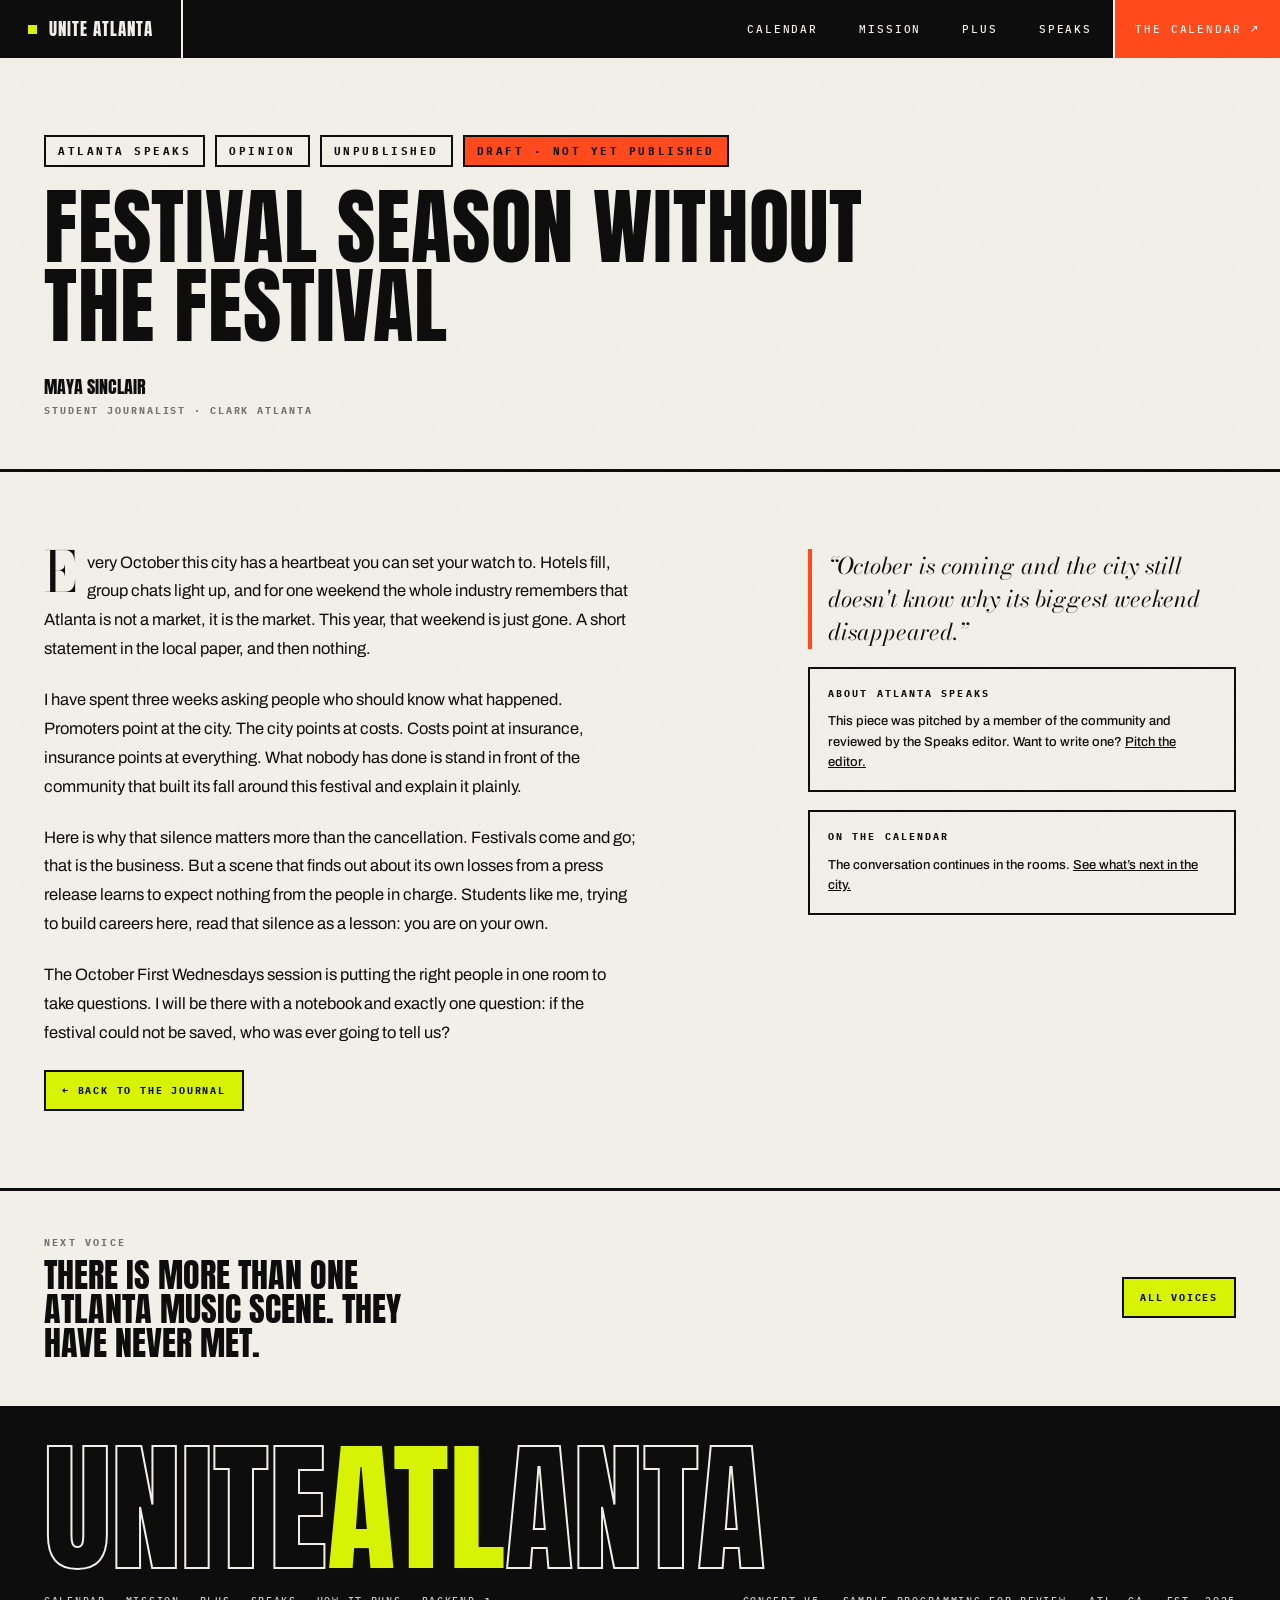
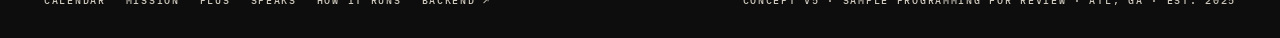
<file: speaks/maya-sinclair.html>
<!doctype html>
<html lang="en">
<head>
<meta charset="utf-8">
<meta name="viewport" content="width=device-width, initial-scale=1">
<title>Maya Sinclair · Atlanta Speaks</title>
<meta name="description" content="October is coming and the city still doesn't know why its biggest weekend disappeared.">
<meta name="robots" content="noindex">
<link rel="icon" href="data:image/svg+xml,<svg xmlns=%22http://www.w3.org/2000/svg%22 viewBox=%220 0 100 100%22><rect width=%22100%22 height=%22100%22 fill=%22%230D0D0D%22/><text y=%2274%22 x=%2250%22 text-anchor=%22middle%22 font-family=%22Arial Black%22 font-size=%2260%22 fill=%22%23D7F204%22>UA</text></svg>">
<link rel="preconnect" href="https://fonts.googleapis.com">
<link rel="preconnect" href="https://fonts.gstatic.com" crossorigin>
<link rel="stylesheet" href="https://fonts.googleapis.com/css2?family=Anton&family=Archivo:ital,wght@0,400;0,500;0,700;0,900;1,400&family=Bodoni+Moda:ital,opsz,wght@0,6..96,400;0,6..96,700;1,6..96,400;1,6..96,600&family=IBM+Plex+Mono:wght@400;500;700&display=swap">
<link rel="stylesheet" href="/assets/styles.css">
</head>
<body class="post-page">

<nav>
  <div class="nav-in">
    <a class="nav-brand" href="/"><span class="dot"></span>Unite Atlanta</a>
    <div class="nav-links">
      <a href="/#calendar">Calendar</a>
      <a href="/#mission" class="hideable">Mission</a>
      <a href="/#plus" class="hideable">Plus</a>
      <a href="/#speaks" class="hideable">Speaks</a>
      <a class="nav-submit" href="/#calendar" style="text-decoration:none">The calendar ↗</a>
    </div>
  </div>
</nav>

<main>
<header class="post-hero">
  <div class="wrap">
    <div class="post-kicker">
      <span class="stamp">Atlanta Speaks</span>
      <span class="stamp">Opinion</span>
      <span class="stamp">UNPUBLISHED</span>
      <span class="stamp red">Draft · not yet published</span>
    </div>
    <h1 class="post-title">Festival Season Without the Festival</h1>
    <div class="post-byline">
      
      <div><div class="bn">Maya Sinclair</div><div class="br">Student Journalist · Clark Atlanta</div></div>
    </div>
  </div>
</header>

<div class="wrap">
  <div class="post-layout">
    <article class="post-body">
      <p>Every October this city has a heartbeat you can set your watch to. Hotels fill, group chats light up, and for one weekend the whole industry remembers that Atlanta is not a market, it is the market. This year, that weekend is just gone. A short statement in the local paper, and then nothing.</p>
<p>I have spent three weeks asking people who should know what happened. Promoters point at the city. The city points at costs. Costs point at insurance, insurance points at everything. What nobody has done is stand in front of the community that built its fall around this festival and explain it plainly.</p>
<p>Here is why that silence matters more than the cancellation. Festivals come and go; that is the business. But a scene that finds out about its own losses from a press release learns to expect nothing from the people in charge. Students like me, trying to build careers here, read that silence as a lesson: you are on your own.</p>
<p>The October First Wednesdays session is putting the right people in one room to take questions. I will be there with a notebook and exactly one question: if the festival could not be saved, who was ever going to tell us?</p>
      <a class="btn-back" href="/#speaks">← Back to the journal</a>
    </article>
    <aside class="post-side">
      <div class="post-pull">&ldquo;October is coming and the city still doesn't know why its biggest weekend disappeared.&rdquo;</div>
      <div class="side-box">
        <h4>About Atlanta Speaks</h4>
        <p>This piece was pitched by a member of the community and reviewed by the Speaks editor. Want to write one? <a href="/?pitch=1#speaks">Pitch the editor.</a></p>
      </div>
      <div class="side-box">
        <h4>On the calendar</h4>
        <p>The conversation continues in the rooms. <a href="/#calendar">See what&rsquo;s next in the city.</a></p>
      </div>
    </aside>
  </div>
</div>

<div class="post-next">
  <div class="wrap">
    <div class="post-next-in">
      <a class="pn" href="/speaks/camila-reyes">
        <span class="pn-label">Next voice</span>
        <span class="pn-title">There Is More Than One Atlanta Music Scene. They Have Never Met.</span>
      </a>
      <a class="btn-back" href="/#speaks">All voices</a>
    </div>
  </div>
</div>
</main>

<footer>
  <div class="foot-mast" aria-hidden="true">UNITE<em>ATL</em>ANTA</div>
  <div class="foot-bar">
    <div class="fl">
      <a href="/#calendar">Calendar</a><a href="/#mission">Mission</a><a href="/#plus">Plus</a><a href="/#speaks">Speaks</a><a href="/#how">How it runs</a>
      <a href="/admin">Backend ↗</a>
    </div>
    <p>Concept v5 · sample programming for review · ATL, GA · est. 2025</p>
  </div>
</footer>

</body>
</html>
</file>
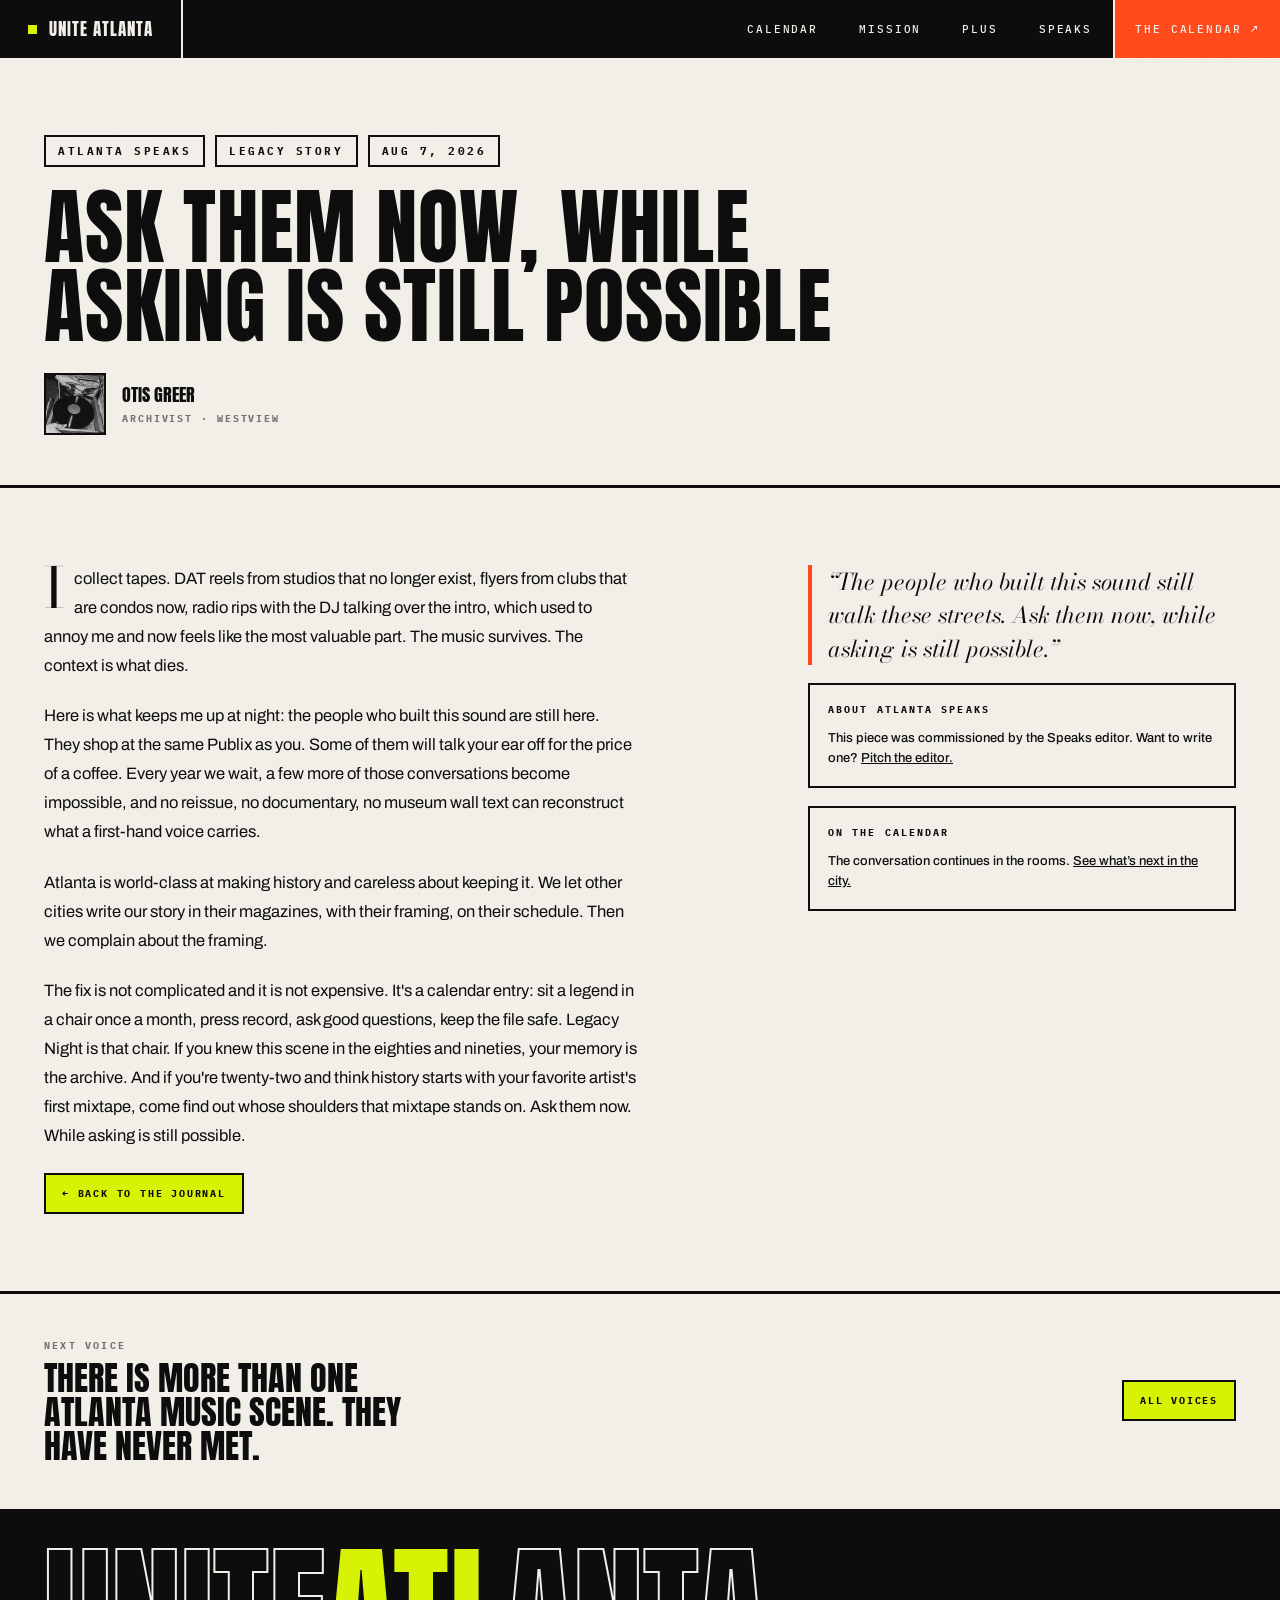
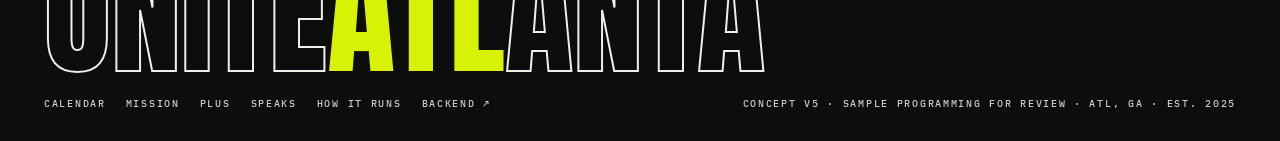
<file: speaks/otis-greer.html>
<!doctype html>
<html lang="en">
<head>
<meta charset="utf-8">
<meta name="viewport" content="width=device-width, initial-scale=1">
<title>Otis Greer · Atlanta Speaks</title>
<meta name="description" content="The people who built this sound still walk these streets. Ask them now, while asking is still possible.">
<link rel="icon" href="data:image/svg+xml,<svg xmlns=%22http://www.w3.org/2000/svg%22 viewBox=%220 0 100 100%22><rect width=%22100%22 height=%22100%22 fill=%22%230D0D0D%22/><text y=%2274%22 x=%2250%22 text-anchor=%22middle%22 font-family=%22Arial Black%22 font-size=%2260%22 fill=%22%23D7F204%22>UA</text></svg>">
<link rel="preconnect" href="https://fonts.googleapis.com">
<link rel="preconnect" href="https://fonts.gstatic.com" crossorigin>
<link rel="stylesheet" href="https://fonts.googleapis.com/css2?family=Anton&family=Archivo:ital,wght@0,400;0,500;0,700;0,900;1,400&family=Bodoni+Moda:ital,opsz,wght@0,6..96,400;0,6..96,700;1,6..96,400;1,6..96,600&family=IBM+Plex+Mono:wght@400;500;700&display=swap">
<link rel="stylesheet" href="/assets/styles.css">
</head>
<body class="post-page">

<nav>
  <div class="nav-in">
    <a class="nav-brand" href="/"><span class="dot"></span>Unite Atlanta</a>
    <div class="nav-links">
      <a href="/#calendar">Calendar</a>
      <a href="/#mission" class="hideable">Mission</a>
      <a href="/#plus" class="hideable">Plus</a>
      <a href="/#speaks" class="hideable">Speaks</a>
      <a class="nav-submit" href="/#calendar" style="text-decoration:none">The calendar ↗</a>
    </div>
  </div>
</nav>

<main>
<header class="post-hero">
  <div class="wrap">
    <div class="post-kicker">
      <span class="stamp">Atlanta Speaks</span>
      <span class="stamp">Legacy story</span>
      <span class="stamp">AUG 7, 2026</span>
      
    </div>
    <h1 class="post-title">Ask Them Now, While Asking Is Still Possible</h1>
    <div class="post-byline">
      <img src="/img/vinyl.webp" alt="Portrait for Otis Greer">
      <div><div class="bn">Otis Greer</div><div class="br">Archivist · Westview</div></div>
    </div>
  </div>
</header>

<div class="wrap">
  <div class="post-layout">
    <article class="post-body">
      <p>I collect tapes. DAT reels from studios that no longer exist, flyers from clubs that are condos now, radio rips with the DJ talking over the intro, which used to annoy me and now feels like the most valuable part. The music survives. The context is what dies.</p>
<p>Here is what keeps me up at night: the people who built this sound are still here. They shop at the same Publix as you. Some of them will talk your ear off for the price of a coffee. Every year we wait, a few more of those conversations become impossible, and no reissue, no documentary, no museum wall text can reconstruct what a first-hand voice carries.</p>
<p>Atlanta is world-class at making history and careless about keeping it. We let other cities write our story in their magazines, with their framing, on their schedule. Then we complain about the framing.</p>
<p>The fix is not complicated and it is not expensive. It's a calendar entry: sit a legend in a chair once a month, press record, ask good questions, keep the file safe. Legacy Night is that chair. If you knew this scene in the eighties and nineties, your memory is the archive. And if you're twenty-two and think history starts with your favorite artist's first mixtape, come find out whose shoulders that mixtape stands on. Ask them now. While asking is still possible.</p>
      <a class="btn-back" href="/#speaks">← Back to the journal</a>
    </article>
    <aside class="post-side">
      <div class="post-pull">&ldquo;The people who built this sound still walk these streets. Ask them now, while asking is still possible.&rdquo;</div>
      <div class="side-box">
        <h4>About Atlanta Speaks</h4>
        <p>This piece was commissioned by the Speaks editor. Want to write one? <a href="/?pitch=1#speaks">Pitch the editor.</a></p>
      </div>
      <div class="side-box">
        <h4>On the calendar</h4>
        <p>The conversation continues in the rooms. <a href="/#calendar">See what&rsquo;s next in the city.</a></p>
      </div>
    </aside>
  </div>
</div>

<div class="post-next">
  <div class="wrap">
    <div class="post-next-in">
      <a class="pn" href="/speaks/camila-reyes">
        <span class="pn-label">Next voice</span>
        <span class="pn-title">There Is More Than One Atlanta Music Scene. They Have Never Met.</span>
      </a>
      <a class="btn-back" href="/#speaks">All voices</a>
    </div>
  </div>
</div>
</main>

<footer>
  <div class="foot-mast" aria-hidden="true">UNITE<em>ATL</em>ANTA</div>
  <div class="foot-bar">
    <div class="fl">
      <a href="/#calendar">Calendar</a><a href="/#mission">Mission</a><a href="/#plus">Plus</a><a href="/#speaks">Speaks</a><a href="/#how">How it runs</a>
      <a href="/admin">Backend ↗</a>
    </div>
    <p>Concept v5 · sample programming for review · ATL, GA · est. 2025</p>
  </div>
</footer>

</body>
</html>
</file>
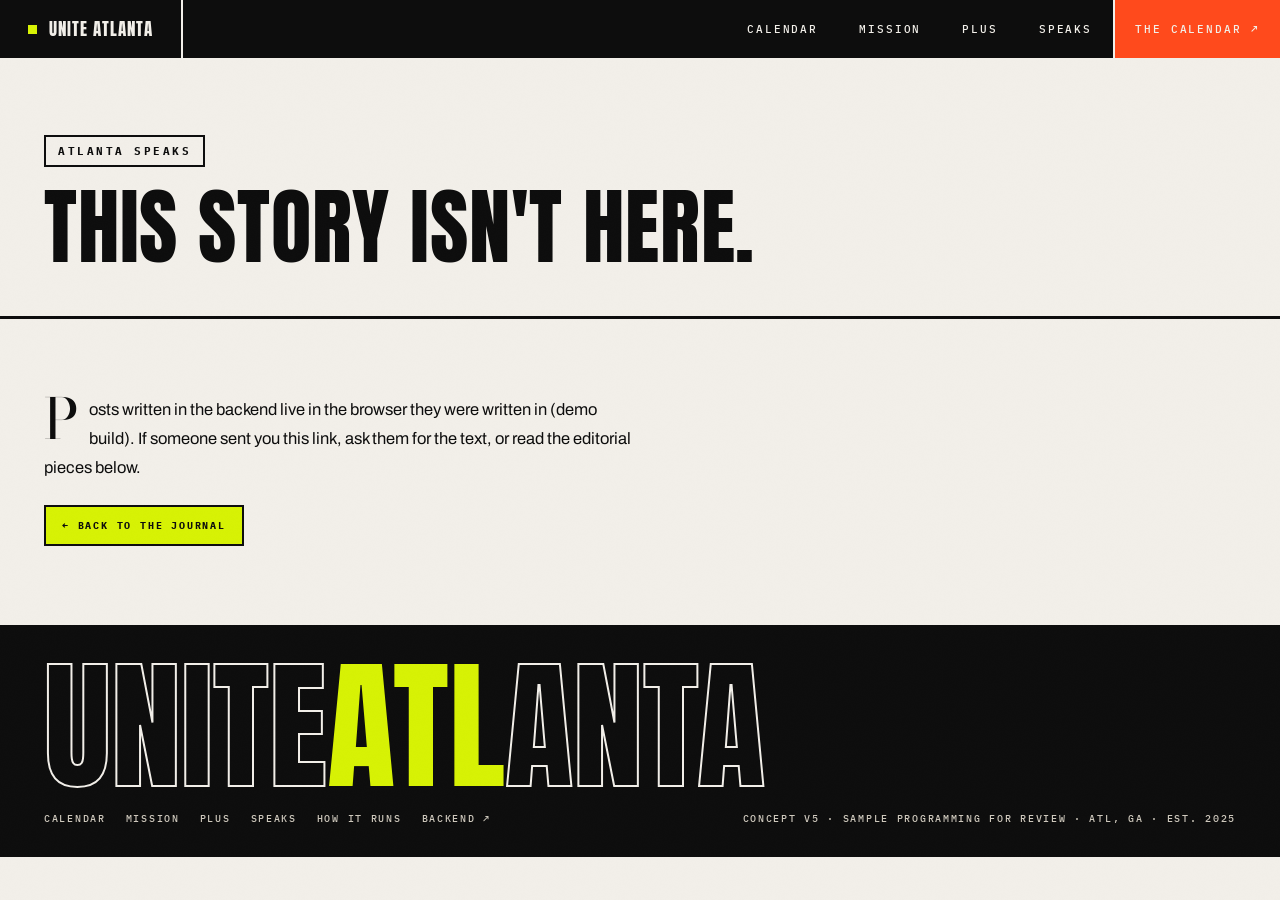
<file: speaks/post.html>
<!doctype html>
<html lang="en">
<head>
<meta charset="utf-8">
<meta name="viewport" content="width=device-width, initial-scale=1">
<title>Atlanta Speaks · Unite Atlanta</title>
<meta name="robots" content="noindex">
<link rel="icon" href="data:image/svg+xml,<svg xmlns=%22http://www.w3.org/2000/svg%22 viewBox=%220 0 100 100%22><rect width=%22100%22 height=%22100%22 fill=%22%230D0D0D%22/><text y=%2274%22 x=%2250%22 text-anchor=%22middle%22 font-family=%22Arial Black%22 font-size=%2260%22 fill=%22%23D7F204%22>UA</text></svg>">
<link rel="preconnect" href="https://fonts.googleapis.com">
<link rel="preconnect" href="https://fonts.gstatic.com" crossorigin>
<link rel="stylesheet" href="https://fonts.googleapis.com/css2?family=Anton&family=Archivo:ital,wght@0,400;0,500;0,700;0,900;1,400&family=Bodoni+Moda:ital,opsz,wght@0,6..96,400;0,6..96,700;1,6..96,400;1,6..96,600&family=IBM+Plex+Mono:wght@400;500;700&display=swap">
<link rel="stylesheet" href="/assets/styles.css">
</head>
<body class="post-page">

<nav>
  <div class="nav-in">
    <a class="nav-brand" href="/"><span class="dot"></span>Unite Atlanta</a>
    <div class="nav-links">
      <a href="/#calendar">Calendar</a>
      <a href="/#mission" class="hideable">Mission</a>
      <a href="/#plus" class="hideable">Plus</a>
      <a href="/#speaks" class="hideable">Speaks</a>
      <a class="nav-submit" href="/#calendar" style="text-decoration:none">The calendar ↗</a>
    </div>
  </div>
</nav>

<main id="postMain"></main>

<footer>
  <div class="foot-mast" aria-hidden="true">UNITE<em>ATL</em>ANTA</div>
  <div class="foot-bar">
    <div class="fl">
      <a href="/#calendar">Calendar</a><a href="/#mission">Mission</a><a href="/#plus">Plus</a><a href="/#speaks">Speaks</a><a href="/#how">How it runs</a>
      <a href="/admin">Backend ↗</a>
    </div>
    <p>Concept v5 · sample programming for review · ATL, GA · est. 2025</p>
  </div>
</footer>

<script src="/assets/data.js"></script>
<script>
const $ = s => document.querySelector(s);
const esc = s => String(s==null?"":s).replace(/[&<>"']/g, c => ({"&":"&amp;","<":"&lt;",">":"&gt;",'"':"&quot;","'":"&#39;"}[c]));
let store = {customPosts:[]};
try{ store = Object.assign(store, JSON.parse(localStorage.getItem("ua-store-v1")||"{}")); }catch(e){}
const id = new URLSearchParams(location.search).get("id");
const post = (store.customPosts||[]).find(p=>p.id===id) || window.UA_DATA.speaks.find(p=>p.id===id);

if(!post){
  $("#postMain").innerHTML = `
  <header class="post-hero"><div class="wrap">
    <div class="post-kicker"><span class="stamp">Atlanta Speaks</span></div>
    <h1 class="post-title">This story isn't here.</h1>
  </div></header>
  <div class="wrap"><div class="post-layout"><article class="post-body">
    <p>Posts written in the backend live in the browser they were written in (demo build). If someone sent you this link, ask them for the text, or read the editorial pieces below.</p>
    <a class="btn-back" href="/#speaks">← Back to the journal</a>
  </article></div></div>`;
  document.title = "Atlanta Speaks · Unite Atlanta";
} else {
  document.title = esc(post.name) + " · Atlanta Speaks";
  const draft = post.status !== "published" ? '<span class="stamp red">Draft · not yet published</span>' : "";
  $("#postMain").innerHTML = `
  <header class="post-hero"><div class="wrap">
    <div class="post-kicker"><span class="stamp">Atlanta Speaks</span><span class="stamp">${esc(post.kind||"Opinion")}</span><span class="stamp">${esc(post.date)}</span>${draft}</div>
    <h1 class="post-title">${esc(post.title)}</h1>
    <div class="post-byline">
      ${post.img?`<img src="${post.img}" alt="Portrait for ${esc(post.name)}">`:""}
      <div><div class="bn">${esc(post.name)}</div><div class="br">${esc(post.role)}</div></div>
    </div>
  </div></header>
  <div class="wrap"><div class="post-layout">
    <article class="post-body">
      ${post.body.map(p=>`<p>${esc(p)}</p>`).join("")}
      <a class="btn-back" href="/#speaks">← Back to the journal</a>
    </article>
    <aside class="post-side">
      <div class="post-pull">&ldquo;${esc(post.quote)}&rdquo;</div>
      <div class="side-box">
        <h4>About Atlanta Speaks</h4>
        <p>${post.source==="community"?"This piece was pitched by a member of the community and reviewed by the Speaks editor.":"This piece was commissioned by the Speaks editor."} Want to write one? <a href="/?pitch=1#speaks">Pitch the editor.</a></p>
      </div>
      <div class="side-box">
        <h4>On the calendar</h4>
        <p>The conversation continues in the rooms. <a href="/#calendar">See what&rsquo;s next in the city.</a></p>
      </div>
    </aside>
  </div></div>`;
}
</script>
</body>
</html>
</file>
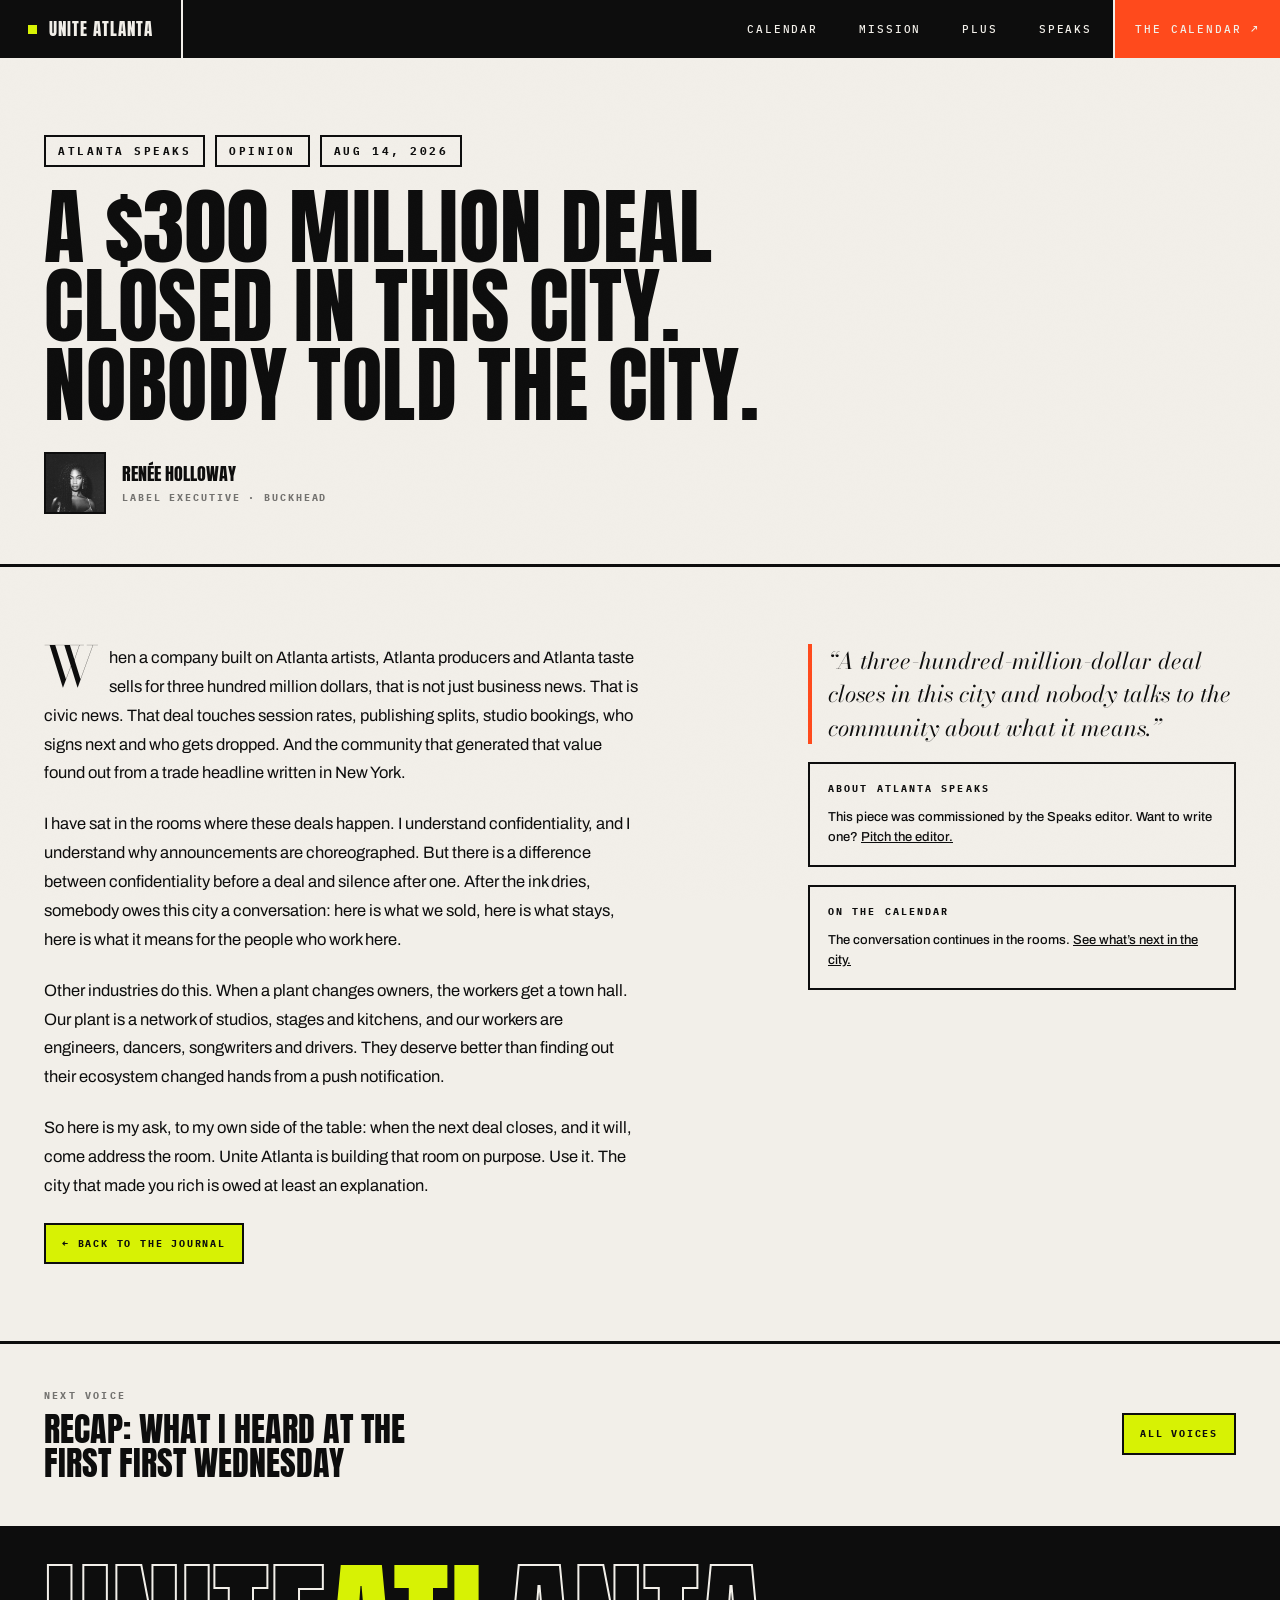
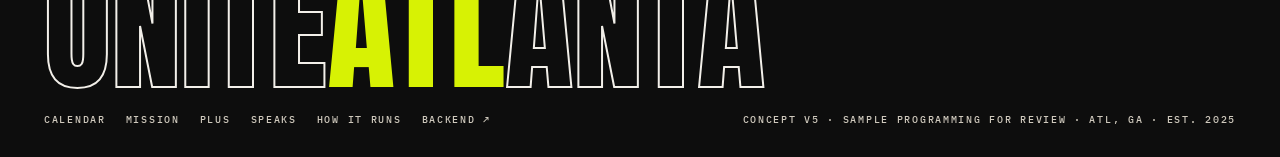
<file: speaks/renee-holloway.html>
<!doctype html>
<html lang="en">
<head>
<meta charset="utf-8">
<meta name="viewport" content="width=device-width, initial-scale=1">
<title>Renée Holloway · Atlanta Speaks</title>
<meta name="description" content="A three-hundred-million-dollar deal closes in this city and nobody talks to the community about what it means.">
<link rel="icon" href="data:image/svg+xml,<svg xmlns=%22http://www.w3.org/2000/svg%22 viewBox=%220 0 100 100%22><rect width=%22100%22 height=%22100%22 fill=%22%230D0D0D%22/><text y=%2274%22 x=%2250%22 text-anchor=%22middle%22 font-family=%22Arial Black%22 font-size=%2260%22 fill=%22%23D7F204%22>UA</text></svg>">
<link rel="preconnect" href="https://fonts.googleapis.com">
<link rel="preconnect" href="https://fonts.gstatic.com" crossorigin>
<link rel="stylesheet" href="https://fonts.googleapis.com/css2?family=Anton&family=Archivo:ital,wght@0,400;0,500;0,700;0,900;1,400&family=Bodoni+Moda:ital,opsz,wght@0,6..96,400;0,6..96,700;1,6..96,400;1,6..96,600&family=IBM+Plex+Mono:wght@400;500;700&display=swap">
<link rel="stylesheet" href="/assets/styles.css">
</head>
<body class="post-page">

<nav>
  <div class="nav-in">
    <a class="nav-brand" href="/"><span class="dot"></span>Unite Atlanta</a>
    <div class="nav-links">
      <a href="/#calendar">Calendar</a>
      <a href="/#mission" class="hideable">Mission</a>
      <a href="/#plus" class="hideable">Plus</a>
      <a href="/#speaks" class="hideable">Speaks</a>
      <a class="nav-submit" href="/#calendar" style="text-decoration:none">The calendar ↗</a>
    </div>
  </div>
</nav>

<main>
<header class="post-hero">
  <div class="wrap">
    <div class="post-kicker">
      <span class="stamp">Atlanta Speaks</span>
      <span class="stamp">Opinion</span>
      <span class="stamp">AUG 14, 2026</span>
      
    </div>
    <h1 class="post-title">A $300 Million Deal Closed in This City. Nobody Told the City.</h1>
    <div class="post-byline">
      <img src="/img/portrait-f.webp" alt="Portrait for Renée Holloway">
      <div><div class="bn">Renée Holloway</div><div class="br">Label Executive · Buckhead</div></div>
    </div>
  </div>
</header>

<div class="wrap">
  <div class="post-layout">
    <article class="post-body">
      <p>When a company built on Atlanta artists, Atlanta producers and Atlanta taste sells for three hundred million dollars, that is not just business news. That is civic news. That deal touches session rates, publishing splits, studio bookings, who signs next and who gets dropped. And the community that generated that value found out from a trade headline written in New York.</p>
<p>I have sat in the rooms where these deals happen. I understand confidentiality, and I understand why announcements are choreographed. But there is a difference between confidentiality before a deal and silence after one. After the ink dries, somebody owes this city a conversation: here is what we sold, here is what stays, here is what it means for the people who work here.</p>
<p>Other industries do this. When a plant changes owners, the workers get a town hall. Our plant is a network of studios, stages and kitchens, and our workers are engineers, dancers, songwriters and drivers. They deserve better than finding out their ecosystem changed hands from a push notification.</p>
<p>So here is my ask, to my own side of the table: when the next deal closes, and it will, come address the room. Unite Atlanta is building that room on purpose. Use it. The city that made you rich is owed at least an explanation.</p>
      <a class="btn-back" href="/#speaks">← Back to the journal</a>
    </article>
    <aside class="post-side">
      <div class="post-pull">&ldquo;A three-hundred-million-dollar deal closes in this city and nobody talks to the community about what it means.&rdquo;</div>
      <div class="side-box">
        <h4>About Atlanta Speaks</h4>
        <p>This piece was commissioned by the Speaks editor. Want to write one? <a href="/?pitch=1#speaks">Pitch the editor.</a></p>
      </div>
      <div class="side-box">
        <h4>On the calendar</h4>
        <p>The conversation continues in the rooms. <a href="/#calendar">See what&rsquo;s next in the city.</a></p>
      </div>
    </aside>
  </div>
</div>

<div class="post-next">
  <div class="wrap">
    <div class="post-next-in">
      <a class="pn" href="/speaks/hannah-whitlock">
        <span class="pn-label">Next voice</span>
        <span class="pn-title">Recap: What I Heard at the First First Wednesday</span>
      </a>
      <a class="btn-back" href="/#speaks">All voices</a>
    </div>
  </div>
</div>
</main>

<footer>
  <div class="foot-mast" aria-hidden="true">UNITE<em>ATL</em>ANTA</div>
  <div class="foot-bar">
    <div class="fl">
      <a href="/#calendar">Calendar</a><a href="/#mission">Mission</a><a href="/#plus">Plus</a><a href="/#speaks">Speaks</a><a href="/#how">How it runs</a>
      <a href="/admin">Backend ↗</a>
    </div>
    <p>Concept v5 · sample programming for review · ATL, GA · est. 2025</p>
  </div>
</footer>

</body>
</html>
</file>
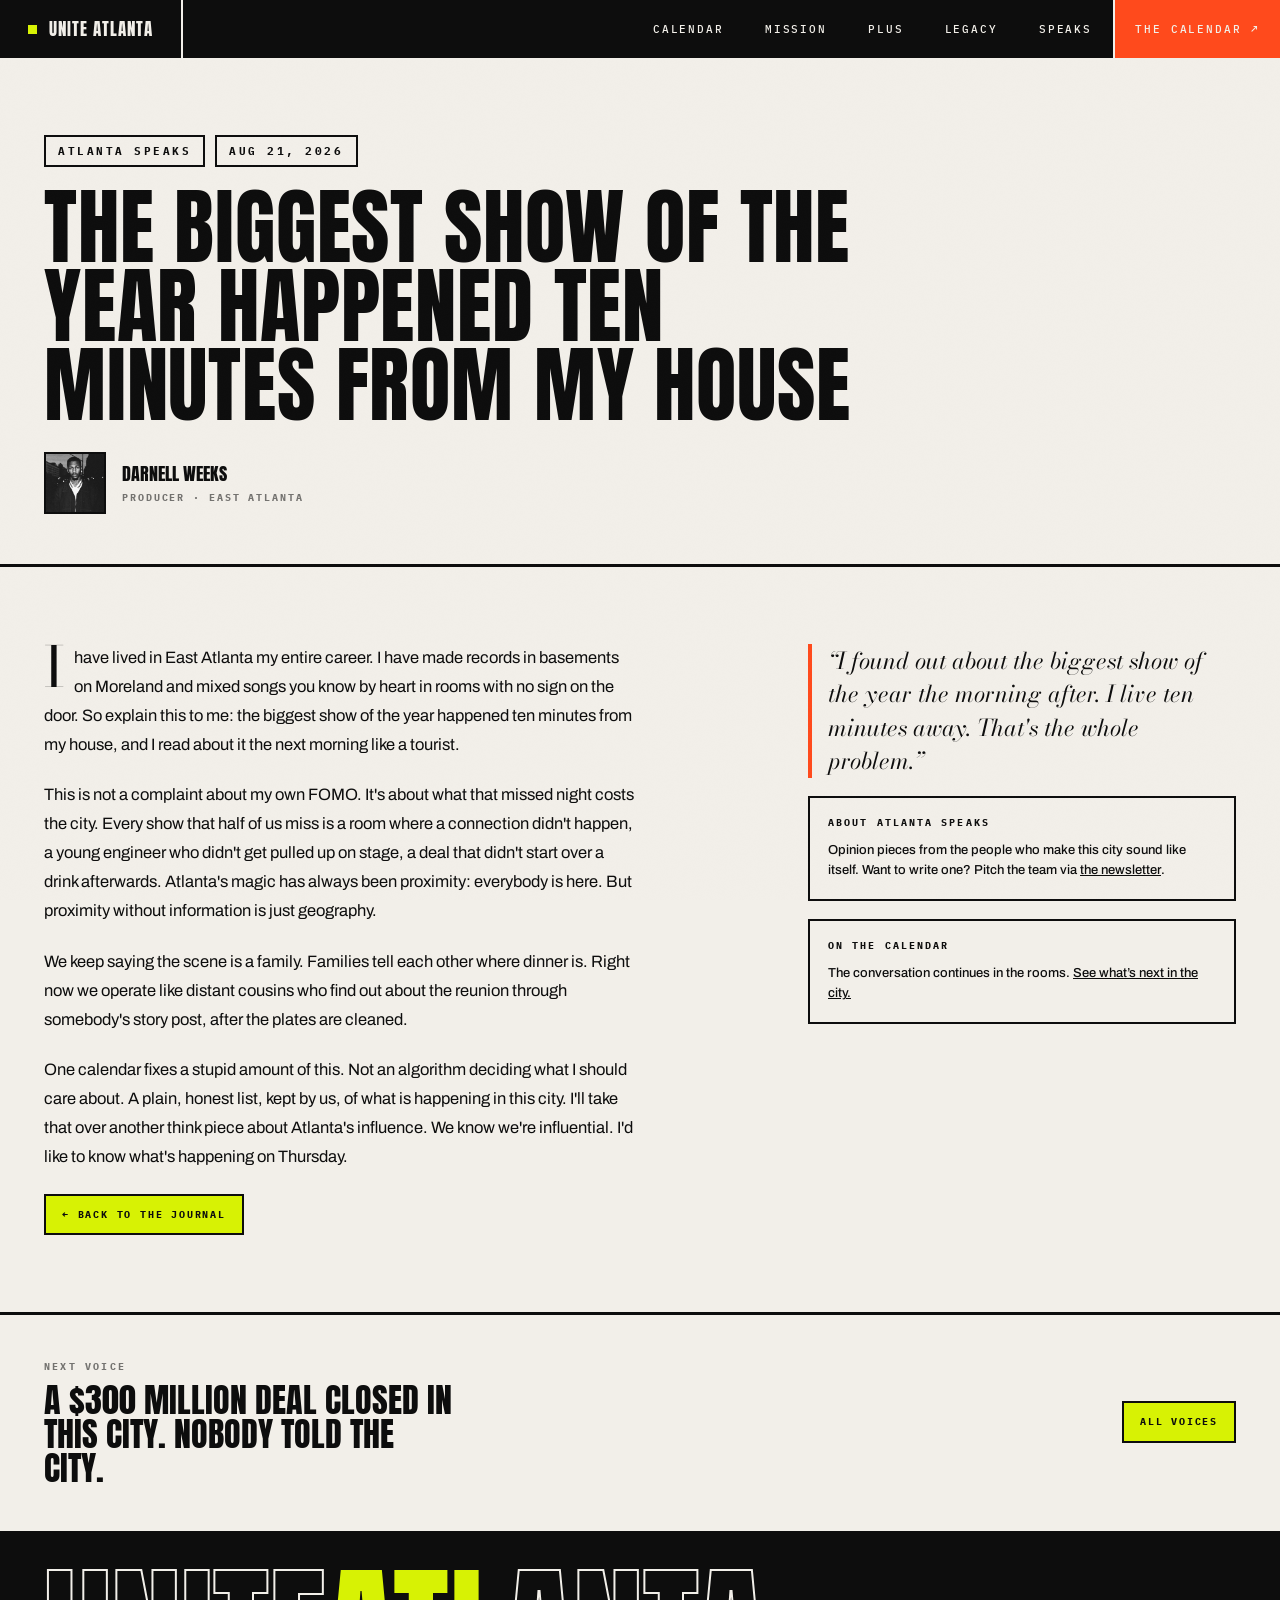
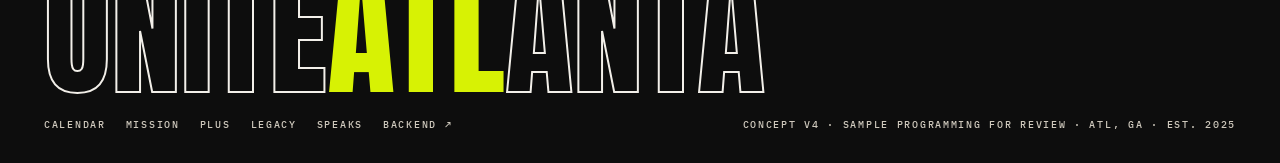
<file: site/speaks/darnell-weeks.html>
<!doctype html>
<html lang="en">
<head>
<meta charset="utf-8">
<meta name="viewport" content="width=device-width, initial-scale=1">
<title>Darnell Weeks · Atlanta Speaks</title>
<meta name="description" content="I found out about the biggest show of the year the morning after. I live ten minutes away. That's the whole problem.">
<link rel="icon" href="data:image/svg+xml,<svg xmlns=%22http://www.w3.org/2000/svg%22 viewBox=%220 0 100 100%22><rect width=%22100%22 height=%22100%22 fill=%22%230D0D0D%22/><text y=%2274%22 x=%2250%22 text-anchor=%22middle%22 font-family=%22Arial Black%22 font-size=%2260%22 fill=%22%23D7F204%22>UA</text></svg>">
<link rel="preconnect" href="https://fonts.googleapis.com">
<link rel="preconnect" href="https://fonts.gstatic.com" crossorigin>
<link rel="stylesheet" href="https://fonts.googleapis.com/css2?family=Anton&family=Archivo:ital,wght@0,400;0,500;0,700;0,900;1,400&family=Bodoni+Moda:ital,opsz,wght@0,6..96,400;0,6..96,700;1,6..96,400;1,6..96,600&family=IBM+Plex+Mono:wght@400;500;700&display=swap">
<link rel="stylesheet" href="/assets/styles.css">
</head>
<body class="post-page">

<nav>
  <div class="nav-in">
    <a class="nav-brand" href="/"><span class="dot"></span>Unite Atlanta</a>
    <div class="nav-links">
      <a href="/#calendar">Calendar</a>
      <a href="/#mission" class="hideable">Mission</a>
      <a href="/#plus" class="hideable">Plus</a>
      <a href="/#legacy" class="hideable">Legacy</a>
      <a href="/#speaks" class="hideable">Speaks</a>
      <a class="nav-submit" href="/#calendar" style="text-decoration:none">The calendar ↗</a>
    </div>
  </div>
</nav>

<main>
<header class="post-hero">
  <div class="wrap">
    <div class="post-kicker">
      <span class="stamp">Atlanta Speaks</span>
      <span class="stamp">AUG 21, 2026</span>
      
    </div>
    <h1 class="post-title">The Biggest Show of the Year Happened Ten Minutes From My House</h1>
    <div class="post-byline">
      <img src="/img/portrait-m.webp" alt="Portrait for Darnell Weeks">
      <div><div class="bn">Darnell Weeks</div><div class="br">Producer · East Atlanta</div></div>
    </div>
  </div>
</header>

<div class="wrap">
  <div class="post-layout">
    <article class="post-body">
      <p>I have lived in East Atlanta my entire career. I have made records in basements on Moreland and mixed songs you know by heart in rooms with no sign on the door. So explain this to me: the biggest show of the year happened ten minutes from my house, and I read about it the next morning like a tourist.</p>
<p>This is not a complaint about my own FOMO. It's about what that missed night costs the city. Every show that half of us miss is a room where a connection didn't happen, a young engineer who didn't get pulled up on stage, a deal that didn't start over a drink afterwards. Atlanta's magic has always been proximity: everybody is here. But proximity without information is just geography.</p>
<p>We keep saying the scene is a family. Families tell each other where dinner is. Right now we operate like distant cousins who find out about the reunion through somebody's story post, after the plates are cleaned.</p>
<p>One calendar fixes a stupid amount of this. Not an algorithm deciding what I should care about. A plain, honest list, kept by us, of what is happening in this city. I'll take that over another think piece about Atlanta's influence. We know we're influential. I'd like to know what's happening on Thursday.</p>
      <a class="btn-back" href="/#speaks">← Back to the journal</a>
    </article>
    <aside class="post-side">
      <div class="post-pull">&ldquo;I found out about the biggest show of the year the morning after. I live ten minutes away. That's the whole problem.&rdquo;</div>
      <div class="side-box">
        <h4>About Atlanta Speaks</h4>
        <p>Opinion pieces from the people who make this city sound like itself. Want to write one? Pitch the team via <a href="/#join">the newsletter</a>.</p>
      </div>
      <div class="side-box">
        <h4>On the calendar</h4>
        <p>The conversation continues in the rooms. <a href="/#calendar">See what&rsquo;s next in the city.</a></p>
      </div>
    </aside>
  </div>
</div>

<div class="post-next">
  <div class="wrap">
    <div class="post-next-in">
      <a class="pn" href="/speaks/renee-holloway">
        <span class="pn-label">Next voice</span>
        <span class="pn-title">A $300 Million Deal Closed in This City. Nobody Told the City.</span>
      </a>
      <a class="btn-back" href="/#speaks">All voices</a>
    </div>
  </div>
</div>
</main>

<footer>
  <div class="foot-mast" aria-hidden="true">UNITE<em>ATL</em>ANTA</div>
  <div class="foot-bar">
    <div class="fl">
      <a href="/#calendar">Calendar</a><a href="/#mission">Mission</a><a href="/#plus">Plus</a><a href="/#legacy">Legacy</a><a href="/#speaks">Speaks</a>
      <a href="/admin">Backend ↗</a>
    </div>
    <p>Concept v4 · sample programming for review · ATL, GA · est. 2025</p>
  </div>
</footer>

</body>
</html>
</file>
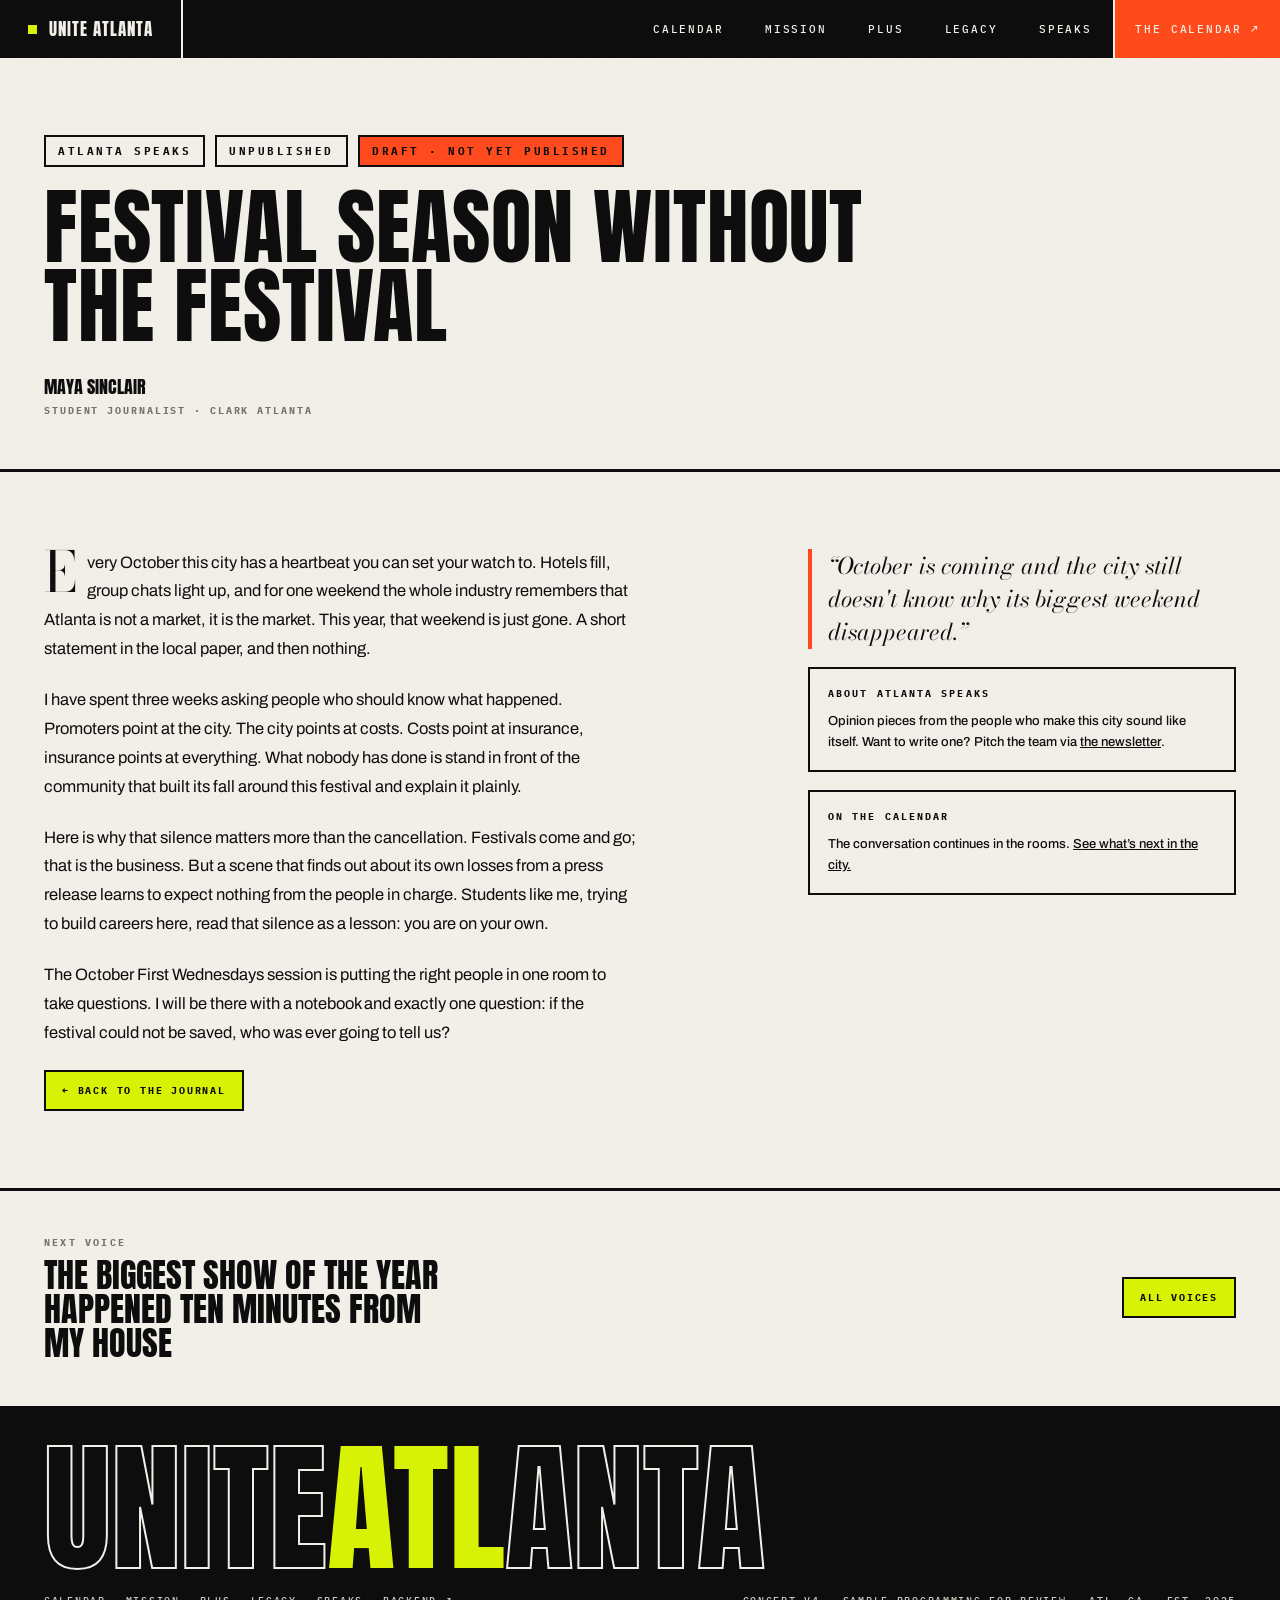
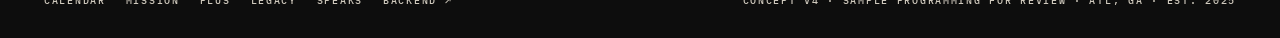
<file: site/speaks/maya-sinclair.html>
<!doctype html>
<html lang="en">
<head>
<meta charset="utf-8">
<meta name="viewport" content="width=device-width, initial-scale=1">
<title>Maya Sinclair · Atlanta Speaks</title>
<meta name="description" content="October is coming and the city still doesn't know why its biggest weekend disappeared.">
<link rel="icon" href="data:image/svg+xml,<svg xmlns=%22http://www.w3.org/2000/svg%22 viewBox=%220 0 100 100%22><rect width=%22100%22 height=%22100%22 fill=%22%230D0D0D%22/><text y=%2274%22 x=%2250%22 text-anchor=%22middle%22 font-family=%22Arial Black%22 font-size=%2260%22 fill=%22%23D7F204%22>UA</text></svg>">
<link rel="preconnect" href="https://fonts.googleapis.com">
<link rel="preconnect" href="https://fonts.gstatic.com" crossorigin>
<link rel="stylesheet" href="https://fonts.googleapis.com/css2?family=Anton&family=Archivo:ital,wght@0,400;0,500;0,700;0,900;1,400&family=Bodoni+Moda:ital,opsz,wght@0,6..96,400;0,6..96,700;1,6..96,400;1,6..96,600&family=IBM+Plex+Mono:wght@400;500;700&display=swap">
<link rel="stylesheet" href="/assets/styles.css">
</head>
<body class="post-page">

<nav>
  <div class="nav-in">
    <a class="nav-brand" href="/"><span class="dot"></span>Unite Atlanta</a>
    <div class="nav-links">
      <a href="/#calendar">Calendar</a>
      <a href="/#mission" class="hideable">Mission</a>
      <a href="/#plus" class="hideable">Plus</a>
      <a href="/#legacy" class="hideable">Legacy</a>
      <a href="/#speaks" class="hideable">Speaks</a>
      <a class="nav-submit" href="/#calendar" style="text-decoration:none">The calendar ↗</a>
    </div>
  </div>
</nav>

<main>
<header class="post-hero">
  <div class="wrap">
    <div class="post-kicker">
      <span class="stamp">Atlanta Speaks</span>
      <span class="stamp">UNPUBLISHED</span>
      <span class="stamp red">Draft · not yet published</span>
    </div>
    <h1 class="post-title">Festival Season Without the Festival</h1>
    <div class="post-byline">
      
      <div><div class="bn">Maya Sinclair</div><div class="br">Student Journalist · Clark Atlanta</div></div>
    </div>
  </div>
</header>

<div class="wrap">
  <div class="post-layout">
    <article class="post-body">
      <p>Every October this city has a heartbeat you can set your watch to. Hotels fill, group chats light up, and for one weekend the whole industry remembers that Atlanta is not a market, it is the market. This year, that weekend is just gone. A short statement in the local paper, and then nothing.</p>
<p>I have spent three weeks asking people who should know what happened. Promoters point at the city. The city points at costs. Costs point at insurance, insurance points at everything. What nobody has done is stand in front of the community that built its fall around this festival and explain it plainly.</p>
<p>Here is why that silence matters more than the cancellation. Festivals come and go; that is the business. But a scene that finds out about its own losses from a press release learns to expect nothing from the people in charge. Students like me, trying to build careers here, read that silence as a lesson: you are on your own.</p>
<p>The October First Wednesdays session is putting the right people in one room to take questions. I will be there with a notebook and exactly one question: if the festival could not be saved, who was ever going to tell us?</p>
      <a class="btn-back" href="/#speaks">← Back to the journal</a>
    </article>
    <aside class="post-side">
      <div class="post-pull">&ldquo;October is coming and the city still doesn't know why its biggest weekend disappeared.&rdquo;</div>
      <div class="side-box">
        <h4>About Atlanta Speaks</h4>
        <p>Opinion pieces from the people who make this city sound like itself. Want to write one? Pitch the team via <a href="/#join">the newsletter</a>.</p>
      </div>
      <div class="side-box">
        <h4>On the calendar</h4>
        <p>The conversation continues in the rooms. <a href="/#calendar">See what&rsquo;s next in the city.</a></p>
      </div>
    </aside>
  </div>
</div>

<div class="post-next">
  <div class="wrap">
    <div class="post-next-in">
      <a class="pn" href="/speaks/darnell-weeks">
        <span class="pn-label">Next voice</span>
        <span class="pn-title">The Biggest Show of the Year Happened Ten Minutes From My House</span>
      </a>
      <a class="btn-back" href="/#speaks">All voices</a>
    </div>
  </div>
</div>
</main>

<footer>
  <div class="foot-mast" aria-hidden="true">UNITE<em>ATL</em>ANTA</div>
  <div class="foot-bar">
    <div class="fl">
      <a href="/#calendar">Calendar</a><a href="/#mission">Mission</a><a href="/#plus">Plus</a><a href="/#legacy">Legacy</a><a href="/#speaks">Speaks</a>
      <a href="/admin">Backend ↗</a>
    </div>
    <p>Concept v4 · sample programming for review · ATL, GA · est. 2025</p>
  </div>
</footer>

</body>
</html>
</file>
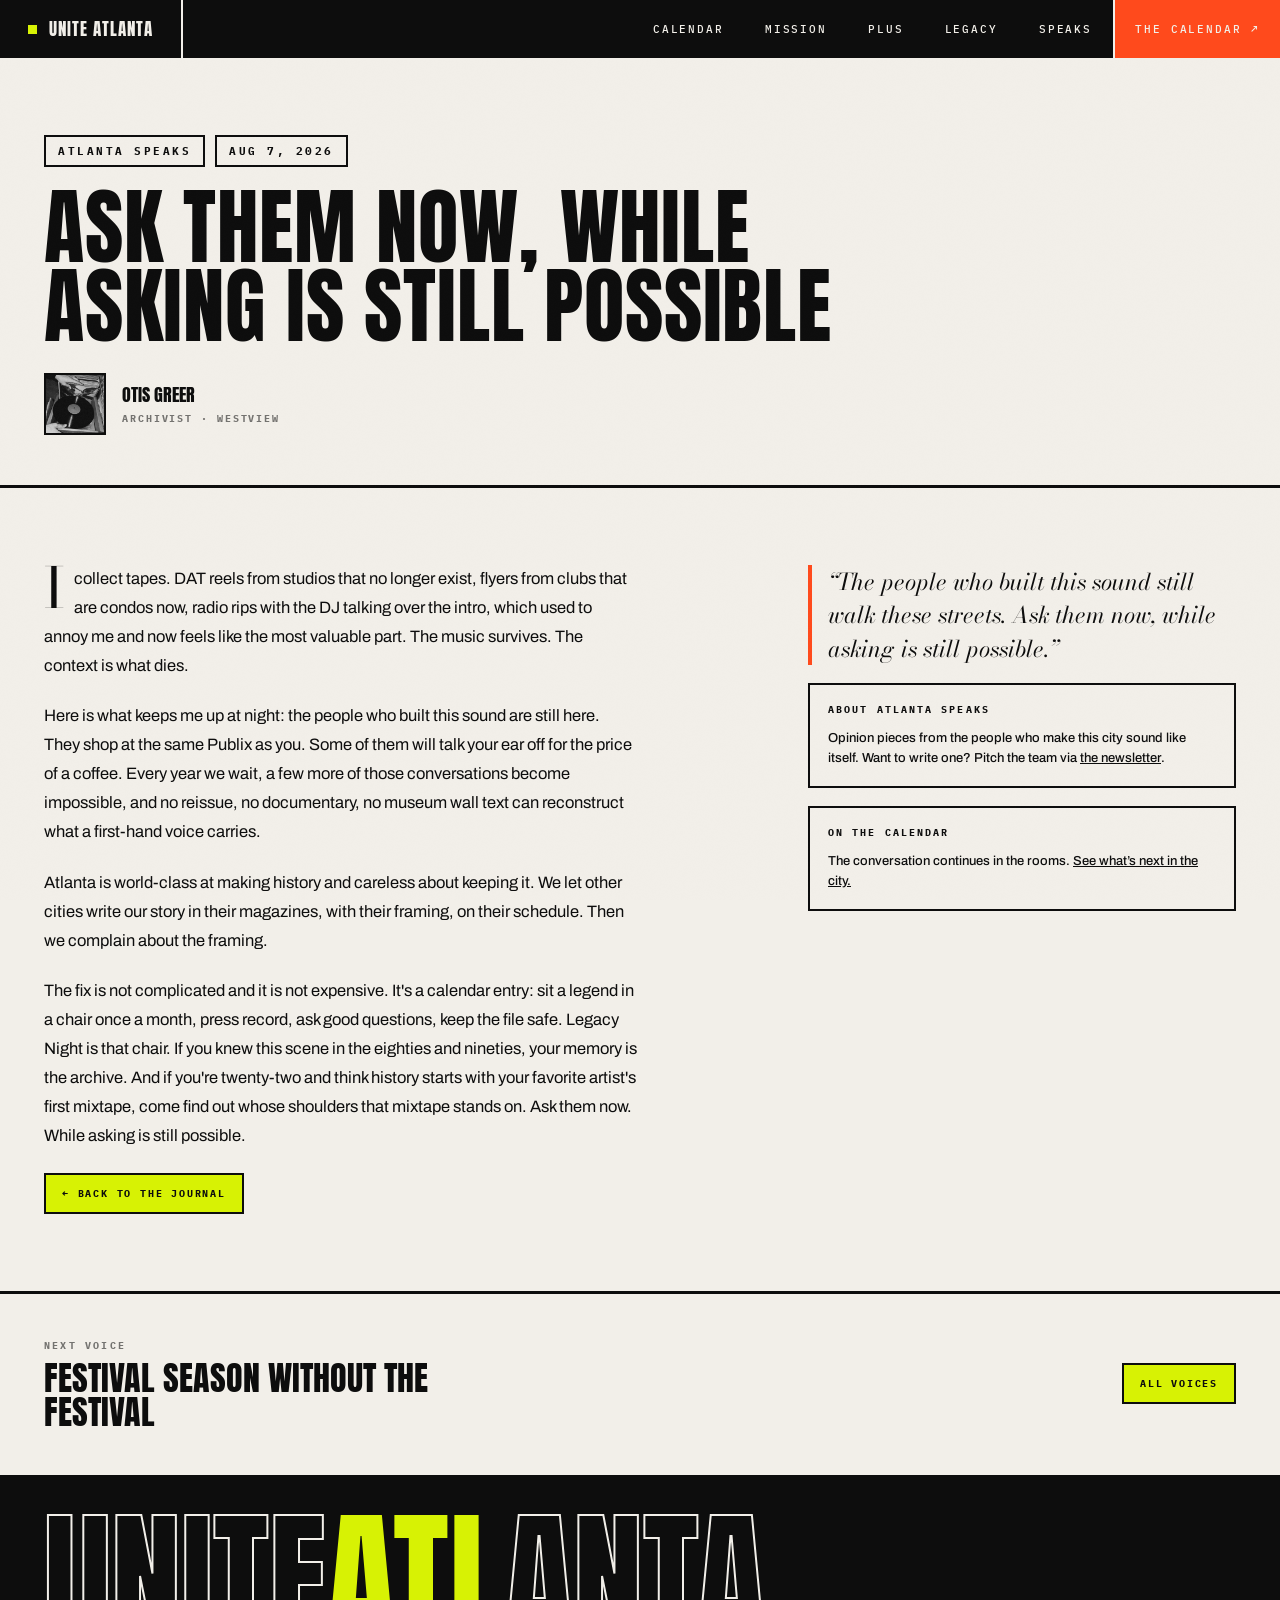
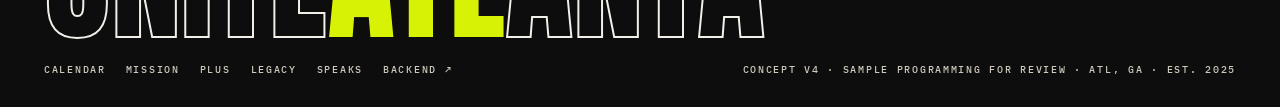
<file: site/speaks/otis-greer.html>
<!doctype html>
<html lang="en">
<head>
<meta charset="utf-8">
<meta name="viewport" content="width=device-width, initial-scale=1">
<title>Otis Greer · Atlanta Speaks</title>
<meta name="description" content="The people who built this sound still walk these streets. Ask them now, while asking is still possible.">
<link rel="icon" href="data:image/svg+xml,<svg xmlns=%22http://www.w3.org/2000/svg%22 viewBox=%220 0 100 100%22><rect width=%22100%22 height=%22100%22 fill=%22%230D0D0D%22/><text y=%2274%22 x=%2250%22 text-anchor=%22middle%22 font-family=%22Arial Black%22 font-size=%2260%22 fill=%22%23D7F204%22>UA</text></svg>">
<link rel="preconnect" href="https://fonts.googleapis.com">
<link rel="preconnect" href="https://fonts.gstatic.com" crossorigin>
<link rel="stylesheet" href="https://fonts.googleapis.com/css2?family=Anton&family=Archivo:ital,wght@0,400;0,500;0,700;0,900;1,400&family=Bodoni+Moda:ital,opsz,wght@0,6..96,400;0,6..96,700;1,6..96,400;1,6..96,600&family=IBM+Plex+Mono:wght@400;500;700&display=swap">
<link rel="stylesheet" href="/assets/styles.css">
</head>
<body class="post-page">

<nav>
  <div class="nav-in">
    <a class="nav-brand" href="/"><span class="dot"></span>Unite Atlanta</a>
    <div class="nav-links">
      <a href="/#calendar">Calendar</a>
      <a href="/#mission" class="hideable">Mission</a>
      <a href="/#plus" class="hideable">Plus</a>
      <a href="/#legacy" class="hideable">Legacy</a>
      <a href="/#speaks" class="hideable">Speaks</a>
      <a class="nav-submit" href="/#calendar" style="text-decoration:none">The calendar ↗</a>
    </div>
  </div>
</nav>

<main>
<header class="post-hero">
  <div class="wrap">
    <div class="post-kicker">
      <span class="stamp">Atlanta Speaks</span>
      <span class="stamp">AUG 7, 2026</span>
      
    </div>
    <h1 class="post-title">Ask Them Now, While Asking Is Still Possible</h1>
    <div class="post-byline">
      <img src="/img/vinyl.webp" alt="Portrait for Otis Greer">
      <div><div class="bn">Otis Greer</div><div class="br">Archivist · Westview</div></div>
    </div>
  </div>
</header>

<div class="wrap">
  <div class="post-layout">
    <article class="post-body">
      <p>I collect tapes. DAT reels from studios that no longer exist, flyers from clubs that are condos now, radio rips with the DJ talking over the intro, which used to annoy me and now feels like the most valuable part. The music survives. The context is what dies.</p>
<p>Here is what keeps me up at night: the people who built this sound are still here. They shop at the same Publix as you. Some of them will talk your ear off for the price of a coffee. Every year we wait, a few more of those conversations become impossible, and no reissue, no documentary, no museum wall text can reconstruct what a first-hand voice carries.</p>
<p>Atlanta is world-class at making history and careless about keeping it. We let other cities write our story in their magazines, with their framing, on their schedule. Then we complain about the framing.</p>
<p>The fix is not complicated and it is not expensive. It's a calendar entry: sit a legend in a chair once a month, press record, ask good questions, keep the file safe. Legacy Night is that chair. If you knew this scene in the eighties and nineties, your memory is the archive. And if you're twenty-two and think history starts with your favorite artist's first mixtape, come find out whose shoulders that mixtape stands on. Ask them now. While asking is still possible.</p>
      <a class="btn-back" href="/#speaks">← Back to the journal</a>
    </article>
    <aside class="post-side">
      <div class="post-pull">&ldquo;The people who built this sound still walk these streets. Ask them now, while asking is still possible.&rdquo;</div>
      <div class="side-box">
        <h4>About Atlanta Speaks</h4>
        <p>Opinion pieces from the people who make this city sound like itself. Want to write one? Pitch the team via <a href="/#join">the newsletter</a>.</p>
      </div>
      <div class="side-box">
        <h4>On the calendar</h4>
        <p>The conversation continues in the rooms. <a href="/#calendar">See what&rsquo;s next in the city.</a></p>
      </div>
    </aside>
  </div>
</div>

<div class="post-next">
  <div class="wrap">
    <div class="post-next-in">
      <a class="pn" href="/speaks/maya-sinclair">
        <span class="pn-label">Next voice</span>
        <span class="pn-title">Festival Season Without the Festival</span>
      </a>
      <a class="btn-back" href="/#speaks">All voices</a>
    </div>
  </div>
</div>
</main>

<footer>
  <div class="foot-mast" aria-hidden="true">UNITE<em>ATL</em>ANTA</div>
  <div class="foot-bar">
    <div class="fl">
      <a href="/#calendar">Calendar</a><a href="/#mission">Mission</a><a href="/#plus">Plus</a><a href="/#legacy">Legacy</a><a href="/#speaks">Speaks</a>
      <a href="/admin">Backend ↗</a>
    </div>
    <p>Concept v4 · sample programming for review · ATL, GA · est. 2025</p>
  </div>
</footer>

</body>
</html>
</file>
<file: assets/styles.css>
/* ============================================================
     UNITE ATLANTA — concept v3 · brutalist editorial + live backend
     Ink #0D0D0D · Paper #F2EFE9 · Lime #D7F204 · Scarlet #FF4A1C
     Purple #613DC1 · Periwinkle #858AE3 · Amber #FF9F1C
     ============================================================ */
  :root{
    --ink:#0D0D0D; --ink-2:#151515;
    --paper:#F2EFE9; --paper-dim:#CFC9BD;
    --lime:#D7F204; --scarlet:#FF4A1C; --purple:#613DC1; --peri:#858AE3; --amber:#FF9F1C;
    --line-p:rgba(242,239,233,.16);
    --font-display:"Anton",Impact,"Arial Narrow Bold",sans-serif;
    --font-body:"Archivo","Helvetica Neue",Arial,sans-serif;
    --font-mono:"IBM Plex Mono","Courier New",monospace;
    --font-serif:"Bodoni Moda","Didot",serif;
    --ease:cubic-bezier(.22,.9,.24,1);
  }
  *{box-sizing:border-box;margin:0;padding:0}
  html{scroll-behavior:smooth}
  body{background:var(--ink);color:var(--paper);font-family:var(--font-body);font-size:16px;line-height:1.55;-webkit-font-smoothing:antialiased;overflow-x:hidden}
  ::selection{background:var(--lime);color:var(--ink)}
  a{color:inherit;text-decoration:none}
  button{font-family:inherit;cursor:pointer}
  img{max-width:100%;display:block}
  :focus-visible{outline:3px solid var(--lime);outline-offset:2px}
  body::before{
    content:"";position:fixed;inset:0;pointer-events:none;z-index:4;opacity:.55;
    background-image:url("data:image/svg+xml,%3Csvg xmlns='http://www.w3.org/2000/svg' width='160' height='160'%3E%3Cfilter id='n'%3E%3CfeTurbulence type='fractalNoise' baseFrequency='.85' numOctaves='2' stitchTiles='stitch'/%3E%3CfeColorMatrix type='saturate' values='0'/%3E%3C/filter%3E%3Crect width='160' height='160' filter='url(%23n)' opacity='.045'/%3E%3C/svg%3E");
  }
  main{position:relative;z-index:3}
  .wrap{max-width:1280px;margin:0 auto;padding:0 clamp(16px,3.5vw,44px)}
  .d-h{font-family:var(--font-display);text-transform:uppercase;line-height:.92;letter-spacing:.01em;font-weight:400}
  .serif-i{font-family:var(--font-serif);font-style:italic;text-transform:none;letter-spacing:0}
  .mono-tag{font-family:var(--font-mono);font-size:11px;font-weight:500;letter-spacing:.22em;text-transform:uppercase;display:inline-flex;align-items:center;gap:10px}
  .stamp{display:inline-block;border:2px solid currentColor;padding:6px 12px;font-family:var(--font-mono);font-size:10.5px;font-weight:700;letter-spacing:.24em;text-transform:uppercase}
  .rv{opacity:0;transform:translateY(30px);transition:opacity .8s var(--ease),transform .8s var(--ease)}
  .rv.on{opacity:1;transform:none}
  @media (prefers-reduced-motion:reduce){
    .rv{opacity:1;transform:none;transition:none}
    *{animation-duration:.001s !important;animation-iteration-count:1 !important;transition-duration:.001s !important}
    html{scroll-behavior:auto}
  }

  /* ============ NAV ============ */
  nav{position:fixed;top:0;left:0;right:0;z-index:60;background:var(--ink);border-bottom:2px solid var(--paper);color:var(--paper)}
  .nav-in{display:flex;align-items:stretch;height:58px}
  .nav-brand{display:flex;align-items:center;gap:12px;padding:0 clamp(14px,2.5vw,28px);border-right:2px solid var(--paper);font-family:var(--font-display);font-size:17px;letter-spacing:.06em;text-transform:uppercase;white-space:nowrap}
  .nav-brand .dot{width:9px;height:9px;background:var(--lime);animation:blink 1.6s steps(2) infinite}
  @keyframes blink{50%{opacity:.25}}
  .plus-badge{display:none;background:var(--purple);color:var(--paper);font-family:var(--font-mono);font-size:9px;font-weight:700;letter-spacing:.2em;padding:4px 8px}
  body.plus-active .plus-badge{display:inline-block}
  .nav-links{display:flex;align-items:stretch;margin-left:auto}
  .nav-links a{display:flex;align-items:center;padding:0 clamp(10px,1.6vw,22px);font-family:var(--font-mono);font-size:10.5px;font-weight:500;letter-spacing:.18em;text-transform:uppercase;color:var(--paper);transition:background .2s,color .2s}
  .nav-links a:hover{background:var(--paper);color:var(--ink)}
  .nav-links a.br-link{display:none;color:var(--peri)}
  body.plus-active .nav-links a.br-link{display:flex}
  .nav-submit{display:flex;align-items:center;gap:8px;padding:0 clamp(14px,2.2vw,26px);background:var(--scarlet);color:var(--ink);border:0;border-left:2px solid var(--paper);font-family:var(--font-mono);font-size:11px;font-weight:700;letter-spacing:.18em;text-transform:uppercase;transition:background .2s}
  .nav-submit:hover{background:var(--lime)}
  @media (max-width:900px){.nav-links a.hideable{display:none}}

  /* ============ HERO ============ */
  .hero{padding-top:58px;border-bottom:2px solid var(--paper);position:relative}
  .hero-grid{display:grid;grid-template-columns:1.55fr 1fr;min-height:calc(100svh - 58px)}
  @media (max-width:1000px){.hero-grid{grid-template-columns:1fr}}
  .hero-left{padding:clamp(28px,4vw,64px) clamp(16px,3.5vw,44px) clamp(28px,3vw,48px);display:flex;flex-direction:column;justify-content:space-between;gap:34px;position:relative;overflow:hidden}
  .hero-topline{display:flex;justify-content:space-between;gap:14px;flex-wrap:wrap;color:var(--paper-dim)}
  .masthead{font-size:clamp(72px,13.5vw,224px);position:relative;z-index:2}
  .masthead .row{display:flex;align-items:baseline;gap:.14em;flex-wrap:wrap}
  .masthead .fill{color:var(--paper)}
  .masthead .out{color:transparent;-webkit-text-stroke:2.5px var(--paper)}
  .masthead .arrow{font-family:var(--font-display);color:var(--scarlet);font-size:.55em;transform:translateY(-.28em);display:inline-block}
  .hero-state{display:flex;gap:0;flex-wrap:wrap;border:2px solid var(--paper)}
  .hero-state > div{flex:1;min-width:150px;padding:14px 16px;border-right:2px solid var(--paper)}
  .hero-state > div:last-child{border-right:0}
  .hero-state .k{font-family:var(--font-mono);font-size:9.5px;font-weight:500;letter-spacing:.24em;text-transform:uppercase;color:var(--paper-dim)}
  .hero-state .v{font-family:var(--font-display);font-size:clamp(18px,1.8vw,24px);text-transform:uppercase;margin-top:4px}
  .hero-state .v.lm{color:var(--lime)}
  .hero-right{border-left:2px solid var(--paper);display:flex;flex-direction:column;position:relative}
  @media (max-width:1000px){.hero-right{border-left:0;border-top:2px solid var(--paper)}}
  .hero-photo{position:relative;flex:1;min-height:280px;overflow:hidden;background:var(--ink-2)}
  .hero-photo img{width:100%;height:100%;object-fit:cover;filter:contrast(1.08) brightness(.92)}
  .hero-photo .cap{position:absolute;left:0;bottom:0;background:var(--ink);color:var(--paper);font-family:var(--font-mono);font-size:9.5px;letter-spacing:.2em;text-transform:uppercase;padding:8px 12px;border-top:2px solid var(--paper);border-right:2px solid var(--paper)}
  .nextup{border-top:2px solid var(--paper);background:var(--ink)}
  .nextup-head{display:flex;justify-content:space-between;align-items:center;padding:12px 18px;border-bottom:2px solid var(--paper)}
  .nextup-head .d-h{font-size:22px;color:var(--paper)}
  .nextup-head .live{display:flex;align-items:center;gap:8px;font-family:var(--font-mono);font-size:9.5px;letter-spacing:.2em;color:var(--scarlet);text-transform:uppercase}
  .nextup-head .live i{width:8px;height:8px;background:var(--scarlet);border-radius:50%;animation:blink 1.2s steps(2) infinite}
  .nu-row{display:grid;grid-template-columns:86px 1fr auto;align-items:center;width:100%;text-align:left;background:var(--ink);color:var(--paper);border:0;border-bottom:2px solid var(--paper);padding:0;min-height:64px;transition:filter .2s;overflow:hidden}
  .nu-row:last-child{border-bottom:0}
  .nu-row .nu-date{height:100%;display:flex;flex-direction:column;justify-content:center;align-items:center;font-family:var(--font-display);font-size:20px;line-height:1;color:var(--ink);padding:8px 6px}
  .nu-row .nu-date small{font-family:var(--font-mono);font-size:8.5px;font-weight:700;letter-spacing:.18em;margin-top:3px}
  .nu-row .nu-t{padding:10px 14px;font-weight:500;font-size:14px;line-height:1.3}
  .nu-row .nu-t small{display:block;font-family:var(--font-mono);font-size:9.5px;letter-spacing:.14em;text-transform:uppercase;color:var(--paper-dim);margin-top:3px}
  .nu-row .nu-go{font-family:var(--font-display);font-size:20px;padding:0 16px;color:var(--paper)}
  .nu-row:hover{filter:brightness(1.12)}

  /* ============ MARQUEE ============ */
  .marquee{border-bottom:2px solid var(--paper);background:var(--lime);overflow:hidden;padding:10px 0}
  .marquee-track{display:flex;width:max-content;animation:scroll 30s linear infinite}
  .marquee span{font-family:var(--font-display);font-size:clamp(18px,2.2vw,26px);text-transform:uppercase;color:var(--ink);padding:0 18px;white-space:nowrap;letter-spacing:.02em}
  .marquee span i{font-style:normal;color:var(--scarlet);padding-left:36px}
  @keyframes scroll{to{transform:translateX(-50%)}}

  /* ============ CALENDAR ============ */
  #calendar{background:var(--paper);color:var(--ink);border-bottom:2px solid var(--ink);padding:clamp(54px,7vw,100px) 0}
  #calendar ::selection{background:var(--ink);color:var(--lime)}
  .cal-head{display:flex;align-items:flex-end;justify-content:space-between;gap:20px;flex-wrap:wrap}
  .cal-head h2{font-size:clamp(52px,9vw,140px);color:var(--ink)}
  .cal-head h2 .serif-i{font-size:.82em;color:var(--scarlet)}
  .cal-head .side{max-width:34ch;font-size:14.5px;font-weight:500;padding-bottom:12px}
  .legend{display:flex;flex-wrap:wrap;gap:8px;margin-top:26px}
  .legend .lg{font-family:var(--font-mono);font-size:10px;font-weight:700;letter-spacing:.16em;text-transform:uppercase;padding:7px 12px;border:2px solid var(--ink);background:var(--pc,transparent);color:var(--ink)}
  .legend .lg.plus-lg{background:var(--ink);color:var(--paper)}
  .cal-shell{border:2.5px solid var(--ink);margin-top:26px;background:var(--paper)}
  .cal-toolbar{display:flex;align-items:stretch;border-bottom:2.5px solid var(--ink);flex-wrap:wrap}
  .month-tabs{display:flex;flex:1}
  .month-tabs button{flex:1;background:var(--paper);border:0;border-right:2px solid var(--ink);font-family:var(--font-display);font-size:clamp(16px,2vw,24px);text-transform:uppercase;padding:14px 10px;color:var(--ink);transition:background .15s;letter-spacing:.02em;min-width:90px}
  .month-tabs button:hover{background:#E7E2D8}
  .month-tabs button.on{background:var(--ink);color:var(--lime)}
  .view-toggle{display:flex}
  .view-toggle button{background:var(--paper);border:0;border-left:2px solid var(--ink);color:var(--ink);font-family:var(--font-mono);font-size:10px;font-weight:700;letter-spacing:.2em;text-transform:uppercase;padding:0 20px;transition:background .15s}
  .view-toggle button.on{background:var(--scarlet);color:var(--ink)}
  .filters{display:flex;flex-wrap:wrap;border-bottom:2.5px solid var(--ink)}
  .filters .chip{background:var(--paper);border:0;border-right:2px solid var(--ink);color:var(--ink);font-family:var(--font-mono);font-size:10px;font-weight:700;letter-spacing:.16em;text-transform:uppercase;padding:11px 14px;transition:all .15s;display:flex;align-items:center;gap:8px}
  .filters .chip .sw{width:10px;height:10px;border:1.5px solid var(--ink);background:var(--pc,transparent)}
  .filters .chip.on{background:var(--ink);color:var(--paper)}
  .filters .chip .cnt{opacity:.5}
  .cal-grid-head{display:grid;grid-template-columns:repeat(7,1fr);background:var(--ink)}
  .cal-grid-head div{font-family:var(--font-mono);font-size:10px;font-weight:700;letter-spacing:.24em;text-transform:uppercase;color:var(--paper);padding:10px;border-right:1px solid rgba(242,239,233,.2)}
  .cal-grid{display:grid;grid-template-columns:repeat(7,1fr);grid-auto-rows:minmax(112px,auto)}
  .day{border-right:1.5px solid var(--ink);border-bottom:1.5px solid var(--ink);padding:8px 7px;min-width:0;position:relative}
  .day:nth-child(7n){border-right:0}
  .day.out{background:repeating-linear-gradient(-45deg,transparent 0 7px,rgba(13,13,13,.05) 7px 8px)}
  .day .dnum{font-family:var(--font-mono);font-size:11px;font-weight:700;color:var(--ink);opacity:.45}
  .day.today{outline:3px solid var(--scarlet);outline-offset:-3px}
  .day.today .dnum{opacity:1;color:var(--scarlet)}
  .day.today .dnum::after{content:" ·TODAY";font-size:8.5px;letter-spacing:.12em}
  .evt{display:block;width:100%;text-align:left;border:2px solid var(--ink);margin-top:6px;background:var(--pc,var(--paper));color:var(--fc,var(--ink));padding:6px 7px;font-size:11px;line-height:1.3;font-weight:700;font-family:var(--font-body);transition:transform .12s,box-shadow .12s;box-shadow:2px 2px 0 var(--ink)}
  .evt:hover{transform:translate(-2px,-2px);box-shadow:5px 5px 0 var(--ink)}
  .evt .t{font-family:var(--font-mono);font-size:8.5px;font-weight:700;letter-spacing:.12em;display:block;opacity:.75;text-transform:uppercase}
  .evt.locked{background:var(--ink);color:var(--paper)}
  .evt.locked .t{color:var(--lime);opacity:1}
  .cal-list{display:none}
  .cal-shell.list-mode .cal-list{display:block}
  .cal-shell.list-mode .cal-grid,.cal-shell.list-mode .cal-grid-head{display:none}
  @media (max-width:760px){
    .cal-grid,.cal-grid-head{display:none}
    .cal-shell.grid-mode .cal-list{display:block}
  }
  .lrow{display:grid;grid-template-columns:14px 130px 1fr auto auto;gap:16px;align-items:center;width:100%;text-align:left;background:var(--paper);border:0;border-bottom:2px solid var(--ink);padding:16px clamp(14px,2.5vw,26px);color:var(--ink);transition:background .15s}
  .lrow:hover{background:#E9E4D9}
  .lrow .sw{width:14px;height:14px;border:2px solid var(--ink);background:var(--pc,transparent)}
  .lrow .ld{font-family:var(--font-mono);font-size:11px;font-weight:700;letter-spacing:.1em;text-transform:uppercase}
  .lrow .lt{font-size:15.5px;font-weight:700;line-height:1.25}
  .lrow .lt small{display:block;font-weight:400;font-family:var(--font-mono);font-size:10.5px;letter-spacing:.08em;text-transform:uppercase;opacity:.6;margin-top:3px}
  .lrow .cat{font-family:var(--font-mono);font-size:9px;font-weight:700;letter-spacing:.16em;text-transform:uppercase;border:2px solid var(--ink);padding:5px 9px;background:var(--pc,transparent);color:var(--fc,var(--ink));white-space:nowrap}
  .lrow .pill{font-family:var(--font-mono);font-size:9px;font-weight:700;letter-spacing:.16em;text-transform:uppercase;padding:5px 9px;border:2px solid var(--ink);white-space:nowrap}
  .lrow .pill.plus{background:var(--ink);color:var(--lime)}
  @media (max-width:700px){.lrow{grid-template-columns:14px 92px 1fr}.lrow .cat,.lrow .pill{display:none}}
  .cal-empty{padding:56px 20px;text-align:center;font-family:var(--font-display);font-size:24px;text-transform:uppercase;color:var(--ink);opacity:.4;display:none}
  .cal-foot{display:flex;align-items:stretch;border-top:2.5px solid var(--ink)}
  .cal-foot p{flex:1;padding:16px 20px;font-weight:500;font-size:14px;display:flex;align-items:center}
  .cal-foot button{border:0;border-left:2.5px solid var(--ink);background:var(--lime);color:var(--ink);font-family:var(--font-display);font-size:17px;text-transform:uppercase;padding:0 clamp(18px,3vw,38px);transition:background .15s;letter-spacing:.02em}
  .cal-foot button:hover{background:var(--scarlet)}

  /* ============ MANIFESTO ============ */
  #mission{border-bottom:2px solid var(--paper);padding:clamp(64px,8vw,120px) 0}
  .man-state{font-size:clamp(34px,5.4vw,74px);margin-top:30px;text-transform:uppercase;font-family:var(--font-display);line-height:1.02}
  .man-state .serif-i{color:var(--lime);font-size:.94em}
  .man-body{display:grid;grid-template-columns:1fr 1fr;gap:clamp(28px,4vw,60px);margin-top:clamp(36px,5vw,64px)}
  @media (max-width:900px){.man-body{grid-template-columns:1fr}}
  .man-copy p{color:var(--paper-dim);font-size:16px;max-width:56ch}
  .man-copy p strong{color:var(--paper);font-weight:700}
  .man-copy p + p{margin-top:16px}
  .mv-stack{display:flex;flex-direction:column;gap:14px}
  .mv-card{border:2px solid var(--paper);padding:20px 22px;position:relative;background:var(--ink)}
  .mv-card::before{content:attr(data-v);position:absolute;top:-11px;right:14px;background:var(--scarlet);color:var(--ink);font-family:var(--font-mono);font-size:9px;font-weight:700;letter-spacing:.2em;padding:3px 8px;text-transform:uppercase}
  .mv-card h3{font-family:var(--font-display);font-size:20px;text-transform:uppercase;color:var(--lime);letter-spacing:.03em}
  .mv-card p{margin-top:8px;font-size:15px;font-weight:500}
  .pillars{display:grid;grid-template-columns:repeat(3,1fr);gap:0;border:2px solid var(--paper);margin-top:clamp(44px,6vw,72px)}
  @media (max-width:900px){.pillars{grid-template-columns:1fr}}
  .pillar{padding:clamp(22px,3vw,34px);border-right:2px solid var(--paper);position:relative;transition:background .25s}
  .pillar:last-child{border-right:0}
  @media (max-width:900px){.pillar{border-right:0;border-bottom:2px solid var(--paper)}.pillar:last-child{border-bottom:0}}
  .pillar:hover{background:var(--ink-2)}
  .pillar .num{font-family:var(--font-display);font-size:clamp(46px,5vw,72px);line-height:1;color:transparent;-webkit-text-stroke:2px var(--pc,var(--paper))}
  .pillar h3{font-family:var(--font-display);font-size:clamp(26px,2.6vw,36px);text-transform:uppercase;margin-top:14px}
  .pillar .tag{display:inline-block;margin-top:8px;background:var(--pc,var(--paper));color:var(--ink);font-family:var(--font-mono);font-size:9.5px;font-weight:700;letter-spacing:.2em;text-transform:uppercase;padding:4px 10px}
  .pillar p{color:var(--paper-dim);font-size:14px;margin-top:14px}
  .pillar blockquote{margin-top:16px;font-family:var(--font-serif);font-style:italic;font-size:16.5px;color:var(--paper);border-left:3px solid var(--pc,var(--paper));padding-left:12px}

  /* ============ PLUS ============ */
  #plus{border-bottom:2px solid var(--paper);position:relative;overflow:hidden}
  .plus-grid{display:grid;grid-template-columns:1fr 1.1fr}
  @media (max-width:980px){.plus-grid{grid-template-columns:1fr}}
  .plus-photo{position:relative;border-right:2px solid var(--paper);min-height:420px}
  @media (max-width:980px){.plus-photo{border-right:0;border-bottom:2px solid var(--paper)}}
  .plus-photo img{position:absolute;inset:0;width:100%;height:100%;object-fit:cover;filter:contrast(1.05) brightness(.85)}
  .plus-photo .ph-tag{position:absolute;top:18px;left:18px;background:var(--purple);color:var(--paper);border:2px solid var(--paper)}
  .plus-photo .bigword{position:absolute;bottom:10px;left:0;right:0;text-align:center;font-family:var(--font-display);font-size:clamp(80px,12vw,170px);text-transform:uppercase;line-height:1;color:transparent;-webkit-text-stroke:2px var(--paper);opacity:.9;pointer-events:none}
  .plus-right{padding:clamp(30px,4.5vw,64px) clamp(18px,3.5vw,52px)}
  .plus-right h2{font-size:clamp(44px,6vw,84px);text-transform:uppercase}
  .plus-right h2 .serif-i{color:var(--peri)}
  .plus-right .intro{color:var(--paper-dim);max-width:52ch;margin-top:18px;font-size:15px}
  .tiers{margin-top:28px;border:2px solid var(--paper)}
  .tier{padding:20px 22px;border-bottom:2px solid var(--paper)}
  .tier:last-child{border-bottom:0}
  .tier.plus-tier{background:var(--purple)}
  .tier h3{font-family:var(--font-display);font-size:22px;text-transform:uppercase;display:flex;align-items:center;gap:12px;flex-wrap:wrap}
  .tier h3 .stamp{font-size:9px;padding:4px 8px}
  .tier ul{list-style:none;margin-top:12px;display:grid;grid-template-columns:1fr 1fr;gap:8px 18px}
  @media (max-width:640px){.tier ul{grid-template-columns:1fr}}
  .tier li{font-size:13.5px;font-weight:500;padding-left:18px;position:relative}
  .tier li::before{content:"→";position:absolute;left:0;font-weight:700}
  .tier.plus-tier li::before{color:var(--lime)}
  .code-zone{margin-top:26px;display:flex;flex-direction:column;gap:10px}
  .code-zone form{display:flex;border:2px solid var(--paper)}
  .code-zone input{flex:1;background:var(--ink);border:0;color:var(--lime);padding:16px 18px;min-width:0;font-family:var(--font-mono);font-size:14px;font-weight:700;letter-spacing:.4em;text-transform:uppercase}
  .code-zone input::placeholder{color:var(--paper-dim);letter-spacing:.2em;font-weight:400}
  .code-zone input:focus{outline:none}
  .code-zone form button{border:0;border-left:2px solid var(--paper);background:var(--lime);color:var(--ink);font-family:var(--font-display);font-size:17px;text-transform:uppercase;padding:0 26px;transition:background .15s}
  .code-zone form button:hover{background:var(--scarlet)}
  .code-msg{font-family:var(--font-mono);font-size:10.5px;font-weight:500;letter-spacing:.14em;text-transform:uppercase;color:var(--paper-dim);min-height:16px}
  .code-msg.ok{color:var(--lime)}
  .code-msg.err{color:var(--scarlet)}

  /* ============ BACK ROOM (plus only) ============ */
  #backroom{display:none;border-bottom:2px solid var(--paper);background:var(--purple);color:var(--paper)}
  body.plus-active #backroom{display:block}
  .br-grid{display:grid;grid-template-columns:1.1fr 1fr}
  @media (max-width:980px){.br-grid{grid-template-columns:1fr}}
  .br-left{padding:clamp(34px,5vw,70px) clamp(18px,3.5vw,52px)}
  .br-left h2{font-size:clamp(48px,7vw,100px);text-transform:uppercase}
  .br-left h2 .serif-i{color:var(--lime)}
  .br-left .intro{margin-top:16px;max-width:50ch;font-size:15px;color:rgba(242,239,233,.8)}
  .br-events{margin-top:26px;border:2px solid var(--paper)}
  .br-evt{display:grid;grid-template-columns:86px 1fr auto;align-items:center;border-bottom:2px solid var(--paper);background:rgba(13,13,13,.25)}
  .br-evt:last-child{border-bottom:0}
  .br-evt .bd{height:100%;display:flex;flex-direction:column;justify-content:center;align-items:center;background:var(--lime);color:var(--ink);font-family:var(--font-display);font-size:20px;padding:10px 6px;line-height:1}
  .br-evt .bd small{font-family:var(--font-mono);font-size:8.5px;font-weight:700;letter-spacing:.18em;margin-top:3px}
  .br-evt .bt{padding:12px 16px;font-weight:700;font-size:14.5px;line-height:1.3}
  .br-evt .bt small{display:block;font-family:var(--font-mono);font-weight:500;font-size:10px;letter-spacing:.12em;text-transform:uppercase;color:var(--lime);margin-top:4px}
  .br-evt .rsvp-btn{margin:0 14px;background:var(--paper);color:var(--ink);border:2px solid var(--ink);font-family:var(--font-mono);font-size:9.5px;font-weight:700;letter-spacing:.16em;text-transform:uppercase;padding:9px 13px;transition:background .15s}
  .br-evt .rsvp-btn:hover{background:var(--lime)}
  .br-meta{margin-top:22px;display:flex;gap:10px;flex-wrap:wrap}
  .br-meta .stamp{border-color:rgba(242,239,233,.5)}
  .br-photo{position:relative;border-left:2px solid var(--paper);min-height:360px}
  @media (max-width:980px){.br-photo{border-left:0;border-top:2px solid var(--paper)}}
  .br-photo img{position:absolute;inset:0;width:100%;height:100%;object-fit:cover;filter:contrast(1.05) brightness(.88)}
  .br-photo .cap{position:absolute;left:0;bottom:0;background:var(--ink);color:var(--paper);font-family:var(--font-mono);font-size:9.5px;letter-spacing:.2em;text-transform:uppercase;padding:8px 12px;border-top:2px solid var(--paper);border-right:2px solid var(--paper)}

  /* ============ LEGACY ============ */
  #legacy{border-bottom:2px solid var(--paper);padding:clamp(64px,8vw,120px) 0}
  #legacy .head h2{font-size:clamp(48px,8vw,120px);text-transform:uppercase}
  #legacy .head h2 .serif-i{color:var(--amber)}
  #legacy .head p{color:var(--paper-dim);max-width:60ch;margin-top:16px;font-size:15px}
  .legacy-strip{display:grid;grid-template-columns:1fr 1fr;gap:0;border:2px solid var(--paper);margin-top:clamp(34px,5vw,56px)}
  @media (max-width:820px){.legacy-strip{grid-template-columns:1fr}}
  .legacy-strip .lph{position:relative;min-height:300px;border-right:2px solid var(--paper)}
  .legacy-strip .lph:last-child{border-right:0}
  @media (max-width:820px){.legacy-strip .lph{border-right:0;border-bottom:2px solid var(--paper)}.legacy-strip .lph:last-child{border-bottom:0}}
  .legacy-strip img{position:absolute;inset:0;width:100%;height:100%;object-fit:cover;filter:contrast(1.06) brightness(.9)}
  .legacy-strip .ph-tag{position:absolute;bottom:14px;left:14px;background:var(--amber);color:var(--ink);border:2px solid var(--ink)}
  .t-row{display:grid;grid-template-columns:clamp(110px,16vw,220px) 1fr;gap:clamp(16px,3vw,40px);border-bottom:2px solid var(--line-p);padding:clamp(20px,3vw,30px) 0;align-items:start}
  .t-row:last-child{border-bottom:0}
  .t-row .yr{font-family:var(--font-display);font-size:clamp(38px,5.5vw,76px);line-height:.9;color:transparent;-webkit-text-stroke:2px var(--paper);transition:color .3s}
  .t-row:hover .yr{color:var(--amber);-webkit-text-stroke:2px var(--amber)}
  .t-row h3{font-family:var(--font-display);font-size:clamp(19px,2vw,26px);text-transform:uppercase}
  .t-row p{color:var(--paper-dim);font-size:14.5px;max-width:64ch;margin-top:6px}
  .timeline{margin-top:clamp(30px,4vw,48px)}

  /* ============ SPEAKS ============ */
  #speaks{border-bottom:2px solid var(--paper);padding:clamp(64px,8vw,120px) 0;background:var(--ink-2)}
  #speaks h2{font-size:clamp(52px,9vw,130px);text-transform:uppercase}
  #speaks h2 .serif-i{color:var(--scarlet)}
  #speaks .intro{color:var(--paper-dim);max-width:58ch;margin-top:16px;font-size:15px}
  .voices{display:grid;grid-template-columns:repeat(3,1fr);border:2px solid var(--paper);margin-top:clamp(34px,5vw,56px)}
  @media (max-width:900px){.voices{grid-template-columns:1fr}}
  .voice{border-right:2px solid var(--paper);display:flex;flex-direction:column;background:var(--ink-2)}
  .voice:last-child{border-right:0}
  @media (max-width:900px){.voice{border-right:0;border-bottom:2px solid var(--paper)}.voice:last-child{border-bottom:0}}
  .voice .vph{position:relative;aspect-ratio:4/4.4;overflow:hidden}
  .voice .vph img{width:100%;height:100%;object-fit:cover;filter:contrast(1.08) brightness(.92);transition:transform .6s var(--ease)}
  .voice:hover .vph img{transform:scale(1.045)}
  .voice .vq{padding:20px 22px;border-top:2px solid var(--paper);flex:1;display:flex;flex-direction:column;gap:12px;text-align:left;color:var(--paper);background:transparent;border-left:0;border-right:0;border-bottom:0;cursor:pointer;font:inherit}
  .voice .vq p{font-family:var(--font-serif);font-style:italic;font-size:17px;line-height:1.45}
  .voice .vq cite{font-family:var(--font-mono);font-style:normal;font-size:9.5px;font-weight:700;letter-spacing:.22em;text-transform:uppercase;color:var(--paper-dim)}
  .voice .rm{margin-top:auto;display:inline-flex;align-items:center;gap:8px;background:var(--scarlet);color:var(--ink);font-family:var(--font-mono);font-size:9.5px;font-weight:700;letter-spacing:.2em;text-transform:uppercase;padding:8px 12px;border:2px solid var(--ink);align-self:flex-start;transition:background .15s}
  .voice:hover .rm{background:var(--lime)}

  /* article modal */
  .article-modal .modal{width:min(720px,100%);background:var(--paper)}
  .article-head{display:flex;gap:16px;align-items:center;border-bottom:2px solid var(--ink);padding-bottom:16px;margin-bottom:18px}
  .article-head img{width:64px;height:64px;object-fit:cover;border:2px solid var(--ink)}
  .article-head .an{font-family:var(--font-display);font-size:18px;text-transform:uppercase}
  .article-head .ar{font-family:var(--font-mono);font-size:9.5px;font-weight:700;letter-spacing:.2em;text-transform:uppercase;opacity:.55;margin-top:3px}
  .article-body h3{font-family:var(--font-display);font-size:clamp(24px,3.4vw,34px);line-height:1.05;text-transform:uppercase;margin-bottom:6px}
  .article-body .adate{font-family:var(--font-mono);font-size:10px;font-weight:700;letter-spacing:.18em;text-transform:uppercase;opacity:.5}
  .article-body p{font-size:15.5px;font-weight:400;line-height:1.65;margin-top:14px}
  .article-body p:first-of-type::first-letter{font-family:var(--font-serif);font-size:3.2em;float:left;line-height:.85;padding-right:8px}

  /* ============ JOIN / FOOTER ============ */
  #join{padding:clamp(64px,8vw,120px) 0;position:relative;overflow:hidden}
  .join-box{border:2.5px solid var(--paper);position:relative}
  .join-in{padding:clamp(30px,5vw,70px);display:grid;grid-template-columns:1.2fr 1fr;gap:clamp(26px,4vw,60px);align-items:center}
  @media (max-width:880px){.join-in{grid-template-columns:1fr}}
  .join-in h2{font-size:clamp(46px,7vw,100px);text-transform:uppercase}
  .join-in h2 .lime{color:var(--lime)}
  .join-in .sub{color:var(--paper-dim);margin-top:14px;max-width:44ch;font-size:15px}
  .join-form form{display:flex;border:2px solid var(--paper)}
  .join-form input{flex:1;background:var(--ink);border:0;color:var(--paper);padding:17px 18px;min-width:0;font-family:var(--font-mono);font-size:13px;letter-spacing:.04em}
  .join-form input::placeholder{color:var(--paper-dim)}
  .join-form input:focus{outline:none}
  .join-form form button{border:0;border-left:2px solid var(--paper);background:var(--scarlet);color:var(--ink);font-family:var(--font-display);font-size:18px;text-transform:uppercase;padding:0 30px;transition:background .15s}
  .join-form form button:hover{background:var(--lime)}
  .join-form .done{font-family:var(--font-mono);font-size:11px;font-weight:700;letter-spacing:.18em;text-transform:uppercase;color:var(--lime);margin-top:12px;min-height:16px}
  footer{border-top:2px solid var(--paper);background:var(--ink)}
  .foot-mast{font-family:var(--font-display);font-size:clamp(54px,11vw,190px);line-height:.9;text-transform:uppercase;padding:clamp(20px,3vw,40px) clamp(16px,3.5vw,44px) 0;color:transparent;-webkit-text-stroke:2px var(--paper);white-space:nowrap;overflow:hidden}
  .foot-mast em{font-style:normal;color:var(--lime);-webkit-text-stroke:0}
  .foot-bar{display:flex;justify-content:space-between;gap:16px;flex-wrap:wrap;padding:22px clamp(16px,3.5vw,44px) 30px}
  .foot-bar p,.foot-bar a,.foot-bar button{font-family:var(--font-mono);font-size:9.5px;font-weight:500;letter-spacing:.18em;text-transform:uppercase;color:var(--paper-dim);background:none;border:0;padding:0}
  .foot-bar a:hover,.foot-bar button:hover{color:var(--lime)}
  .foot-bar .fl{display:flex;gap:20px;flex-wrap:wrap;align-items:center}

  /* ============ MODALS ============ */
  .modal-bg{position:fixed;inset:0;z-index:90;background:rgba(13,13,13,.86);display:none;align-items:center;justify-content:center;padding:18px}
  .modal-bg.open{display:flex}
  .modal{width:min(600px,100%);max-height:88vh;overflow-y:auto;background:var(--paper);color:var(--ink);border:3px solid var(--ink);box-shadow:10px 10px 0 rgba(215,242,4,.9);padding:clamp(24px,4vw,40px);position:relative;animation:modalIn .35s var(--ease)}
  @keyframes modalIn{from{opacity:0;transform:translate(-8px,20px)}to{opacity:1;transform:none}}
  .modal .x{position:absolute;top:0;right:0;width:46px;height:46px;background:var(--ink);color:var(--paper);border:0;font-size:17px;transition:background .15s;z-index:2}
  .modal .x:hover{background:var(--scarlet);color:var(--ink)}
  .modal .m-cat{display:flex;gap:8px;flex-wrap:wrap}
  .modal .m-cat span{font-family:var(--font-mono);font-size:9.5px;font-weight:700;letter-spacing:.18em;text-transform:uppercase;border:2px solid var(--ink);padding:5px 10px;background:var(--pc,transparent);color:var(--fc,var(--ink))}
  .modal .m-cat span.plus-tag{background:var(--ink);color:var(--lime)}
  .modal h3{font-family:var(--font-display);font-size:clamp(26px,4vw,38px);line-height:1;text-transform:uppercase;margin:16px 0 4px}
  .modal .m-img{border:2px solid var(--ink);margin-top:14px;max-height:260px;overflow:hidden}
  .modal .m-img img{width:100%;object-fit:cover;filter:contrast(1.05)}
  .modal .m-meta{margin:18px 0;border:2px solid var(--ink)}
  .modal .m-meta div{display:flex;border-bottom:2px solid var(--ink)}
  .modal .m-meta div:last-child{border-bottom:0}
  .modal .m-meta span:first-child{font-family:var(--font-mono);font-size:9.5px;font-weight:700;letter-spacing:.18em;text-transform:uppercase;width:92px;flex:none;padding:10px 12px;background:var(--ink);color:var(--paper)}
  .modal .m-meta span:last-child{padding:10px 14px;font-weight:500;font-size:14px;word-break:break-word}
  .modal .m-desc{font-size:14.5px;font-weight:500}
  .modal .m-lockbox{border:2px solid var(--ink);background:var(--ink);color:var(--paper);padding:18px;margin-top:20px;text-align:center}
  .modal .m-lockbox p{font-family:var(--font-mono);font-size:10.5px;font-weight:700;letter-spacing:.2em;text-transform:uppercase;color:var(--lime);margin-bottom:14px}
  .btn-ink{display:inline-block;background:var(--ink);color:var(--paper);border:2px solid var(--ink);font-family:var(--font-display);font-size:16px;text-transform:uppercase;padding:12px 24px;transition:all .15s;letter-spacing:.03em}
  .btn-ink:hover{background:var(--scarlet);color:var(--ink)}
  .btn-lime{display:inline-block;background:var(--lime);color:var(--ink);border:2px solid var(--ink);font-family:var(--font-display);font-size:16px;text-transform:uppercase;padding:12px 24px;transition:all .15s;letter-spacing:.03em}
  .btn-lime:hover{background:var(--ink);color:var(--lime)}
  .modal form{display:flex;flex-direction:column;gap:14px;margin-top:20px}
  .modal form .row{display:grid;grid-template-columns:1fr 1fr;gap:14px}
  @media (max-width:520px){.modal form .row{grid-template-columns:1fr}}
  .modal label{display:flex;flex-direction:column;gap:6px;font-family:var(--font-mono);font-size:9px;font-weight:700;letter-spacing:.2em;text-transform:uppercase}
  .modal input,.modal select,.modal textarea{background:var(--paper);border:2px solid var(--ink);color:var(--ink);padding:11px 13px;font-family:var(--font-body);font-size:14px;font-weight:500;resize:vertical}
  .modal input:focus,.modal select:focus,.modal textarea:focus{outline:none;background:#fff}
  .modal input[type=file]{padding:9px;font-family:var(--font-mono);font-size:11px}
  .up-preview{display:none;border:2px solid var(--ink);max-height:150px;overflow:hidden}
  .up-preview img{width:100%;object-fit:cover}
  .modal .form-done{text-align:center;padding:26px 0 8px;display:none}
  .modal .form-done p{font-family:var(--font-display);font-size:26px;text-transform:uppercase}
  .modal .form-done small{display:block;font-family:var(--font-mono);font-size:10px;font-weight:700;letter-spacing:.2em;text-transform:uppercase;margin-top:10px;opacity:.6}

  /* ============ ADMIN ============ */
  #admin{position:fixed;inset:0;z-index:80;background:var(--paper);color:var(--ink);display:none;flex-direction:column;overflow:hidden}
  #admin.open{display:flex}
  .adm-top{display:flex;align-items:stretch;border-bottom:3px solid var(--ink);background:var(--ink);color:var(--paper);flex:none}
  .adm-top .at-brand{font-family:var(--font-display);font-size:17px;text-transform:uppercase;letter-spacing:.05em;display:flex;align-items:center;gap:10px;padding:14px clamp(14px,2.5vw,26px);border-right:2px solid var(--paper)}
  .adm-top .at-brand i{width:8px;height:8px;background:var(--lime);border-radius:50%;animation:blink 1.4s steps(2) infinite}
  .adm-top .save-state{margin-left:auto;display:flex;align-items:center;padding:0 16px;font-family:var(--font-mono);font-size:9.5px;font-weight:700;letter-spacing:.16em;text-transform:uppercase;color:var(--paper-dim)}
  .adm-top .save-state.ok{color:var(--lime)}
  .adm-top .save-state.err{color:var(--scarlet)}
  .adm-top .adm-close{background:var(--scarlet);color:var(--ink);border:0;border-left:2px solid var(--paper);padding:0 22px;font-family:var(--font-mono);font-size:10.5px;font-weight:700;letter-spacing:.18em;text-transform:uppercase}
  .adm-tabs{display:flex;border-bottom:3px solid var(--ink);background:var(--paper);flex:none;overflow-x:auto}
  .adm-tabs button{background:var(--paper);border:0;border-right:2px solid var(--ink);font-family:var(--font-mono);font-size:10.5px;font-weight:700;letter-spacing:.16em;text-transform:uppercase;padding:13px 20px;color:var(--ink);white-space:nowrap;display:flex;gap:8px;align-items:center}
  .adm-tabs button.on{background:var(--ink);color:var(--lime)}
  .adm-tabs .badge{background:var(--scarlet);color:var(--ink);font-size:9px;padding:2px 7px;border:1.5px solid currentColor}
  .adm-tabs button.on .badge{border-color:var(--lime)}
  .adm-body{flex:1;overflow-y:auto;padding:clamp(18px,3vw,36px)}
  .adm-grid{display:grid;grid-template-columns:repeat(auto-fit,minmax(180px,1fr));gap:0;border:2.5px solid var(--ink)}
  .adm-grid .stat{border-right:2px solid var(--ink);padding:18px;background:var(--paper)}
  .adm-grid .stat:last-child{border-right:0}
  @media (max-width:760px){.adm-grid .stat{border-right:0;border-bottom:2px solid var(--ink)}}
  .adm-grid .stat .k{font-family:var(--font-mono);font-size:9px;font-weight:700;letter-spacing:.2em;text-transform:uppercase;opacity:.55}
  .adm-grid .stat .v{font-family:var(--font-display);font-size:clamp(30px,4vw,48px);margin-top:6px}
  .adm-grid .stat .v.red{color:var(--scarlet)}
  .adm-h{font-family:var(--font-display);font-size:clamp(22px,3vw,32px);text-transform:uppercase;margin:28px 0 14px}
  .sub-card{border:2.5px solid var(--ink);margin-bottom:16px;background:#fff}
  .sub-card .sc-top{display:flex;gap:0;border-bottom:2px solid var(--ink);flex-wrap:wrap}
  .sub-card .sc-img{width:150px;min-height:110px;border-right:2px solid var(--ink);background:repeating-linear-gradient(-45deg,#eee 0 8px,#e2ddd2 8px 16px);flex:none;position:relative;overflow:hidden}
  .sub-card .sc-img img{position:absolute;inset:0;width:100%;height:100%;object-fit:cover}
  .sub-card .sc-img .noimg{position:absolute;inset:0;display:flex;align-items:center;justify-content:center;font-family:var(--font-mono);font-size:8.5px;font-weight:700;letter-spacing:.14em;text-transform:uppercase;opacity:.5;text-align:center;padding:6px}
  .sub-card .sc-main{flex:1;padding:14px 16px;min-width:220px}
  .sub-card .sc-main h4{font-family:var(--font-display);font-size:19px;text-transform:uppercase;line-height:1.05}
  .sub-card .sc-tags{display:flex;gap:6px;flex-wrap:wrap;margin-top:8px}
  .sub-card .sc-tags span{font-family:var(--font-mono);font-size:8.5px;font-weight:700;letter-spacing:.14em;text-transform:uppercase;border:2px solid var(--ink);padding:3px 8px;background:var(--pc,transparent);color:var(--fc,var(--ink))}
  .sub-card .sc-desc{font-size:13px;font-weight:500;margin-top:10px;max-width:70ch}
  .sub-card .sc-meta{font-family:var(--font-mono);font-size:10px;letter-spacing:.06em;margin-top:10px;opacity:.65;word-break:break-all}
  .sub-card .sc-meta a{text-decoration:underline}
  .sub-card .sc-actions{display:flex;border-top:0}
  .sub-card .sc-actions button{flex:1;border:0;padding:13px;font-family:var(--font-display);font-size:15px;text-transform:uppercase;letter-spacing:.03em;transition:filter .15s}
  .sub-card .sc-actions button:hover{filter:brightness(1.1)}
  .sub-card .approve{background:var(--lime)}
  .sub-card .reject{background:var(--scarlet);border-left:2px solid var(--ink) !important}
  .adm-row{display:flex;align-items:center;gap:14px;border:2px solid var(--ink);border-bottom:0;padding:12px 16px;background:#fff;flex-wrap:wrap}
  .adm-rows > .adm-row:last-child{border-bottom:2px solid var(--ink)}
  .adm-row .ar-t{font-weight:700;font-size:14.5px;flex:1;min-width:200px}
  .adm-row .ar-t small{display:block;font-family:var(--font-mono);font-weight:500;font-size:9.5px;letter-spacing:.12em;text-transform:uppercase;opacity:.55;margin-top:2px}
  .adm-row .st{font-family:var(--font-mono);font-size:8.5px;font-weight:700;letter-spacing:.16em;text-transform:uppercase;padding:4px 9px;border:2px solid var(--ink)}
  .adm-row .st.pub{background:var(--lime)}
  .adm-row .st.dft{background:transparent;opacity:.6}
  .adm-row .st.rej{background:var(--scarlet)}
  .adm-row .mini{border:2px solid var(--ink);background:var(--paper);font-family:var(--font-mono);font-size:9px;font-weight:700;letter-spacing:.14em;text-transform:uppercase;padding:7px 11px;transition:background .15s}
  .adm-row .mini:hover{background:var(--lime)}
  .adm-note{font-family:var(--font-mono);font-size:10px;letter-spacing:.08em;opacity:.6;margin-top:14px;max-width:74ch}
  .adm-settings label{display:flex;flex-direction:column;gap:6px;font-family:var(--font-mono);font-size:9px;font-weight:700;letter-spacing:.2em;text-transform:uppercase;max-width:340px}
  .adm-settings input{background:#fff;border:2px solid var(--ink);padding:11px 13px;font-family:var(--font-mono);font-size:13px;font-weight:700;letter-spacing:.24em;text-transform:uppercase}
  .adm-settings .mini2{margin-top:10px;border:2px solid var(--ink);background:var(--lime);font-family:var(--font-display);font-size:15px;text-transform:uppercase;padding:10px 20px}
  .gate{position:fixed;inset:0;z-index:85;background:rgba(13,13,13,.92);display:none;align-items:center;justify-content:center;padding:18px}
  .gate.open{display:flex}
  .gate .g-box{background:var(--ink);border:3px solid var(--lime);padding:clamp(26px,4vw,44px);width:min(420px,100%);color:var(--paper)}
  .gate h3{font-family:var(--font-display);font-size:26px;text-transform:uppercase}
  .gate p{font-family:var(--font-mono);font-size:10px;font-weight:500;letter-spacing:.16em;text-transform:uppercase;color:var(--paper-dim);margin-top:8px}
  .gate form{display:flex;margin-top:18px;border:2px solid var(--paper)}
  .gate input{flex:1;background:var(--ink);border:0;color:var(--lime);padding:14px 16px;font-family:var(--font-mono);font-size:13px;font-weight:700;letter-spacing:.34em;text-transform:uppercase;min-width:0}
  .gate input:focus{outline:none}
  .gate button{border:0;border-left:2px solid var(--paper);background:var(--lime);color:var(--ink);font-family:var(--font-display);font-size:15px;text-transform:uppercase;padding:0 20px}
  .gate .g-err{color:var(--scarlet);font-family:var(--font-mono);font-size:10px;letter-spacing:.16em;text-transform:uppercase;margin-top:10px;min-height:14px}
  .gate .g-close{margin-top:14px;background:none;border:0;color:var(--paper-dim);font-family:var(--font-mono);font-size:9.5px;letter-spacing:.18em;text-transform:uppercase;text-decoration:underline}
  #imgstore{display:none}

/* ============ SUBPAGES: blog posts ============ */
body.post-page{background:var(--paper);color:var(--ink)}
body.post-page::before{opacity:.3}
body.post-page ::selection{background:var(--ink);color:var(--lime)}
.post-hero{margin-top:58px;border-bottom:3px solid var(--ink);padding:clamp(44px,6vw,84px) 0 clamp(30px,4vw,50px)}
.post-kicker{display:flex;gap:10px;flex-wrap:wrap;align-items:center}
.post-kicker .stamp{border-color:var(--ink)}
.post-kicker .stamp.red{background:var(--scarlet)}
.post-title{font-family:var(--font-display);font-weight:400;font-size:clamp(36px,6.5vw,92px);line-height:.95;text-transform:uppercase;margin-top:20px;max-width:20ch;letter-spacing:.01em}
.post-byline{display:flex;align-items:center;gap:16px;margin-top:28px}
.post-byline img{width:62px;height:62px;object-fit:cover;border:2px solid var(--ink)}
.post-byline .bn{font-family:var(--font-display);font-size:18px;text-transform:uppercase}
.post-byline .br{font-family:var(--font-mono);font-size:9.5px;font-weight:700;letter-spacing:.2em;text-transform:uppercase;opacity:.55;margin-top:3px}
.post-layout{display:grid;grid-template-columns:minmax(0,700px) minmax(240px,1fr);gap:clamp(30px,5vw,80px);padding:clamp(40px,6vw,80px) 0}
@media (max-width:860px){.post-layout{grid-template-columns:1fr}}
.post-body p{font-size:16.5px;font-weight:400;line-height:1.75;margin-bottom:22px;max-width:66ch}
.post-body p:first-of-type::first-letter{font-family:var(--font-serif);font-size:3.4em;float:left;line-height:.82;padding-right:10px}
.post-side{position:sticky;top:92px;align-self:start;display:flex;flex-direction:column;gap:18px}
@media (max-width:860px){.post-side{position:static}}
.post-pull{font-family:var(--font-serif);font-style:italic;font-size:clamp(19px,1.8vw,24px);line-height:1.45;border-left:4px solid var(--scarlet);padding-left:16px}
.post-side .side-box{border:2px solid var(--ink);padding:18px}
.post-side .side-box h4{font-family:var(--font-mono);font-size:9.5px;font-weight:700;letter-spacing:.22em;text-transform:uppercase;margin-bottom:10px}
.post-side .side-box p{font-size:13px;font-weight:500}
.post-side .side-box a{text-decoration:underline}
.post-next{border-top:3px solid var(--ink)}
.post-next-in{display:flex;justify-content:space-between;align-items:center;gap:18px;flex-wrap:wrap;padding:clamp(26px,4vw,44px) 0}
.post-next-in .pn-label{font-family:var(--font-mono);font-size:10px;font-weight:700;letter-spacing:.22em;text-transform:uppercase;opacity:.55}
.post-next-in .pn-title{font-family:var(--font-display);font-size:clamp(20px,3vw,34px);text-transform:uppercase;line-height:1;max-width:24ch}
.post-next-in a.pn{display:flex;flex-direction:column;gap:8px}
.post-next-in a.pn:hover .pn-title{color:var(--scarlet)}
.btn-back{display:inline-flex;align-items:center;gap:8px;border:2px solid var(--ink);background:var(--lime);color:var(--ink);font-family:var(--font-mono);font-size:10px;font-weight:700;letter-spacing:.18em;text-transform:uppercase;padding:11px 16px;transition:background .15s}
.btn-back:hover{background:var(--scarlet)}

/* ============ SUBPAGES: admin ============ */
body.admin-page{background:var(--paper)}
body.admin-page #admin{position:fixed;inset:0}

/* ============ TICKET ============ */
.ticket{border:3px solid var(--ink);padding:18px;background:#fff;margin-top:16px}
.tk-top{display:flex;justify-content:space-between;align-items:center;gap:14px;border-bottom:2px dashed var(--ink);padding-bottom:14px;flex-wrap:wrap}
.tk-l{font-family:var(--font-mono);font-size:9px;font-weight:700;letter-spacing:.24em;text-transform:uppercase;opacity:.55}
.tk-name{font-family:var(--font-display);font-size:24px;text-transform:uppercase;line-height:1}
.tk-code{font-family:var(--font-mono);font-weight:700;font-size:15px;letter-spacing:.22em;border:2px solid var(--ink);padding:9px 13px;background:var(--lime)}


/* ============ SPEAKS PAGER ============ */
.speaks-pager{display:flex;align-items:stretch;border:2px solid var(--paper);border-top:0}
.speaks-pager button{background:transparent;color:var(--paper);border:0;font-family:var(--font-display);font-size:20px;padding:10px 26px;transition:background .15s}
.speaks-pager button:first-child{border-right:2px solid var(--paper)}
.speaks-pager button:last-child{border-left:2px solid var(--paper)}
.speaks-pager button:hover:not(:disabled){background:var(--scarlet);color:var(--ink)}
.speaks-pager button:disabled{opacity:.25;cursor:default}
.speaks-pager .pg{flex:1;display:flex;align-items:center;justify-content:center;font-family:var(--font-mono);font-size:10px;font-weight:700;letter-spacing:.3em}

/* ============ MOBILE POLISH ============ */
@media (max-width:640px){
  .nav-brand{font-size:14px;padding:0 12px;gap:8px}
  .nav-links a{display:none}
  .nav-submit{font-size:10px;padding:0 14px;white-space:nowrap;letter-spacing:.12em}
  .foot-mast{font-size:clamp(38px,10.5vw,190px)}
  .masthead .arrow{display:none}
}
@media (max-width:760px){
  .cal-toolbar{flex-direction:column}
  .month-tabs{width:100%}
  .month-tabs button{font-size:15px;padding:12px 6px;min-width:0}
  .view-toggle{display:none}
}

.voice .vph.vph-txt{display:flex;align-items:center;justify-content:center;background:var(--purple)}
.voice .vph.vph-txt span{font-family:var(--font-display);font-size:clamp(72px,9vw,130px);line-height:1;color:transparent;-webkit-text-stroke:2.5px var(--paper);letter-spacing:.04em}

/* ============ CONCEPT v5 · feedback round ============ */
.hero-for{max-width:52ch;margin-top:12px;font-family:var(--font-mono);font-size:10.5px;font-weight:500;letter-spacing:.14em;text-transform:uppercase;color:var(--paper);line-height:1.7}

/* speaks: how pieces get in */
.speaks-how{display:flex;align-items:center;justify-content:space-between;gap:20px;flex-wrap:wrap;border:2px solid var(--paper);margin-top:clamp(26px,4vw,40px);padding:16px 20px}
.speaks-how p{font-size:14px;font-weight:500;max-width:62ch;color:var(--paper)}
.speaks-how + .voices{margin-top:0;border-top:0}
.voice .vq .vkind{font-family:var(--font-mono);font-size:9px;font-weight:700;letter-spacing:.2em;text-transform:uppercase;color:var(--lime)}

/* how it runs */
#how{background:var(--paper);color:var(--ink);border-top:2px solid var(--ink);border-bottom:2px solid var(--ink);padding:clamp(64px,8vw,120px) 0}
#how ::selection{background:var(--ink);color:var(--lime)}
.how-head{display:flex;align-items:flex-end;justify-content:space-between;gap:20px;flex-wrap:wrap;margin-top:14px}
.how-head h2{font-size:clamp(52px,9vw,130px);color:var(--ink)}
.how-head h2 .serif-i{font-size:.82em;color:var(--purple)}
.how-head .side{max-width:36ch;font-size:14.5px;font-weight:500;padding-bottom:12px}
.how-steps{display:grid;grid-template-columns:repeat(3,1fr);border:2.5px solid var(--ink);margin-top:clamp(28px,4vw,44px)}
.how-step{padding:clamp(18px,2.4vw,28px);border-right:2px solid var(--ink)}
.how-step:last-child{border-right:0}
.how-step .hn{font-family:var(--font-display);font-size:clamp(40px,4.4vw,60px);line-height:1;color:transparent;-webkit-text-stroke:2px var(--ink)}
.how-step h4{font-family:var(--font-display);font-weight:400;font-size:clamp(20px,2vw,26px);text-transform:uppercase;margin-top:10px;letter-spacing:.02em}
.how-step p{font-size:14px;font-weight:500;margin-top:8px;max-width:38ch}
.how-step:nth-child(2){background:var(--lime)}
.how-grid{display:grid;grid-template-columns:1.15fr 1fr;gap:0;border:2.5px solid var(--ink);border-top:0}
.how-col{padding:clamp(20px,2.8vw,34px)}
.how-col:first-child{border-right:2px solid var(--ink)}
.how-col h3,.roles-head h3{font-size:clamp(24px,2.6vw,34px);color:var(--ink)}
.crit-list{list-style:none;counter-reset:crit;margin-top:16px}
.crit-list li{counter-increment:crit;display:grid;grid-template-columns:34px 1fr;column-gap:12px;padding:12px 0;border-top:2px solid var(--ink)}
.crit-list li::before{content:counter(crit,decimal-leading-zero);font-family:var(--font-mono);font-size:11px;font-weight:700;letter-spacing:.1em;grid-row:1 / span 2;padding-top:3px}
.crit-list li strong{font-size:15.5px;font-weight:700;line-height:1.3}
.crit-list li span{font-size:13px;font-weight:500;opacity:.7;margin-top:2px}
.policy-list{list-style:none;margin-top:16px}
.policy-list li{padding:12px 0;border-top:2px solid var(--ink);display:flex;flex-direction:column;gap:3px}
.policy-list li strong{font-family:var(--font-mono);font-size:10.5px;font-weight:700;letter-spacing:.18em;text-transform:uppercase}
.policy-list li span{font-size:14px;font-weight:500}
.roles-head{display:flex;align-items:center;justify-content:space-between;gap:14px;flex-wrap:wrap;margin-top:clamp(36px,5vw,60px)}
.roles-head .stamp{background:var(--scarlet);border-color:var(--ink)}
.roles{display:grid;grid-template-columns:repeat(4,1fr);border:2.5px solid var(--ink);margin-top:16px}
.role{padding:clamp(16px,2vw,24px);border-right:2px solid var(--ink);display:flex;flex-direction:column;gap:10px}
.role:last-child{border-right:0}
.role-load{font-family:var(--font-mono);font-size:9.5px;font-weight:700;letter-spacing:.18em;text-transform:uppercase;opacity:.6}
.role h4{font-family:var(--font-display);font-weight:400;font-size:clamp(20px,1.9vw,25px);text-transform:uppercase;line-height:1;letter-spacing:.02em}
.role p{font-size:13.5px;font-weight:500;flex:1}
.role-owner{align-self:flex-start;font-family:var(--font-mono);font-size:9px;font-weight:700;letter-spacing:.16em;text-transform:uppercase;border:2px dashed var(--ink);padding:5px 9px}
.role-owner.set{border-style:solid;background:var(--lime)}
.how-note{font-family:var(--font-mono);font-size:10px;letter-spacing:.08em;opacity:.6;margin-top:14px;max-width:80ch}
@media (max-width:980px){
  .roles{grid-template-columns:1fr 1fr}
  .role:nth-child(2n){border-right:0}
  .role:nth-child(-n+2){border-bottom:2px solid var(--ink)}
}
@media (max-width:820px){
  .how-steps,.how-grid{grid-template-columns:1fr}
  .how-step{border-right:0;border-bottom:2px solid var(--ink)}
  .how-step:last-child{border-bottom:0}
  .how-col:first-child{border-right:0;border-bottom:2px solid var(--ink)}
}
@media (max-width:560px){
  .roles{grid-template-columns:1fr}
  .role{border-right:0;border-bottom:2px solid var(--ink)}
  .role:last-child{border-bottom:0}
}

/* criteria in the submit form + checkboxes */
.crit-box{border:2px solid var(--ink);margin-top:16px;padding:12px 14px;background:#fff}
.crit-h{font-family:var(--font-mono);font-size:9px;font-weight:700;letter-spacing:.2em;text-transform:uppercase}
.crit-box ol{margin:8px 0 0 18px;font-size:13px;font-weight:500;line-height:1.5}
.modal label.check,.sc-check label.check{flex-direction:row;align-items:flex-start;gap:10px;font-family:var(--font-body);font-size:13.5px;font-weight:500;letter-spacing:0;text-transform:none;cursor:pointer}
.modal label.check input,.sc-check label.check input{width:18px;height:18px;flex:none;margin-top:1px;padding:0;accent-color:var(--ink)}

/* backend: review checklist, decline reason, owners */
.sc-check{border-bottom:2px solid var(--ink);padding:12px 16px;display:grid;grid-template-columns:repeat(auto-fit,minmax(250px,1fr));gap:8px 18px;background:var(--paper)}
.sc-check .crit-h{grid-column:1 / -1}
.sc-check label.check{display:flex}
.sub-card .sc-actions{flex-wrap:wrap}
.sub-card .sc-actions .approve:disabled{background:var(--paper-dim);opacity:.55;cursor:not-allowed}
.sub-card .rej-sel{border:0;border-left:2px solid var(--ink);background:#fff;color:var(--ink);font-family:var(--font-mono);font-size:10px;font-weight:700;letter-spacing:.08em;text-transform:uppercase;padding:0 12px;min-height:44px;max-width:220px}
.adm-row .ar-t .ar-d{display:block;font-size:13px;font-weight:500;margin-top:6px;max-width:70ch}
.adm-row .own-in{border:2px solid var(--ink);background:#fff;padding:9px 12px;font-family:var(--font-body);font-size:14px;font-weight:500;min-width:220px}
</file>
